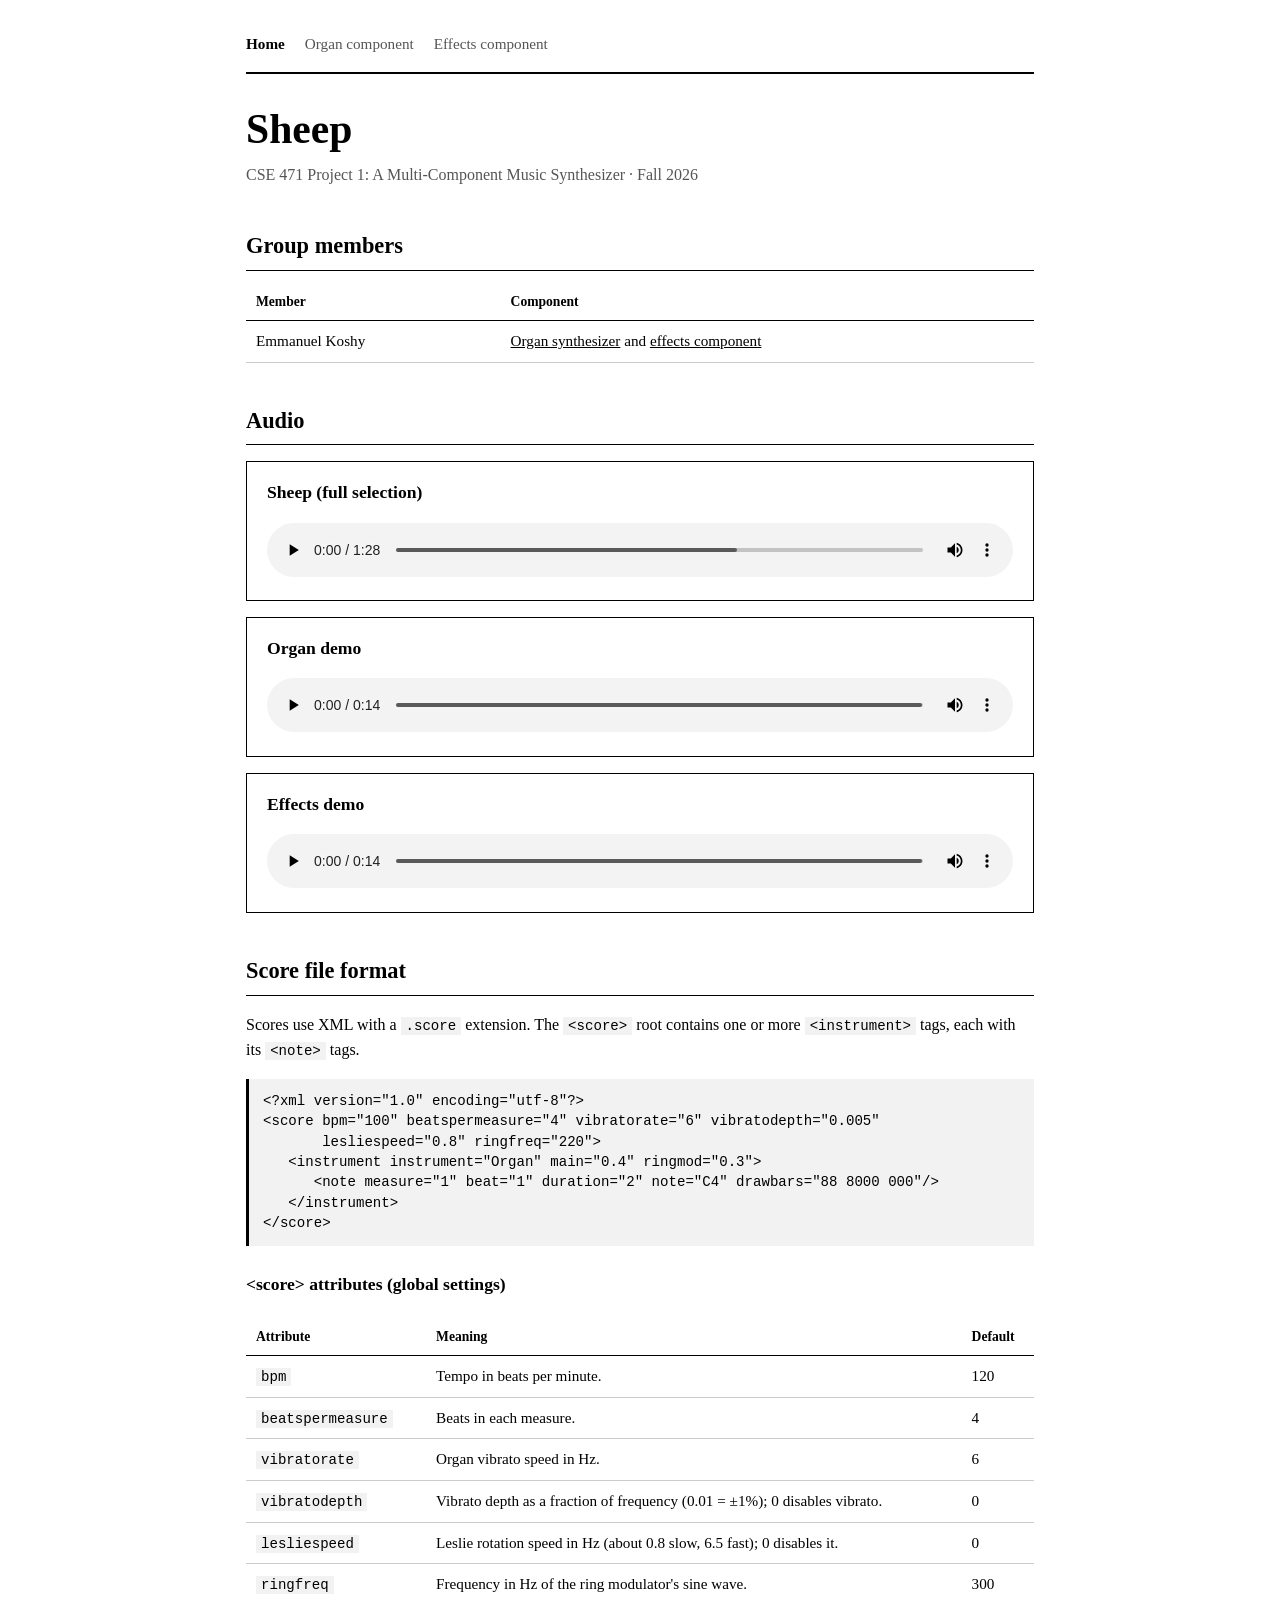
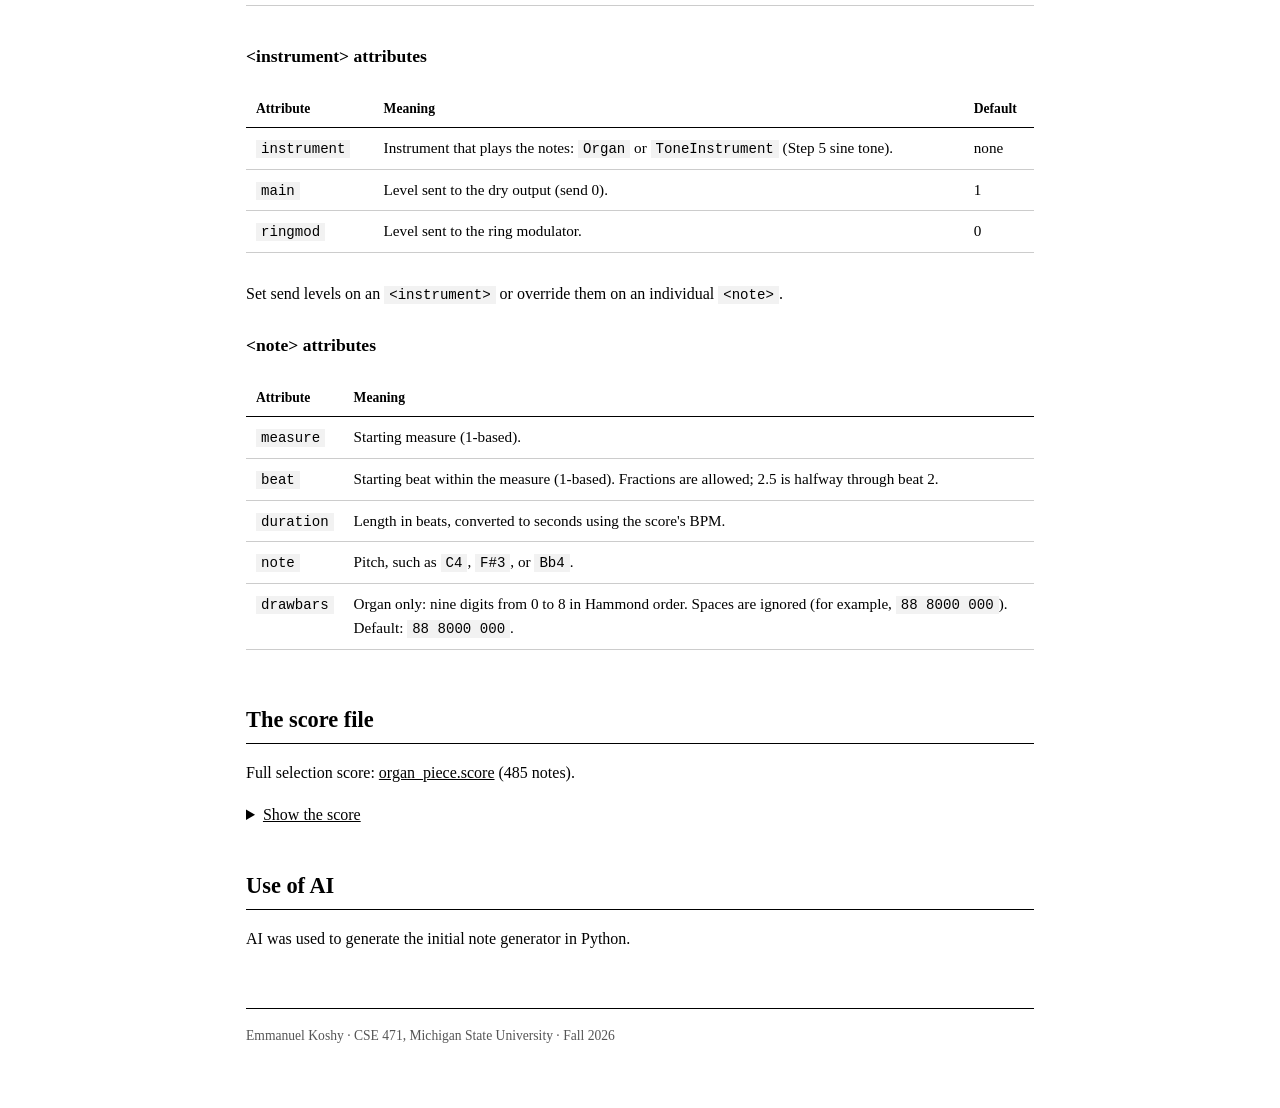
<file: index.html>
<!doctype html>
<html lang="en">
<head>
<meta charset="utf-8">
<meta name="viewport" content="width=device-width, initial-scale=1">
<title>Sheep</title>
<link rel="stylesheet" href="style.css">
</head>
<body>
<div class="wrap">

<nav>
  <a href="index.html" aria-current="page">Home</a>
  <a href="organ.html">Organ component</a>
  <a href="effects.html">Effects component</a>
</nav>

<h1>Sheep</h1>
<p class="sub">CSE 471 Project 1: A Multi-Component Music Synthesizer · Fall 2026</p>

<h2>Group members</h2>
<table>
  <tr><th>Member</th><th>Component</th></tr>
  <tr><td>Emmanuel Koshy</td><td><a href="organ.html">Organ synthesizer</a> and <a href="effects.html">effects component</a></td></tr>
</table>

<h2>Audio</h2>

<div class="card">
  <h3>Sheep (full selection)</h3>
  <audio controls preload="metadata" src="sheep.mp3"></audio>
</div>

<div class="card">
  <h3>Organ demo</h3>
  <audio controls preload="metadata" src="organ_demo.mp3"></audio>
</div>

<div class="card">
  <h3>Effects demo</h3>
  <audio controls preload="metadata" src="effects_demo.mp3"></audio>
</div>

<h2>Score file format</h2>
<p>Scores use XML with a <code>.score</code> extension. The <code>&lt;score&gt;</code> root contains one or more <code>&lt;instrument&gt;</code> tags, each with its <code>&lt;note&gt;</code> tags.</p>

<pre>&lt;?xml version="1.0" encoding="utf-8"?&gt;
&lt;score bpm="100" beatspermeasure="4" vibratorate="6" vibratodepth="0.005"
       lesliespeed="0.8" ringfreq="220"&gt;
   &lt;instrument instrument="Organ" main="0.4" ringmod="0.3"&gt;
      &lt;note measure="1" beat="1" duration="2" note="C4" drawbars="88 8000 000"/&gt;
   &lt;/instrument&gt;
&lt;/score&gt;</pre>

<h3>&lt;score&gt; attributes (global settings)</h3>
<div class="table-scroll">
<table>
  <tr><th>Attribute</th><th>Meaning</th><th>Default</th></tr>
  <tr><td><code>bpm</code></td><td>Tempo in beats per minute.</td><td>120</td></tr>
  <tr><td><code>beatspermeasure</code></td><td>Beats in each measure.</td><td>4</td></tr>
  <tr><td><code>vibratorate</code></td><td>Organ vibrato speed in Hz.</td><td>6</td></tr>
  <tr><td><code>vibratodepth</code></td><td>Vibrato depth as a fraction of frequency (0.01 = ±1%); 0 disables vibrato.</td><td>0</td></tr>
  <tr><td><code>lesliespeed</code></td><td>Leslie rotation speed in Hz (about 0.8 slow, 6.5 fast); 0 disables it.</td><td>0</td></tr>
  <tr><td><code>ringfreq</code></td><td>Frequency in Hz of the ring modulator's sine wave.</td><td>300</td></tr>
</table>
</div>

<h3>&lt;instrument&gt; attributes</h3>
<div class="table-scroll">
<table>
  <tr><th>Attribute</th><th>Meaning</th><th>Default</th></tr>
  <tr><td><code>instrument</code></td><td>Instrument that plays the notes: <code>Organ</code> or <code>ToneInstrument</code> (Step 5 sine tone).</td><td>none</td></tr>
  <tr><td><code>main</code></td><td>Level sent to the dry output (send 0).</td><td>1</td></tr>
  <tr><td><code>ringmod</code></td><td>Level sent to the ring modulator.</td><td>0</td></tr>
</table>
</div>
<p>Set send levels on an <code>&lt;instrument&gt;</code> or override them on an individual <code>&lt;note&gt;</code>.</p>

<h3>&lt;note&gt; attributes</h3>
<div class="table-scroll">
<table>
  <tr><th>Attribute</th><th>Meaning</th></tr>
  <tr><td><code>measure</code></td><td>Starting measure (1-based).</td></tr>
  <tr><td><code>beat</code></td><td>Starting beat within the measure (1-based). Fractions are allowed; 2.5 is halfway through beat 2.</td></tr>
  <tr><td><code>duration</code></td><td>Length in beats, converted to seconds using the score's BPM.</td></tr>
  <tr><td><code>note</code></td><td>Pitch, such as <code>C4</code>, <code>F#3</code>, or <code>Bb4</code>.</td></tr>
  <tr><td><code>drawbars</code></td><td>Organ only: nine digits from 0 to 8 in Hammond order. Spaces are ignored (for example, <code>88 8000 000</code>). Default: <code>88 8000 000</code>.</td></tr>
</table>
</div>

<h2>The score file</h2>
<p>Full selection score: <a href="organ_piece.score" download>organ_piece.score</a> (485 notes).</p>
<details>
  <summary>Show the score</summary>
<pre>&lt;?xml version=&quot;1.0&quot; encoding=&quot;utf-8&quot;?&gt;
&lt;score bpm=&quot;100&quot; beatspermeasure=&quot;4&quot; vibratorate=&quot;6&quot; vibratodepth=&quot;0.005&quot; lesliespeed=&quot;0.8&quot; ringfreq=&quot;220&quot;&gt;
   &lt;instrument instrument=&quot;Organ&quot; main=&quot;0.35&quot;&gt;
      &lt;note measure=&quot;1&quot; beat=&quot;1&quot; duration=&quot;3.9&quot; note=&quot;A3&quot; drawbars=&quot;00 8600 000&quot;/&gt;
      &lt;note measure=&quot;1&quot; beat=&quot;1&quot; duration=&quot;3.9&quot; note=&quot;C4&quot; drawbars=&quot;00 8600 000&quot;/&gt;
      &lt;note measure=&quot;1&quot; beat=&quot;1&quot; duration=&quot;3.9&quot; note=&quot;E4&quot; drawbars=&quot;00 8600 000&quot;/&gt;
      &lt;note measure=&quot;2&quot; beat=&quot;1&quot; duration=&quot;3.9&quot; note=&quot;A3&quot; drawbars=&quot;00 8600 000&quot;/&gt;
      &lt;note measure=&quot;2&quot; beat=&quot;1&quot; duration=&quot;3.9&quot; note=&quot;C4&quot; drawbars=&quot;00 8600 000&quot;/&gt;
      &lt;note measure=&quot;2&quot; beat=&quot;1&quot; duration=&quot;3.9&quot; note=&quot;F4&quot; drawbars=&quot;00 8600 000&quot;/&gt;
      &lt;note measure=&quot;3&quot; beat=&quot;1&quot; duration=&quot;3.9&quot; note=&quot;C4&quot; drawbars=&quot;00 8600 000&quot;/&gt;
      &lt;note measure=&quot;3&quot; beat=&quot;1&quot; duration=&quot;3.9&quot; note=&quot;E4&quot; drawbars=&quot;00 8600 000&quot;/&gt;
      &lt;note measure=&quot;3&quot; beat=&quot;1&quot; duration=&quot;3.9&quot; note=&quot;G3&quot; drawbars=&quot;00 8600 000&quot;/&gt;
      &lt;note measure=&quot;4&quot; beat=&quot;1&quot; duration=&quot;3.9&quot; note=&quot;B3&quot; drawbars=&quot;00 8600 000&quot;/&gt;
      &lt;note measure=&quot;4&quot; beat=&quot;1&quot; duration=&quot;3.9&quot; note=&quot;D4&quot; drawbars=&quot;00 8600 000&quot;/&gt;
      &lt;note measure=&quot;4&quot; beat=&quot;1&quot; duration=&quot;3.9&quot; note=&quot;G3&quot; drawbars=&quot;00 8600 000&quot;/&gt;
      &lt;note measure=&quot;5&quot; beat=&quot;1&quot; duration=&quot;1.9&quot; note=&quot;A3&quot; drawbars=&quot;88 8000 000&quot;/&gt;
      &lt;note measure=&quot;5&quot; beat=&quot;1&quot; duration=&quot;1.9&quot; note=&quot;C4&quot; drawbars=&quot;88 8000 000&quot;/&gt;
      &lt;note measure=&quot;5&quot; beat=&quot;1&quot; duration=&quot;1.9&quot; note=&quot;E4&quot; drawbars=&quot;88 8000 000&quot;/&gt;
      &lt;note measure=&quot;5&quot; beat=&quot;3&quot; duration=&quot;1.9&quot; note=&quot;A3&quot; drawbars=&quot;88 8000 000&quot;/&gt;
      &lt;note measure=&quot;5&quot; beat=&quot;3&quot; duration=&quot;1.9&quot; note=&quot;C4&quot; drawbars=&quot;88 8000 000&quot;/&gt;
      &lt;note measure=&quot;5&quot; beat=&quot;3&quot; duration=&quot;1.9&quot; note=&quot;E4&quot; drawbars=&quot;88 8000 000&quot;/&gt;
      &lt;note measure=&quot;6&quot; beat=&quot;1&quot; duration=&quot;1.9&quot; note=&quot;A3&quot; drawbars=&quot;88 8000 000&quot;/&gt;
      &lt;note measure=&quot;6&quot; beat=&quot;1&quot; duration=&quot;1.9&quot; note=&quot;C4&quot; drawbars=&quot;88 8000 000&quot;/&gt;
      &lt;note measure=&quot;6&quot; beat=&quot;1&quot; duration=&quot;1.9&quot; note=&quot;F4&quot; drawbars=&quot;88 8000 000&quot;/&gt;
      &lt;note measure=&quot;6&quot; beat=&quot;3&quot; duration=&quot;1.9&quot; note=&quot;A3&quot; drawbars=&quot;88 8000 000&quot;/&gt;
      &lt;note measure=&quot;6&quot; beat=&quot;3&quot; duration=&quot;1.9&quot; note=&quot;C4&quot; drawbars=&quot;88 8000 000&quot;/&gt;
      &lt;note measure=&quot;6&quot; beat=&quot;3&quot; duration=&quot;1.9&quot; note=&quot;F4&quot; drawbars=&quot;88 8000 000&quot;/&gt;
      &lt;note measure=&quot;7&quot; beat=&quot;1&quot; duration=&quot;1.9&quot; note=&quot;C4&quot; drawbars=&quot;88 8000 000&quot;/&gt;
      &lt;note measure=&quot;7&quot; beat=&quot;1&quot; duration=&quot;1.9&quot; note=&quot;E4&quot; drawbars=&quot;88 8000 000&quot;/&gt;
      &lt;note measure=&quot;7&quot; beat=&quot;1&quot; duration=&quot;1.9&quot; note=&quot;G3&quot; drawbars=&quot;88 8000 000&quot;/&gt;
      &lt;note measure=&quot;7&quot; beat=&quot;3&quot; duration=&quot;1.9&quot; note=&quot;C4&quot; drawbars=&quot;88 8000 000&quot;/&gt;
      &lt;note measure=&quot;7&quot; beat=&quot;3&quot; duration=&quot;1.9&quot; note=&quot;E4&quot; drawbars=&quot;88 8000 000&quot;/&gt;
      &lt;note measure=&quot;7&quot; beat=&quot;3&quot; duration=&quot;1.9&quot; note=&quot;G3&quot; drawbars=&quot;88 8000 000&quot;/&gt;
      &lt;note measure=&quot;8&quot; beat=&quot;1&quot; duration=&quot;1.9&quot; note=&quot;B3&quot; drawbars=&quot;88 8000 000&quot;/&gt;
      &lt;note measure=&quot;8&quot; beat=&quot;1&quot; duration=&quot;1.9&quot; note=&quot;D4&quot; drawbars=&quot;88 8000 000&quot;/&gt;
      &lt;note measure=&quot;8&quot; beat=&quot;1&quot; duration=&quot;1.9&quot; note=&quot;G3&quot; drawbars=&quot;88 8000 000&quot;/&gt;
      &lt;note measure=&quot;8&quot; beat=&quot;3&quot; duration=&quot;1.9&quot; note=&quot;B3&quot; drawbars=&quot;88 8000 000&quot;/&gt;
      &lt;note measure=&quot;8&quot; beat=&quot;3&quot; duration=&quot;1.9&quot; note=&quot;D4&quot; drawbars=&quot;88 8000 000&quot;/&gt;
      &lt;note measure=&quot;8&quot; beat=&quot;3&quot; duration=&quot;1.9&quot; note=&quot;G3&quot; drawbars=&quot;88 8000 000&quot;/&gt;
      &lt;note measure=&quot;9&quot; beat=&quot;1&quot; duration=&quot;1.9&quot; note=&quot;A3&quot; drawbars=&quot;88 8000 000&quot;/&gt;
      &lt;note measure=&quot;9&quot; beat=&quot;1&quot; duration=&quot;1.9&quot; note=&quot;C4&quot; drawbars=&quot;88 8000 000&quot;/&gt;
      &lt;note measure=&quot;9&quot; beat=&quot;1&quot; duration=&quot;1.9&quot; note=&quot;E4&quot; drawbars=&quot;88 8000 000&quot;/&gt;
      &lt;note measure=&quot;9&quot; beat=&quot;3&quot; duration=&quot;1.9&quot; note=&quot;A3&quot; drawbars=&quot;88 8000 000&quot;/&gt;
      &lt;note measure=&quot;9&quot; beat=&quot;3&quot; duration=&quot;1.9&quot; note=&quot;C4&quot; drawbars=&quot;88 8000 000&quot;/&gt;
      &lt;note measure=&quot;9&quot; beat=&quot;3&quot; duration=&quot;1.9&quot; note=&quot;E4&quot; drawbars=&quot;88 8000 000&quot;/&gt;
      &lt;note measure=&quot;10&quot; beat=&quot;1&quot; duration=&quot;1.9&quot; note=&quot;A3&quot; drawbars=&quot;88 8000 000&quot;/&gt;
      &lt;note measure=&quot;10&quot; beat=&quot;1&quot; duration=&quot;1.9&quot; note=&quot;C4&quot; drawbars=&quot;88 8000 000&quot;/&gt;
      &lt;note measure=&quot;10&quot; beat=&quot;1&quot; duration=&quot;1.9&quot; note=&quot;F4&quot; drawbars=&quot;88 8000 000&quot;/&gt;
      &lt;note measure=&quot;10&quot; beat=&quot;3&quot; duration=&quot;1.9&quot; note=&quot;A3&quot; drawbars=&quot;88 8000 000&quot;/&gt;
      &lt;note measure=&quot;10&quot; beat=&quot;3&quot; duration=&quot;1.9&quot; note=&quot;C4&quot; drawbars=&quot;88 8000 000&quot;/&gt;
      &lt;note measure=&quot;10&quot; beat=&quot;3&quot; duration=&quot;1.9&quot; note=&quot;F4&quot; drawbars=&quot;88 8000 000&quot;/&gt;
      &lt;note measure=&quot;11&quot; beat=&quot;1&quot; duration=&quot;1.9&quot; note=&quot;C4&quot; drawbars=&quot;88 8000 000&quot;/&gt;
      &lt;note measure=&quot;11&quot; beat=&quot;1&quot; duration=&quot;1.9&quot; note=&quot;E4&quot; drawbars=&quot;88 8000 000&quot;/&gt;
      &lt;note measure=&quot;11&quot; beat=&quot;1&quot; duration=&quot;1.9&quot; note=&quot;G3&quot; drawbars=&quot;88 8000 000&quot;/&gt;
      &lt;note measure=&quot;11&quot; beat=&quot;3&quot; duration=&quot;1.9&quot; note=&quot;C4&quot; drawbars=&quot;88 8000 000&quot;/&gt;
      &lt;note measure=&quot;11&quot; beat=&quot;3&quot; duration=&quot;1.9&quot; note=&quot;E4&quot; drawbars=&quot;88 8000 000&quot;/&gt;
      &lt;note measure=&quot;11&quot; beat=&quot;3&quot; duration=&quot;1.9&quot; note=&quot;G3&quot; drawbars=&quot;88 8000 000&quot;/&gt;
      &lt;note measure=&quot;12&quot; beat=&quot;1&quot; duration=&quot;1.9&quot; note=&quot;B3&quot; drawbars=&quot;88 8000 000&quot;/&gt;
      &lt;note measure=&quot;12&quot; beat=&quot;1&quot; duration=&quot;1.9&quot; note=&quot;D4&quot; drawbars=&quot;88 8000 000&quot;/&gt;
      &lt;note measure=&quot;12&quot; beat=&quot;1&quot; duration=&quot;1.9&quot; note=&quot;G3&quot; drawbars=&quot;88 8000 000&quot;/&gt;
      &lt;note measure=&quot;12&quot; beat=&quot;3&quot; duration=&quot;1.9&quot; note=&quot;B3&quot; drawbars=&quot;88 8000 000&quot;/&gt;
      &lt;note measure=&quot;12&quot; beat=&quot;3&quot; duration=&quot;1.9&quot; note=&quot;D4&quot; drawbars=&quot;88 8000 000&quot;/&gt;
      &lt;note measure=&quot;12&quot; beat=&quot;3&quot; duration=&quot;1.9&quot; note=&quot;G3&quot; drawbars=&quot;88 8000 000&quot;/&gt;
      &lt;note measure=&quot;13&quot; beat=&quot;1&quot; duration=&quot;0.9&quot; note=&quot;A3&quot; drawbars=&quot;68 8600 000&quot;/&gt;
      &lt;note measure=&quot;13&quot; beat=&quot;1&quot; duration=&quot;0.9&quot; note=&quot;C4&quot; drawbars=&quot;68 8600 000&quot;/&gt;
      &lt;note measure=&quot;13&quot; beat=&quot;1&quot; duration=&quot;0.9&quot; note=&quot;E4&quot; drawbars=&quot;68 8600 000&quot;/&gt;
      &lt;note measure=&quot;13&quot; beat=&quot;2.5&quot; duration=&quot;1.4&quot; note=&quot;A3&quot; drawbars=&quot;68 8600 000&quot;/&gt;
      &lt;note measure=&quot;13&quot; beat=&quot;2.5&quot; duration=&quot;1.4&quot; note=&quot;C4&quot; drawbars=&quot;68 8600 000&quot;/&gt;
      &lt;note measure=&quot;13&quot; beat=&quot;2.5&quot; duration=&quot;1.4&quot; note=&quot;E4&quot; drawbars=&quot;68 8600 000&quot;/&gt;
      &lt;note measure=&quot;13&quot; beat=&quot;4&quot; duration=&quot;0.9&quot; note=&quot;A3&quot; drawbars=&quot;68 8600 000&quot;/&gt;
      &lt;note measure=&quot;13&quot; beat=&quot;4&quot; duration=&quot;0.9&quot; note=&quot;C4&quot; drawbars=&quot;68 8600 000&quot;/&gt;
      &lt;note measure=&quot;13&quot; beat=&quot;4&quot; duration=&quot;0.9&quot; note=&quot;E4&quot; drawbars=&quot;68 8600 000&quot;/&gt;
      &lt;note measure=&quot;14&quot; beat=&quot;1&quot; duration=&quot;0.9&quot; note=&quot;A3&quot; drawbars=&quot;68 8600 000&quot;/&gt;
      &lt;note measure=&quot;14&quot; beat=&quot;1&quot; duration=&quot;0.9&quot; note=&quot;C4&quot; drawbars=&quot;68 8600 000&quot;/&gt;
      &lt;note measure=&quot;14&quot; beat=&quot;1&quot; duration=&quot;0.9&quot; note=&quot;F4&quot; drawbars=&quot;68 8600 000&quot;/&gt;
      &lt;note measure=&quot;14&quot; beat=&quot;2.5&quot; duration=&quot;1.4&quot; note=&quot;A3&quot; drawbars=&quot;68 8600 000&quot;/&gt;
      &lt;note measure=&quot;14&quot; beat=&quot;2.5&quot; duration=&quot;1.4&quot; note=&quot;C4&quot; drawbars=&quot;68 8600 000&quot;/&gt;
      &lt;note measure=&quot;14&quot; beat=&quot;2.5&quot; duration=&quot;1.4&quot; note=&quot;F4&quot; drawbars=&quot;68 8600 000&quot;/&gt;
      &lt;note measure=&quot;14&quot; beat=&quot;4&quot; duration=&quot;0.9&quot; note=&quot;A3&quot; drawbars=&quot;68 8600 000&quot;/&gt;
      &lt;note measure=&quot;14&quot; beat=&quot;4&quot; duration=&quot;0.9&quot; note=&quot;C4&quot; drawbars=&quot;68 8600 000&quot;/&gt;
      &lt;note measure=&quot;14&quot; beat=&quot;4&quot; duration=&quot;0.9&quot; note=&quot;F4&quot; drawbars=&quot;68 8600 000&quot;/&gt;
      &lt;note measure=&quot;15&quot; beat=&quot;1&quot; duration=&quot;0.9&quot; note=&quot;C4&quot; drawbars=&quot;68 8600 000&quot;/&gt;
      &lt;note measure=&quot;15&quot; beat=&quot;1&quot; duration=&quot;0.9&quot; note=&quot;E4&quot; drawbars=&quot;68 8600 000&quot;/&gt;
      &lt;note measure=&quot;15&quot; beat=&quot;1&quot; duration=&quot;0.9&quot; note=&quot;G3&quot; drawbars=&quot;68 8600 000&quot;/&gt;
      &lt;note measure=&quot;15&quot; beat=&quot;2.5&quot; duration=&quot;1.4&quot; note=&quot;C4&quot; drawbars=&quot;68 8600 000&quot;/&gt;
      &lt;note measure=&quot;15&quot; beat=&quot;2.5&quot; duration=&quot;1.4&quot; note=&quot;E4&quot; drawbars=&quot;68 8600 000&quot;/&gt;
      &lt;note measure=&quot;15&quot; beat=&quot;2.5&quot; duration=&quot;1.4&quot; note=&quot;G3&quot; drawbars=&quot;68 8600 000&quot;/&gt;
      &lt;note measure=&quot;15&quot; beat=&quot;4&quot; duration=&quot;0.9&quot; note=&quot;C4&quot; drawbars=&quot;68 8600 000&quot;/&gt;
      &lt;note measure=&quot;15&quot; beat=&quot;4&quot; duration=&quot;0.9&quot; note=&quot;E4&quot; drawbars=&quot;68 8600 000&quot;/&gt;
      &lt;note measure=&quot;15&quot; beat=&quot;4&quot; duration=&quot;0.9&quot; note=&quot;G3&quot; drawbars=&quot;68 8600 000&quot;/&gt;
      &lt;note measure=&quot;16&quot; beat=&quot;1&quot; duration=&quot;0.9&quot; note=&quot;B3&quot; drawbars=&quot;68 8600 000&quot;/&gt;
      &lt;note measure=&quot;16&quot; beat=&quot;1&quot; duration=&quot;0.9&quot; note=&quot;D4&quot; drawbars=&quot;68 8600 000&quot;/&gt;
      &lt;note measure=&quot;16&quot; beat=&quot;1&quot; duration=&quot;0.9&quot; note=&quot;G3&quot; drawbars=&quot;68 8600 000&quot;/&gt;
      &lt;note measure=&quot;16&quot; beat=&quot;2.5&quot; duration=&quot;1.4&quot; note=&quot;B3&quot; drawbars=&quot;68 8600 000&quot;/&gt;
      &lt;note measure=&quot;16&quot; beat=&quot;2.5&quot; duration=&quot;1.4&quot; note=&quot;D4&quot; drawbars=&quot;68 8600 000&quot;/&gt;
      &lt;note measure=&quot;16&quot; beat=&quot;2.5&quot; duration=&quot;1.4&quot; note=&quot;G3&quot; drawbars=&quot;68 8600 000&quot;/&gt;
      &lt;note measure=&quot;16&quot; beat=&quot;4&quot; duration=&quot;0.9&quot; note=&quot;B3&quot; drawbars=&quot;68 8600 000&quot;/&gt;
      &lt;note measure=&quot;16&quot; beat=&quot;4&quot; duration=&quot;0.9&quot; note=&quot;D4&quot; drawbars=&quot;68 8600 000&quot;/&gt;
      &lt;note measure=&quot;16&quot; beat=&quot;4&quot; duration=&quot;0.9&quot; note=&quot;G3&quot; drawbars=&quot;68 8600 000&quot;/&gt;
      &lt;note measure=&quot;17&quot; beat=&quot;1&quot; duration=&quot;0.9&quot; note=&quot;A3&quot; drawbars=&quot;68 8600 000&quot;/&gt;
      &lt;note measure=&quot;17&quot; beat=&quot;1&quot; duration=&quot;0.9&quot; note=&quot;C4&quot; drawbars=&quot;68 8600 000&quot;/&gt;
      &lt;note measure=&quot;17&quot; beat=&quot;1&quot; duration=&quot;0.9&quot; note=&quot;E4&quot; drawbars=&quot;68 8600 000&quot;/&gt;
      &lt;note measure=&quot;17&quot; beat=&quot;2.5&quot; duration=&quot;1.4&quot; note=&quot;A3&quot; drawbars=&quot;68 8600 000&quot;/&gt;
      &lt;note measure=&quot;17&quot; beat=&quot;2.5&quot; duration=&quot;1.4&quot; note=&quot;C4&quot; drawbars=&quot;68 8600 000&quot;/&gt;
      &lt;note measure=&quot;17&quot; beat=&quot;2.5&quot; duration=&quot;1.4&quot; note=&quot;E4&quot; drawbars=&quot;68 8600 000&quot;/&gt;
      &lt;note measure=&quot;17&quot; beat=&quot;4&quot; duration=&quot;0.9&quot; note=&quot;A3&quot; drawbars=&quot;68 8600 000&quot;/&gt;
      &lt;note measure=&quot;17&quot; beat=&quot;4&quot; duration=&quot;0.9&quot; note=&quot;C4&quot; drawbars=&quot;68 8600 000&quot;/&gt;
      &lt;note measure=&quot;17&quot; beat=&quot;4&quot; duration=&quot;0.9&quot; note=&quot;E4&quot; drawbars=&quot;68 8600 000&quot;/&gt;
      &lt;note measure=&quot;18&quot; beat=&quot;1&quot; duration=&quot;0.9&quot; note=&quot;A3&quot; drawbars=&quot;68 8600 000&quot;/&gt;
      &lt;note measure=&quot;18&quot; beat=&quot;1&quot; duration=&quot;0.9&quot; note=&quot;C4&quot; drawbars=&quot;68 8600 000&quot;/&gt;
      &lt;note measure=&quot;18&quot; beat=&quot;1&quot; duration=&quot;0.9&quot; note=&quot;F4&quot; drawbars=&quot;68 8600 000&quot;/&gt;
      &lt;note measure=&quot;18&quot; beat=&quot;2.5&quot; duration=&quot;1.4&quot; note=&quot;A3&quot; drawbars=&quot;68 8600 000&quot;/&gt;
      &lt;note measure=&quot;18&quot; beat=&quot;2.5&quot; duration=&quot;1.4&quot; note=&quot;C4&quot; drawbars=&quot;68 8600 000&quot;/&gt;
      &lt;note measure=&quot;18&quot; beat=&quot;2.5&quot; duration=&quot;1.4&quot; note=&quot;F4&quot; drawbars=&quot;68 8600 000&quot;/&gt;
      &lt;note measure=&quot;18&quot; beat=&quot;4&quot; duration=&quot;0.9&quot; note=&quot;A3&quot; drawbars=&quot;68 8600 000&quot;/&gt;
      &lt;note measure=&quot;18&quot; beat=&quot;4&quot; duration=&quot;0.9&quot; note=&quot;C4&quot; drawbars=&quot;68 8600 000&quot;/&gt;
      &lt;note measure=&quot;18&quot; beat=&quot;4&quot; duration=&quot;0.9&quot; note=&quot;F4&quot; drawbars=&quot;68 8600 000&quot;/&gt;
      &lt;note measure=&quot;19&quot; beat=&quot;1&quot; duration=&quot;0.9&quot; note=&quot;C4&quot; drawbars=&quot;68 8600 000&quot;/&gt;
      &lt;note measure=&quot;19&quot; beat=&quot;1&quot; duration=&quot;0.9&quot; note=&quot;E4&quot; drawbars=&quot;68 8600 000&quot;/&gt;
      &lt;note measure=&quot;19&quot; beat=&quot;1&quot; duration=&quot;0.9&quot; note=&quot;G3&quot; drawbars=&quot;68 8600 000&quot;/&gt;
      &lt;note measure=&quot;19&quot; beat=&quot;2.5&quot; duration=&quot;1.4&quot; note=&quot;C4&quot; drawbars=&quot;68 8600 000&quot;/&gt;
      &lt;note measure=&quot;19&quot; beat=&quot;2.5&quot; duration=&quot;1.4&quot; note=&quot;E4&quot; drawbars=&quot;68 8600 000&quot;/&gt;
      &lt;note measure=&quot;19&quot; beat=&quot;2.5&quot; duration=&quot;1.4&quot; note=&quot;G3&quot; drawbars=&quot;68 8600 000&quot;/&gt;
      &lt;note measure=&quot;19&quot; beat=&quot;4&quot; duration=&quot;0.9&quot; note=&quot;C4&quot; drawbars=&quot;68 8600 000&quot;/&gt;
      &lt;note measure=&quot;19&quot; beat=&quot;4&quot; duration=&quot;0.9&quot; note=&quot;E4&quot; drawbars=&quot;68 8600 000&quot;/&gt;
      &lt;note measure=&quot;19&quot; beat=&quot;4&quot; duration=&quot;0.9&quot; note=&quot;G3&quot; drawbars=&quot;68 8600 000&quot;/&gt;
      &lt;note measure=&quot;20&quot; beat=&quot;1&quot; duration=&quot;0.9&quot; note=&quot;B3&quot; drawbars=&quot;68 8600 000&quot;/&gt;
      &lt;note measure=&quot;20&quot; beat=&quot;1&quot; duration=&quot;0.9&quot; note=&quot;D4&quot; drawbars=&quot;68 8600 000&quot;/&gt;
      &lt;note measure=&quot;20&quot; beat=&quot;1&quot; duration=&quot;0.9&quot; note=&quot;G3&quot; drawbars=&quot;68 8600 000&quot;/&gt;
      &lt;note measure=&quot;20&quot; beat=&quot;2.5&quot; duration=&quot;1.4&quot; note=&quot;B3&quot; drawbars=&quot;68 8600 000&quot;/&gt;
      &lt;note measure=&quot;20&quot; beat=&quot;2.5&quot; duration=&quot;1.4&quot; note=&quot;D4&quot; drawbars=&quot;68 8600 000&quot;/&gt;
      &lt;note measure=&quot;20&quot; beat=&quot;2.5&quot; duration=&quot;1.4&quot; note=&quot;G3&quot; drawbars=&quot;68 8600 000&quot;/&gt;
      &lt;note measure=&quot;20&quot; beat=&quot;4&quot; duration=&quot;0.9&quot; note=&quot;B3&quot; drawbars=&quot;68 8600 000&quot;/&gt;
      &lt;note measure=&quot;20&quot; beat=&quot;4&quot; duration=&quot;0.9&quot; note=&quot;D4&quot; drawbars=&quot;68 8600 000&quot;/&gt;
      &lt;note measure=&quot;20&quot; beat=&quot;4&quot; duration=&quot;0.9&quot; note=&quot;G3&quot; drawbars=&quot;68 8600 000&quot;/&gt;
      &lt;note measure=&quot;21&quot; beat=&quot;1&quot; duration=&quot;1.9&quot; note=&quot;A3&quot; drawbars=&quot;88 8888 888&quot;/&gt;
      &lt;note measure=&quot;21&quot; beat=&quot;1&quot; duration=&quot;1.9&quot; note=&quot;C4&quot; drawbars=&quot;88 8888 888&quot;/&gt;
      &lt;note measure=&quot;21&quot; beat=&quot;1&quot; duration=&quot;1.9&quot; note=&quot;E4&quot; drawbars=&quot;88 8888 888&quot;/&gt;
      &lt;note measure=&quot;21&quot; beat=&quot;3&quot; duration=&quot;1.9&quot; note=&quot;A3&quot; drawbars=&quot;88 8888 888&quot;/&gt;
      &lt;note measure=&quot;21&quot; beat=&quot;3&quot; duration=&quot;1.9&quot; note=&quot;C4&quot; drawbars=&quot;88 8888 888&quot;/&gt;
      &lt;note measure=&quot;21&quot; beat=&quot;3&quot; duration=&quot;1.9&quot; note=&quot;E4&quot; drawbars=&quot;88 8888 888&quot;/&gt;
      &lt;note measure=&quot;22&quot; beat=&quot;1&quot; duration=&quot;1.9&quot; note=&quot;A3&quot; drawbars=&quot;88 8888 888&quot;/&gt;
      &lt;note measure=&quot;22&quot; beat=&quot;1&quot; duration=&quot;1.9&quot; note=&quot;C4&quot; drawbars=&quot;88 8888 888&quot;/&gt;
      &lt;note measure=&quot;22&quot; beat=&quot;1&quot; duration=&quot;1.9&quot; note=&quot;F4&quot; drawbars=&quot;88 8888 888&quot;/&gt;
      &lt;note measure=&quot;22&quot; beat=&quot;3&quot; duration=&quot;1.9&quot; note=&quot;A3&quot; drawbars=&quot;88 8888 888&quot;/&gt;
      &lt;note measure=&quot;22&quot; beat=&quot;3&quot; duration=&quot;1.9&quot; note=&quot;C4&quot; drawbars=&quot;88 8888 888&quot;/&gt;
      &lt;note measure=&quot;22&quot; beat=&quot;3&quot; duration=&quot;1.9&quot; note=&quot;F4&quot; drawbars=&quot;88 8888 888&quot;/&gt;
      &lt;note measure=&quot;23&quot; beat=&quot;1&quot; duration=&quot;1.9&quot; note=&quot;C4&quot; drawbars=&quot;88 8888 888&quot;/&gt;
      &lt;note measure=&quot;23&quot; beat=&quot;1&quot; duration=&quot;1.9&quot; note=&quot;E4&quot; drawbars=&quot;88 8888 888&quot;/&gt;
      &lt;note measure=&quot;23&quot; beat=&quot;1&quot; duration=&quot;1.9&quot; note=&quot;G3&quot; drawbars=&quot;88 8888 888&quot;/&gt;
      &lt;note measure=&quot;23&quot; beat=&quot;3&quot; duration=&quot;1.9&quot; note=&quot;C4&quot; drawbars=&quot;88 8888 888&quot;/&gt;
      &lt;note measure=&quot;23&quot; beat=&quot;3&quot; duration=&quot;1.9&quot; note=&quot;E4&quot; drawbars=&quot;88 8888 888&quot;/&gt;
      &lt;note measure=&quot;23&quot; beat=&quot;3&quot; duration=&quot;1.9&quot; note=&quot;G3&quot; drawbars=&quot;88 8888 888&quot;/&gt;
      &lt;note measure=&quot;24&quot; beat=&quot;1&quot; duration=&quot;1.9&quot; note=&quot;B3&quot; drawbars=&quot;88 8888 888&quot;/&gt;
      &lt;note measure=&quot;24&quot; beat=&quot;1&quot; duration=&quot;1.9&quot; note=&quot;D4&quot; drawbars=&quot;88 8888 888&quot;/&gt;
      &lt;note measure=&quot;24&quot; beat=&quot;1&quot; duration=&quot;1.9&quot; note=&quot;G3&quot; drawbars=&quot;88 8888 888&quot;/&gt;
      &lt;note measure=&quot;24&quot; beat=&quot;3&quot; duration=&quot;1.9&quot; note=&quot;B3&quot; drawbars=&quot;88 8888 888&quot;/&gt;
      &lt;note measure=&quot;24&quot; beat=&quot;3&quot; duration=&quot;1.9&quot; note=&quot;D4&quot; drawbars=&quot;88 8888 888&quot;/&gt;
      &lt;note measure=&quot;24&quot; beat=&quot;3&quot; duration=&quot;1.9&quot; note=&quot;G3&quot; drawbars=&quot;88 8888 888&quot;/&gt;
      &lt;note measure=&quot;25&quot; beat=&quot;1&quot; duration=&quot;1.9&quot; note=&quot;A3&quot; drawbars=&quot;88 8888 888&quot;/&gt;
      &lt;note measure=&quot;25&quot; beat=&quot;1&quot; duration=&quot;1.9&quot; note=&quot;C4&quot; drawbars=&quot;88 8888 888&quot;/&gt;
      &lt;note measure=&quot;25&quot; beat=&quot;1&quot; duration=&quot;1.9&quot; note=&quot;E4&quot; drawbars=&quot;88 8888 888&quot;/&gt;
      &lt;note measure=&quot;25&quot; beat=&quot;3&quot; duration=&quot;1.9&quot; note=&quot;A3&quot; drawbars=&quot;88 8888 888&quot;/&gt;
      &lt;note measure=&quot;25&quot; beat=&quot;3&quot; duration=&quot;1.9&quot; note=&quot;C4&quot; drawbars=&quot;88 8888 888&quot;/&gt;
      &lt;note measure=&quot;25&quot; beat=&quot;3&quot; duration=&quot;1.9&quot; note=&quot;E4&quot; drawbars=&quot;88 8888 888&quot;/&gt;
      &lt;note measure=&quot;26&quot; beat=&quot;1&quot; duration=&quot;1.9&quot; note=&quot;A3&quot; drawbars=&quot;88 8888 888&quot;/&gt;
      &lt;note measure=&quot;26&quot; beat=&quot;1&quot; duration=&quot;1.9&quot; note=&quot;C4&quot; drawbars=&quot;88 8888 888&quot;/&gt;
      &lt;note measure=&quot;26&quot; beat=&quot;1&quot; duration=&quot;1.9&quot; note=&quot;F4&quot; drawbars=&quot;88 8888 888&quot;/&gt;
      &lt;note measure=&quot;26&quot; beat=&quot;3&quot; duration=&quot;1.9&quot; note=&quot;A3&quot; drawbars=&quot;88 8888 888&quot;/&gt;
      &lt;note measure=&quot;26&quot; beat=&quot;3&quot; duration=&quot;1.9&quot; note=&quot;C4&quot; drawbars=&quot;88 8888 888&quot;/&gt;
      &lt;note measure=&quot;26&quot; beat=&quot;3&quot; duration=&quot;1.9&quot; note=&quot;F4&quot; drawbars=&quot;88 8888 888&quot;/&gt;
      &lt;note measure=&quot;27&quot; beat=&quot;1&quot; duration=&quot;1.9&quot; note=&quot;C4&quot; drawbars=&quot;88 8888 888&quot;/&gt;
      &lt;note measure=&quot;27&quot; beat=&quot;1&quot; duration=&quot;1.9&quot; note=&quot;E4&quot; drawbars=&quot;88 8888 888&quot;/&gt;
      &lt;note measure=&quot;27&quot; beat=&quot;1&quot; duration=&quot;1.9&quot; note=&quot;G3&quot; drawbars=&quot;88 8888 888&quot;/&gt;
      &lt;note measure=&quot;27&quot; beat=&quot;3&quot; duration=&quot;1.9&quot; note=&quot;C4&quot; drawbars=&quot;88 8888 888&quot;/&gt;
      &lt;note measure=&quot;27&quot; beat=&quot;3&quot; duration=&quot;1.9&quot; note=&quot;E4&quot; drawbars=&quot;88 8888 888&quot;/&gt;
      &lt;note measure=&quot;27&quot; beat=&quot;3&quot; duration=&quot;1.9&quot; note=&quot;G3&quot; drawbars=&quot;88 8888 888&quot;/&gt;
      &lt;note measure=&quot;28&quot; beat=&quot;1&quot; duration=&quot;1.9&quot; note=&quot;B3&quot; drawbars=&quot;88 8888 888&quot;/&gt;
      &lt;note measure=&quot;28&quot; beat=&quot;1&quot; duration=&quot;1.9&quot; note=&quot;D4&quot; drawbars=&quot;88 8888 888&quot;/&gt;
      &lt;note measure=&quot;28&quot; beat=&quot;1&quot; duration=&quot;1.9&quot; note=&quot;G3&quot; drawbars=&quot;88 8888 888&quot;/&gt;
      &lt;note measure=&quot;28&quot; beat=&quot;3&quot; duration=&quot;1.9&quot; note=&quot;B3&quot; drawbars=&quot;88 8888 888&quot;/&gt;
      &lt;note measure=&quot;28&quot; beat=&quot;3&quot; duration=&quot;1.9&quot; note=&quot;D4&quot; drawbars=&quot;88 8888 888&quot;/&gt;
      &lt;note measure=&quot;28&quot; beat=&quot;3&quot; duration=&quot;1.9&quot; note=&quot;G3&quot; drawbars=&quot;88 8888 888&quot;/&gt;
      &lt;note measure=&quot;29&quot; beat=&quot;1&quot; duration=&quot;3.9&quot; note=&quot;A3&quot; drawbars=&quot;00 8600 000&quot;/&gt;
      &lt;note measure=&quot;29&quot; beat=&quot;1&quot; duration=&quot;3.9&quot; note=&quot;C4&quot; drawbars=&quot;00 8600 000&quot;/&gt;
      &lt;note measure=&quot;29&quot; beat=&quot;1&quot; duration=&quot;3.9&quot; note=&quot;E4&quot; drawbars=&quot;00 8600 000&quot;/&gt;
      &lt;note measure=&quot;30&quot; beat=&quot;1&quot; duration=&quot;3.9&quot; note=&quot;A3&quot; drawbars=&quot;00 8600 000&quot;/&gt;
      &lt;note measure=&quot;30&quot; beat=&quot;1&quot; duration=&quot;3.9&quot; note=&quot;C4&quot; drawbars=&quot;00 8600 000&quot;/&gt;
      &lt;note measure=&quot;30&quot; beat=&quot;1&quot; duration=&quot;3.9&quot; note=&quot;F4&quot; drawbars=&quot;00 8600 000&quot;/&gt;
      &lt;note measure=&quot;31&quot; beat=&quot;1&quot; duration=&quot;3.9&quot; note=&quot;C4&quot; drawbars=&quot;00 8600 000&quot;/&gt;
      &lt;note measure=&quot;31&quot; beat=&quot;1&quot; duration=&quot;3.9&quot; note=&quot;E4&quot; drawbars=&quot;00 8600 000&quot;/&gt;
      &lt;note measure=&quot;31&quot; beat=&quot;1&quot; duration=&quot;3.9&quot; note=&quot;G3&quot; drawbars=&quot;00 8600 000&quot;/&gt;
      &lt;note measure=&quot;32&quot; beat=&quot;1&quot; duration=&quot;3.9&quot; note=&quot;B3&quot; drawbars=&quot;00 8600 000&quot;/&gt;
      &lt;note measure=&quot;32&quot; beat=&quot;1&quot; duration=&quot;3.9&quot; note=&quot;D4&quot; drawbars=&quot;00 8600 000&quot;/&gt;
      &lt;note measure=&quot;32&quot; beat=&quot;1&quot; duration=&quot;3.9&quot; note=&quot;G3&quot; drawbars=&quot;00 8600 000&quot;/&gt;
      &lt;note measure=&quot;33&quot; beat=&quot;1&quot; duration=&quot;4&quot; note=&quot;A3&quot; drawbars=&quot;00 8600 000&quot;/&gt;
      &lt;note measure=&quot;33&quot; beat=&quot;1&quot; duration=&quot;4&quot; note=&quot;C4&quot; drawbars=&quot;00 8600 000&quot;/&gt;
      &lt;note measure=&quot;33&quot; beat=&quot;1&quot; duration=&quot;4&quot; note=&quot;E4&quot; drawbars=&quot;00 8600 000&quot;/&gt;
   &lt;/instrument&gt;
   &lt;instrument instrument=&quot;Organ&quot; main=&quot;0.55&quot;&gt;
      &lt;note measure=&quot;5&quot; beat=&quot;1&quot; duration=&quot;0.9&quot; note=&quot;A2&quot; drawbars=&quot;80 8000 000&quot;/&gt;
      &lt;note measure=&quot;5&quot; beat=&quot;2&quot; duration=&quot;0.9&quot; note=&quot;A2&quot; drawbars=&quot;80 8000 000&quot;/&gt;
      &lt;note measure=&quot;5&quot; beat=&quot;3&quot; duration=&quot;0.9&quot; note=&quot;E3&quot; drawbars=&quot;80 8000 000&quot;/&gt;
      &lt;note measure=&quot;5&quot; beat=&quot;4&quot; duration=&quot;0.9&quot; note=&quot;A2&quot; drawbars=&quot;80 8000 000&quot;/&gt;
      &lt;note measure=&quot;6&quot; beat=&quot;1&quot; duration=&quot;0.9&quot; note=&quot;F2&quot; drawbars=&quot;80 8000 000&quot;/&gt;
      &lt;note measure=&quot;6&quot; beat=&quot;2&quot; duration=&quot;0.9&quot; note=&quot;F2&quot; drawbars=&quot;80 8000 000&quot;/&gt;
      &lt;note measure=&quot;6&quot; beat=&quot;3&quot; duration=&quot;0.9&quot; note=&quot;C3&quot; drawbars=&quot;80 8000 000&quot;/&gt;
      &lt;note measure=&quot;6&quot; beat=&quot;4&quot; duration=&quot;0.9&quot; note=&quot;F2&quot; drawbars=&quot;80 8000 000&quot;/&gt;
      &lt;note measure=&quot;7&quot; beat=&quot;1&quot; duration=&quot;0.9&quot; note=&quot;C3&quot; drawbars=&quot;80 8000 000&quot;/&gt;
      &lt;note measure=&quot;7&quot; beat=&quot;2&quot; duration=&quot;0.9&quot; note=&quot;C3&quot; drawbars=&quot;80 8000 000&quot;/&gt;
      &lt;note measure=&quot;7&quot; beat=&quot;3&quot; duration=&quot;0.9&quot; note=&quot;G3&quot; drawbars=&quot;80 8000 000&quot;/&gt;
      &lt;note measure=&quot;7&quot; beat=&quot;4&quot; duration=&quot;0.9&quot; note=&quot;C3&quot; drawbars=&quot;80 8000 000&quot;/&gt;
      &lt;note measure=&quot;8&quot; beat=&quot;1&quot; duration=&quot;0.9&quot; note=&quot;G2&quot; drawbars=&quot;80 8000 000&quot;/&gt;
      &lt;note measure=&quot;8&quot; beat=&quot;2&quot; duration=&quot;0.9&quot; note=&quot;G2&quot; drawbars=&quot;80 8000 000&quot;/&gt;
      &lt;note measure=&quot;8&quot; beat=&quot;3&quot; duration=&quot;0.9&quot; note=&quot;D3&quot; drawbars=&quot;80 8000 000&quot;/&gt;
      &lt;note measure=&quot;8&quot; beat=&quot;4&quot; duration=&quot;0.9&quot; note=&quot;G2&quot; drawbars=&quot;80 8000 000&quot;/&gt;
      &lt;note measure=&quot;9&quot; beat=&quot;1&quot; duration=&quot;0.9&quot; note=&quot;A2&quot; drawbars=&quot;80 8000 000&quot;/&gt;
      &lt;note measure=&quot;9&quot; beat=&quot;2&quot; duration=&quot;0.9&quot; note=&quot;A2&quot; drawbars=&quot;80 8000 000&quot;/&gt;
      &lt;note measure=&quot;9&quot; beat=&quot;3&quot; duration=&quot;0.9&quot; note=&quot;E3&quot; drawbars=&quot;80 8000 000&quot;/&gt;
      &lt;note measure=&quot;9&quot; beat=&quot;4&quot; duration=&quot;0.9&quot; note=&quot;A2&quot; drawbars=&quot;80 8000 000&quot;/&gt;
      &lt;note measure=&quot;10&quot; beat=&quot;1&quot; duration=&quot;0.9&quot; note=&quot;F2&quot; drawbars=&quot;80 8000 000&quot;/&gt;
      &lt;note measure=&quot;10&quot; beat=&quot;2&quot; duration=&quot;0.9&quot; note=&quot;F2&quot; drawbars=&quot;80 8000 000&quot;/&gt;
      &lt;note measure=&quot;10&quot; beat=&quot;3&quot; duration=&quot;0.9&quot; note=&quot;C3&quot; drawbars=&quot;80 8000 000&quot;/&gt;
      &lt;note measure=&quot;10&quot; beat=&quot;4&quot; duration=&quot;0.9&quot; note=&quot;F2&quot; drawbars=&quot;80 8000 000&quot;/&gt;
      &lt;note measure=&quot;11&quot; beat=&quot;1&quot; duration=&quot;0.9&quot; note=&quot;C3&quot; drawbars=&quot;80 8000 000&quot;/&gt;
      &lt;note measure=&quot;11&quot; beat=&quot;2&quot; duration=&quot;0.9&quot; note=&quot;C3&quot; drawbars=&quot;80 8000 000&quot;/&gt;
      &lt;note measure=&quot;11&quot; beat=&quot;3&quot; duration=&quot;0.9&quot; note=&quot;G3&quot; drawbars=&quot;80 8000 000&quot;/&gt;
      &lt;note measure=&quot;11&quot; beat=&quot;4&quot; duration=&quot;0.9&quot; note=&quot;C3&quot; drawbars=&quot;80 8000 000&quot;/&gt;
      &lt;note measure=&quot;12&quot; beat=&quot;1&quot; duration=&quot;0.9&quot; note=&quot;G2&quot; drawbars=&quot;80 8000 000&quot;/&gt;
      &lt;note measure=&quot;12&quot; beat=&quot;2&quot; duration=&quot;0.9&quot; note=&quot;G2&quot; drawbars=&quot;80 8000 000&quot;/&gt;
      &lt;note measure=&quot;12&quot; beat=&quot;3&quot; duration=&quot;0.9&quot; note=&quot;D3&quot; drawbars=&quot;80 8000 000&quot;/&gt;
      &lt;note measure=&quot;12&quot; beat=&quot;4&quot; duration=&quot;0.9&quot; note=&quot;G2&quot; drawbars=&quot;80 8000 000&quot;/&gt;
      &lt;note measure=&quot;13&quot; beat=&quot;1&quot; duration=&quot;0.45&quot; note=&quot;A2&quot; drawbars=&quot;80 8000 000&quot;/&gt;
      &lt;note measure=&quot;13&quot; beat=&quot;1.5&quot; duration=&quot;0.45&quot; note=&quot;A3&quot; drawbars=&quot;80 8000 000&quot;/&gt;
      &lt;note measure=&quot;13&quot; beat=&quot;2&quot; duration=&quot;0.45&quot; note=&quot;A2&quot; drawbars=&quot;80 8000 000&quot;/&gt;
      &lt;note measure=&quot;13&quot; beat=&quot;2.5&quot; duration=&quot;0.45&quot; note=&quot;A3&quot; drawbars=&quot;80 8000 000&quot;/&gt;
      &lt;note measure=&quot;13&quot; beat=&quot;3&quot; duration=&quot;0.45&quot; note=&quot;A2&quot; drawbars=&quot;80 8000 000&quot;/&gt;
      &lt;note measure=&quot;13&quot; beat=&quot;3.5&quot; duration=&quot;0.45&quot; note=&quot;A3&quot; drawbars=&quot;80 8000 000&quot;/&gt;
      &lt;note measure=&quot;13&quot; beat=&quot;4&quot; duration=&quot;0.45&quot; note=&quot;A2&quot; drawbars=&quot;80 8000 000&quot;/&gt;
      &lt;note measure=&quot;13&quot; beat=&quot;4.5&quot; duration=&quot;0.45&quot; note=&quot;A3&quot; drawbars=&quot;80 8000 000&quot;/&gt;
      &lt;note measure=&quot;14&quot; beat=&quot;1&quot; duration=&quot;0.45&quot; note=&quot;F2&quot; drawbars=&quot;80 8000 000&quot;/&gt;
      &lt;note measure=&quot;14&quot; beat=&quot;1.5&quot; duration=&quot;0.45&quot; note=&quot;F3&quot; drawbars=&quot;80 8000 000&quot;/&gt;
      &lt;note measure=&quot;14&quot; beat=&quot;2&quot; duration=&quot;0.45&quot; note=&quot;F2&quot; drawbars=&quot;80 8000 000&quot;/&gt;
      &lt;note measure=&quot;14&quot; beat=&quot;2.5&quot; duration=&quot;0.45&quot; note=&quot;F3&quot; drawbars=&quot;80 8000 000&quot;/&gt;
      &lt;note measure=&quot;14&quot; beat=&quot;3&quot; duration=&quot;0.45&quot; note=&quot;F2&quot; drawbars=&quot;80 8000 000&quot;/&gt;
      &lt;note measure=&quot;14&quot; beat=&quot;3.5&quot; duration=&quot;0.45&quot; note=&quot;F3&quot; drawbars=&quot;80 8000 000&quot;/&gt;
      &lt;note measure=&quot;14&quot; beat=&quot;4&quot; duration=&quot;0.45&quot; note=&quot;F2&quot; drawbars=&quot;80 8000 000&quot;/&gt;
      &lt;note measure=&quot;14&quot; beat=&quot;4.5&quot; duration=&quot;0.45&quot; note=&quot;F3&quot; drawbars=&quot;80 8000 000&quot;/&gt;
      &lt;note measure=&quot;15&quot; beat=&quot;1&quot; duration=&quot;0.45&quot; note=&quot;C3&quot; drawbars=&quot;80 8000 000&quot;/&gt;
      &lt;note measure=&quot;15&quot; beat=&quot;1.5&quot; duration=&quot;0.45&quot; note=&quot;C4&quot; drawbars=&quot;80 8000 000&quot;/&gt;
      &lt;note measure=&quot;15&quot; beat=&quot;2&quot; duration=&quot;0.45&quot; note=&quot;C3&quot; drawbars=&quot;80 8000 000&quot;/&gt;
      &lt;note measure=&quot;15&quot; beat=&quot;2.5&quot; duration=&quot;0.45&quot; note=&quot;C4&quot; drawbars=&quot;80 8000 000&quot;/&gt;
      &lt;note measure=&quot;15&quot; beat=&quot;3&quot; duration=&quot;0.45&quot; note=&quot;C3&quot; drawbars=&quot;80 8000 000&quot;/&gt;
      &lt;note measure=&quot;15&quot; beat=&quot;3.5&quot; duration=&quot;0.45&quot; note=&quot;C4&quot; drawbars=&quot;80 8000 000&quot;/&gt;
      &lt;note measure=&quot;15&quot; beat=&quot;4&quot; duration=&quot;0.45&quot; note=&quot;C3&quot; drawbars=&quot;80 8000 000&quot;/&gt;
      &lt;note measure=&quot;15&quot; beat=&quot;4.5&quot; duration=&quot;0.45&quot; note=&quot;C4&quot; drawbars=&quot;80 8000 000&quot;/&gt;
      &lt;note measure=&quot;16&quot; beat=&quot;1&quot; duration=&quot;0.45&quot; note=&quot;G2&quot; drawbars=&quot;80 8000 000&quot;/&gt;
      &lt;note measure=&quot;16&quot; beat=&quot;1.5&quot; duration=&quot;0.45&quot; note=&quot;G3&quot; drawbars=&quot;80 8000 000&quot;/&gt;
      &lt;note measure=&quot;16&quot; beat=&quot;2&quot; duration=&quot;0.45&quot; note=&quot;G2&quot; drawbars=&quot;80 8000 000&quot;/&gt;
      &lt;note measure=&quot;16&quot; beat=&quot;2.5&quot; duration=&quot;0.45&quot; note=&quot;G3&quot; drawbars=&quot;80 8000 000&quot;/&gt;
      &lt;note measure=&quot;16&quot; beat=&quot;3&quot; duration=&quot;0.45&quot; note=&quot;G2&quot; drawbars=&quot;80 8000 000&quot;/&gt;
      &lt;note measure=&quot;16&quot; beat=&quot;3.5&quot; duration=&quot;0.45&quot; note=&quot;G3&quot; drawbars=&quot;80 8000 000&quot;/&gt;
      &lt;note measure=&quot;16&quot; beat=&quot;4&quot; duration=&quot;0.45&quot; note=&quot;G2&quot; drawbars=&quot;80 8000 000&quot;/&gt;
      &lt;note measure=&quot;16&quot; beat=&quot;4.5&quot; duration=&quot;0.45&quot; note=&quot;G3&quot; drawbars=&quot;80 8000 000&quot;/&gt;
      &lt;note measure=&quot;17&quot; beat=&quot;1&quot; duration=&quot;0.45&quot; note=&quot;A2&quot; drawbars=&quot;80 8000 000&quot;/&gt;
      &lt;note measure=&quot;17&quot; beat=&quot;1.5&quot; duration=&quot;0.45&quot; note=&quot;A3&quot; drawbars=&quot;80 8000 000&quot;/&gt;
      &lt;note measure=&quot;17&quot; beat=&quot;2&quot; duration=&quot;0.45&quot; note=&quot;A2&quot; drawbars=&quot;80 8000 000&quot;/&gt;
      &lt;note measure=&quot;17&quot; beat=&quot;2.5&quot; duration=&quot;0.45&quot; note=&quot;A3&quot; drawbars=&quot;80 8000 000&quot;/&gt;
      &lt;note measure=&quot;17&quot; beat=&quot;3&quot; duration=&quot;0.45&quot; note=&quot;A2&quot; drawbars=&quot;80 8000 000&quot;/&gt;
      &lt;note measure=&quot;17&quot; beat=&quot;3.5&quot; duration=&quot;0.45&quot; note=&quot;A3&quot; drawbars=&quot;80 8000 000&quot;/&gt;
      &lt;note measure=&quot;17&quot; beat=&quot;4&quot; duration=&quot;0.45&quot; note=&quot;A2&quot; drawbars=&quot;80 8000 000&quot;/&gt;
      &lt;note measure=&quot;17&quot; beat=&quot;4.5&quot; duration=&quot;0.45&quot; note=&quot;A3&quot; drawbars=&quot;80 8000 000&quot;/&gt;
      &lt;note measure=&quot;18&quot; beat=&quot;1&quot; duration=&quot;0.45&quot; note=&quot;F2&quot; drawbars=&quot;80 8000 000&quot;/&gt;
      &lt;note measure=&quot;18&quot; beat=&quot;1.5&quot; duration=&quot;0.45&quot; note=&quot;F3&quot; drawbars=&quot;80 8000 000&quot;/&gt;
      &lt;note measure=&quot;18&quot; beat=&quot;2&quot; duration=&quot;0.45&quot; note=&quot;F2&quot; drawbars=&quot;80 8000 000&quot;/&gt;
      &lt;note measure=&quot;18&quot; beat=&quot;2.5&quot; duration=&quot;0.45&quot; note=&quot;F3&quot; drawbars=&quot;80 8000 000&quot;/&gt;
      &lt;note measure=&quot;18&quot; beat=&quot;3&quot; duration=&quot;0.45&quot; note=&quot;F2&quot; drawbars=&quot;80 8000 000&quot;/&gt;
      &lt;note measure=&quot;18&quot; beat=&quot;3.5&quot; duration=&quot;0.45&quot; note=&quot;F3&quot; drawbars=&quot;80 8000 000&quot;/&gt;
      &lt;note measure=&quot;18&quot; beat=&quot;4&quot; duration=&quot;0.45&quot; note=&quot;F2&quot; drawbars=&quot;80 8000 000&quot;/&gt;
      &lt;note measure=&quot;18&quot; beat=&quot;4.5&quot; duration=&quot;0.45&quot; note=&quot;F3&quot; drawbars=&quot;80 8000 000&quot;/&gt;
      &lt;note measure=&quot;19&quot; beat=&quot;1&quot; duration=&quot;0.45&quot; note=&quot;C3&quot; drawbars=&quot;80 8000 000&quot;/&gt;
      &lt;note measure=&quot;19&quot; beat=&quot;1.5&quot; duration=&quot;0.45&quot; note=&quot;C4&quot; drawbars=&quot;80 8000 000&quot;/&gt;
      &lt;note measure=&quot;19&quot; beat=&quot;2&quot; duration=&quot;0.45&quot; note=&quot;C3&quot; drawbars=&quot;80 8000 000&quot;/&gt;
      &lt;note measure=&quot;19&quot; beat=&quot;2.5&quot; duration=&quot;0.45&quot; note=&quot;C4&quot; drawbars=&quot;80 8000 000&quot;/&gt;
      &lt;note measure=&quot;19&quot; beat=&quot;3&quot; duration=&quot;0.45&quot; note=&quot;C3&quot; drawbars=&quot;80 8000 000&quot;/&gt;
      &lt;note measure=&quot;19&quot; beat=&quot;3.5&quot; duration=&quot;0.45&quot; note=&quot;C4&quot; drawbars=&quot;80 8000 000&quot;/&gt;
      &lt;note measure=&quot;19&quot; beat=&quot;4&quot; duration=&quot;0.45&quot; note=&quot;C3&quot; drawbars=&quot;80 8000 000&quot;/&gt;
      &lt;note measure=&quot;19&quot; beat=&quot;4.5&quot; duration=&quot;0.45&quot; note=&quot;C4&quot; drawbars=&quot;80 8000 000&quot;/&gt;
      &lt;note measure=&quot;20&quot; beat=&quot;1&quot; duration=&quot;0.45&quot; note=&quot;G2&quot; drawbars=&quot;80 8000 000&quot;/&gt;
      &lt;note measure=&quot;20&quot; beat=&quot;1.5&quot; duration=&quot;0.45&quot; note=&quot;G3&quot; drawbars=&quot;80 8000 000&quot;/&gt;
      &lt;note measure=&quot;20&quot; beat=&quot;2&quot; duration=&quot;0.45&quot; note=&quot;G2&quot; drawbars=&quot;80 8000 000&quot;/&gt;
      &lt;note measure=&quot;20&quot; beat=&quot;2.5&quot; duration=&quot;0.45&quot; note=&quot;G3&quot; drawbars=&quot;80 8000 000&quot;/&gt;
      &lt;note measure=&quot;20&quot; beat=&quot;3&quot; duration=&quot;0.45&quot; note=&quot;G2&quot; drawbars=&quot;80 8000 000&quot;/&gt;
      &lt;note measure=&quot;20&quot; beat=&quot;3.5&quot; duration=&quot;0.45&quot; note=&quot;G3&quot; drawbars=&quot;80 8000 000&quot;/&gt;
      &lt;note measure=&quot;20&quot; beat=&quot;4&quot; duration=&quot;0.45&quot; note=&quot;G2&quot; drawbars=&quot;80 8000 000&quot;/&gt;
      &lt;note measure=&quot;20&quot; beat=&quot;4.5&quot; duration=&quot;0.45&quot; note=&quot;G3&quot; drawbars=&quot;80 8000 000&quot;/&gt;
      &lt;note measure=&quot;21&quot; beat=&quot;1&quot; duration=&quot;0.9&quot; note=&quot;A2&quot; drawbars=&quot;80 8000 000&quot;/&gt;
      &lt;note measure=&quot;21&quot; beat=&quot;2&quot; duration=&quot;0.9&quot; note=&quot;A2&quot; drawbars=&quot;80 8000 000&quot;/&gt;
      &lt;note measure=&quot;21&quot; beat=&quot;3&quot; duration=&quot;0.9&quot; note=&quot;E3&quot; drawbars=&quot;80 8000 000&quot;/&gt;
      &lt;note measure=&quot;21&quot; beat=&quot;4&quot; duration=&quot;0.9&quot; note=&quot;A2&quot; drawbars=&quot;80 8000 000&quot;/&gt;
      &lt;note measure=&quot;22&quot; beat=&quot;1&quot; duration=&quot;0.9&quot; note=&quot;F2&quot; drawbars=&quot;80 8000 000&quot;/&gt;
      &lt;note measure=&quot;22&quot; beat=&quot;2&quot; duration=&quot;0.9&quot; note=&quot;F2&quot; drawbars=&quot;80 8000 000&quot;/&gt;
      &lt;note measure=&quot;22&quot; beat=&quot;3&quot; duration=&quot;0.9&quot; note=&quot;C3&quot; drawbars=&quot;80 8000 000&quot;/&gt;
      &lt;note measure=&quot;22&quot; beat=&quot;4&quot; duration=&quot;0.9&quot; note=&quot;F2&quot; drawbars=&quot;80 8000 000&quot;/&gt;
      &lt;note measure=&quot;23&quot; beat=&quot;1&quot; duration=&quot;0.9&quot; note=&quot;C3&quot; drawbars=&quot;80 8000 000&quot;/&gt;
      &lt;note measure=&quot;23&quot; beat=&quot;2&quot; duration=&quot;0.9&quot; note=&quot;C3&quot; drawbars=&quot;80 8000 000&quot;/&gt;
      &lt;note measure=&quot;23&quot; beat=&quot;3&quot; duration=&quot;0.9&quot; note=&quot;G3&quot; drawbars=&quot;80 8000 000&quot;/&gt;
      &lt;note measure=&quot;23&quot; beat=&quot;4&quot; duration=&quot;0.9&quot; note=&quot;C3&quot; drawbars=&quot;80 8000 000&quot;/&gt;
      &lt;note measure=&quot;24&quot; beat=&quot;1&quot; duration=&quot;0.9&quot; note=&quot;G2&quot; drawbars=&quot;80 8000 000&quot;/&gt;
      &lt;note measure=&quot;24&quot; beat=&quot;2&quot; duration=&quot;0.9&quot; note=&quot;G2&quot; drawbars=&quot;80 8000 000&quot;/&gt;
      &lt;note measure=&quot;24&quot; beat=&quot;3&quot; duration=&quot;0.9&quot; note=&quot;D3&quot; drawbars=&quot;80 8000 000&quot;/&gt;
      &lt;note measure=&quot;24&quot; beat=&quot;4&quot; duration=&quot;0.9&quot; note=&quot;G2&quot; drawbars=&quot;80 8000 000&quot;/&gt;
      &lt;note measure=&quot;25&quot; beat=&quot;1&quot; duration=&quot;0.9&quot; note=&quot;A2&quot; drawbars=&quot;80 8000 000&quot;/&gt;
      &lt;note measure=&quot;25&quot; beat=&quot;2&quot; duration=&quot;0.9&quot; note=&quot;A2&quot; drawbars=&quot;80 8000 000&quot;/&gt;
      &lt;note measure=&quot;25&quot; beat=&quot;3&quot; duration=&quot;0.9&quot; note=&quot;E3&quot; drawbars=&quot;80 8000 000&quot;/&gt;
      &lt;note measure=&quot;25&quot; beat=&quot;4&quot; duration=&quot;0.9&quot; note=&quot;A2&quot; drawbars=&quot;80 8000 000&quot;/&gt;
      &lt;note measure=&quot;26&quot; beat=&quot;1&quot; duration=&quot;0.9&quot; note=&quot;F2&quot; drawbars=&quot;80 8000 000&quot;/&gt;
      &lt;note measure=&quot;26&quot; beat=&quot;2&quot; duration=&quot;0.9&quot; note=&quot;F2&quot; drawbars=&quot;80 8000 000&quot;/&gt;
      &lt;note measure=&quot;26&quot; beat=&quot;3&quot; duration=&quot;0.9&quot; note=&quot;C3&quot; drawbars=&quot;80 8000 000&quot;/&gt;
      &lt;note measure=&quot;26&quot; beat=&quot;4&quot; duration=&quot;0.9&quot; note=&quot;F2&quot; drawbars=&quot;80 8000 000&quot;/&gt;
      &lt;note measure=&quot;27&quot; beat=&quot;1&quot; duration=&quot;0.9&quot; note=&quot;C3&quot; drawbars=&quot;80 8000 000&quot;/&gt;
      &lt;note measure=&quot;27&quot; beat=&quot;2&quot; duration=&quot;0.9&quot; note=&quot;C3&quot; drawbars=&quot;80 8000 000&quot;/&gt;
      &lt;note measure=&quot;27&quot; beat=&quot;3&quot; duration=&quot;0.9&quot; note=&quot;G3&quot; drawbars=&quot;80 8000 000&quot;/&gt;
      &lt;note measure=&quot;27&quot; beat=&quot;4&quot; duration=&quot;0.9&quot; note=&quot;C3&quot; drawbars=&quot;80 8000 000&quot;/&gt;
      &lt;note measure=&quot;28&quot; beat=&quot;1&quot; duration=&quot;0.9&quot; note=&quot;G2&quot; drawbars=&quot;80 8000 000&quot;/&gt;
      &lt;note measure=&quot;28&quot; beat=&quot;2&quot; duration=&quot;0.9&quot; note=&quot;G2&quot; drawbars=&quot;80 8000 000&quot;/&gt;
      &lt;note measure=&quot;28&quot; beat=&quot;3&quot; duration=&quot;0.9&quot; note=&quot;D3&quot; drawbars=&quot;80 8000 000&quot;/&gt;
      &lt;note measure=&quot;28&quot; beat=&quot;4&quot; duration=&quot;0.9&quot; note=&quot;G2&quot; drawbars=&quot;80 8000 000&quot;/&gt;
      &lt;note measure=&quot;33&quot; beat=&quot;1&quot; duration=&quot;4&quot; note=&quot;A2&quot; drawbars=&quot;80 8000 000&quot;/&gt;
   &lt;/instrument&gt;
   &lt;instrument instrument=&quot;Organ&quot; main=&quot;0.5&quot;&gt;
      &lt;note measure=&quot;5&quot; beat=&quot;1&quot; duration=&quot;0.9&quot; note=&quot;C5&quot; drawbars=&quot;88 8000 008&quot;/&gt;
      &lt;note measure=&quot;5&quot; beat=&quot;2&quot; duration=&quot;0.45&quot; note=&quot;G4&quot; drawbars=&quot;88 8000 008&quot;/&gt;
      &lt;note measure=&quot;5&quot; beat=&quot;2.5&quot; duration=&quot;0.45&quot; note=&quot;A4&quot; drawbars=&quot;88 8000 008&quot;/&gt;
      &lt;note measure=&quot;5&quot; beat=&quot;3&quot; duration=&quot;1.35&quot; note=&quot;A4&quot; drawbars=&quot;88 8000 008&quot;/&gt;
      &lt;note measure=&quot;5&quot; beat=&quot;4.5&quot; duration=&quot;0.45&quot; note=&quot;A4&quot; drawbars=&quot;88 8000 008&quot;/&gt;
      &lt;note measure=&quot;6&quot; beat=&quot;1&quot; duration=&quot;0.45&quot; note=&quot;A4&quot; drawbars=&quot;88 8000 008&quot;/&gt;
      &lt;note measure=&quot;6&quot; beat=&quot;1.5&quot; duration=&quot;0.45&quot; note=&quot;E4&quot; drawbars=&quot;88 8000 008&quot;/&gt;
      &lt;note measure=&quot;6&quot; beat=&quot;2&quot; duration=&quot;0.9&quot; note=&quot;E4&quot; drawbars=&quot;88 8000 008&quot;/&gt;
      &lt;note measure=&quot;6&quot; beat=&quot;3&quot; duration=&quot;0.45&quot; note=&quot;A4&quot; drawbars=&quot;88 8000 008&quot;/&gt;
      &lt;note measure=&quot;6&quot; beat=&quot;3.5&quot; duration=&quot;0.45&quot; note=&quot;C5&quot; drawbars=&quot;88 8000 008&quot;/&gt;
      &lt;note measure=&quot;6&quot; beat=&quot;4&quot; duration=&quot;0.9&quot; note=&quot;C5&quot; drawbars=&quot;88 8000 008&quot;/&gt;
      &lt;note measure=&quot;7&quot; beat=&quot;1&quot; duration=&quot;0.9&quot; note=&quot;C5&quot; drawbars=&quot;88 8000 008&quot;/&gt;
      &lt;note measure=&quot;7&quot; beat=&quot;2&quot; duration=&quot;0.45&quot; note=&quot;G4&quot; drawbars=&quot;88 8000 008&quot;/&gt;
      &lt;note measure=&quot;7&quot; beat=&quot;2.5&quot; duration=&quot;0.45&quot; note=&quot;A4&quot; drawbars=&quot;88 8000 008&quot;/&gt;
      &lt;note measure=&quot;7&quot; beat=&quot;3&quot; duration=&quot;1.35&quot; note=&quot;C5&quot; drawbars=&quot;88 8000 008&quot;/&gt;
      &lt;note measure=&quot;7&quot; beat=&quot;4.5&quot; duration=&quot;0.45&quot; note=&quot;C5&quot; drawbars=&quot;88 8000 008&quot;/&gt;
      &lt;note measure=&quot;8&quot; beat=&quot;1&quot; duration=&quot;1.35&quot; note=&quot;D5&quot; drawbars=&quot;88 8000 008&quot;/&gt;
      &lt;note measure=&quot;8&quot; beat=&quot;2.5&quot; duration=&quot;0.45&quot; note=&quot;E5&quot; drawbars=&quot;88 8000 008&quot;/&gt;
      &lt;note measure=&quot;8&quot; beat=&quot;3&quot; duration=&quot;1.8&quot; note=&quot;G5&quot; drawbars=&quot;88 8000 008&quot;/&gt;
      &lt;note measure=&quot;9&quot; beat=&quot;1&quot; duration=&quot;0.9&quot; note=&quot;C5&quot; drawbars=&quot;88 8000 008&quot;/&gt;
      &lt;note measure=&quot;9&quot; beat=&quot;2&quot; duration=&quot;0.45&quot; note=&quot;G4&quot; drawbars=&quot;88 8000 008&quot;/&gt;
      &lt;note measure=&quot;9&quot; beat=&quot;2.5&quot; duration=&quot;0.45&quot; note=&quot;A4&quot; drawbars=&quot;88 8000 008&quot;/&gt;
      &lt;note measure=&quot;9&quot; beat=&quot;3&quot; duration=&quot;1.35&quot; note=&quot;A4&quot; drawbars=&quot;88 8000 008&quot;/&gt;
      &lt;note measure=&quot;9&quot; beat=&quot;4.5&quot; duration=&quot;0.45&quot; note=&quot;A4&quot; drawbars=&quot;88 8000 008&quot;/&gt;
      &lt;note measure=&quot;10&quot; beat=&quot;1&quot; duration=&quot;0.45&quot; note=&quot;A4&quot; drawbars=&quot;88 8000 008&quot;/&gt;
      &lt;note measure=&quot;10&quot; beat=&quot;1.5&quot; duration=&quot;0.45&quot; note=&quot;E4&quot; drawbars=&quot;88 8000 008&quot;/&gt;
      &lt;note measure=&quot;10&quot; beat=&quot;2&quot; duration=&quot;0.9&quot; note=&quot;E4&quot; drawbars=&quot;88 8000 008&quot;/&gt;
      &lt;note measure=&quot;10&quot; beat=&quot;3&quot; duration=&quot;0.45&quot; note=&quot;A4&quot; drawbars=&quot;88 8000 008&quot;/&gt;
      &lt;note measure=&quot;10&quot; beat=&quot;3.5&quot; duration=&quot;0.45&quot; note=&quot;C5&quot; drawbars=&quot;88 8000 008&quot;/&gt;
      &lt;note measure=&quot;10&quot; beat=&quot;4&quot; duration=&quot;0.9&quot; note=&quot;C5&quot; drawbars=&quot;88 8000 008&quot;/&gt;
      &lt;note measure=&quot;11&quot; beat=&quot;1&quot; duration=&quot;0.9&quot; note=&quot;C5&quot; drawbars=&quot;88 8000 008&quot;/&gt;
      &lt;note measure=&quot;11&quot; beat=&quot;2&quot; duration=&quot;0.45&quot; note=&quot;G4&quot; drawbars=&quot;88 8000 008&quot;/&gt;
      &lt;note measure=&quot;11&quot; beat=&quot;2.5&quot; duration=&quot;0.45&quot; note=&quot;A4&quot; drawbars=&quot;88 8000 008&quot;/&gt;
      &lt;note measure=&quot;11&quot; beat=&quot;3&quot; duration=&quot;1.35&quot; note=&quot;C5&quot; drawbars=&quot;88 8000 008&quot;/&gt;
      &lt;note measure=&quot;11&quot; beat=&quot;4.5&quot; duration=&quot;0.45&quot; note=&quot;C5&quot; drawbars=&quot;88 8000 008&quot;/&gt;
      &lt;note measure=&quot;12&quot; beat=&quot;1&quot; duration=&quot;1.35&quot; note=&quot;D5&quot; drawbars=&quot;88 8000 008&quot;/&gt;
      &lt;note measure=&quot;12&quot; beat=&quot;2.5&quot; duration=&quot;0.45&quot; note=&quot;E5&quot; drawbars=&quot;88 8000 008&quot;/&gt;
      &lt;note measure=&quot;12&quot; beat=&quot;3&quot; duration=&quot;1.8&quot; note=&quot;G5&quot; drawbars=&quot;88 8000 008&quot;/&gt;
      &lt;note measure=&quot;21&quot; beat=&quot;1&quot; duration=&quot;0.9&quot; note=&quot;C5&quot; drawbars=&quot;88 8800 888&quot;/&gt;
      &lt;note measure=&quot;21&quot; beat=&quot;2&quot; duration=&quot;0.45&quot; note=&quot;G4&quot; drawbars=&quot;88 8800 888&quot;/&gt;
      &lt;note measure=&quot;21&quot; beat=&quot;2.5&quot; duration=&quot;0.45&quot; note=&quot;A4&quot; drawbars=&quot;88 8800 888&quot;/&gt;
      &lt;note measure=&quot;21&quot; beat=&quot;3&quot; duration=&quot;1.35&quot; note=&quot;A4&quot; drawbars=&quot;88 8800 888&quot;/&gt;
      &lt;note measure=&quot;21&quot; beat=&quot;4.5&quot; duration=&quot;0.45&quot; note=&quot;A4&quot; drawbars=&quot;88 8800 888&quot;/&gt;
      &lt;note measure=&quot;22&quot; beat=&quot;1&quot; duration=&quot;0.45&quot; note=&quot;A4&quot; drawbars=&quot;88 8800 888&quot;/&gt;
      &lt;note measure=&quot;22&quot; beat=&quot;1.5&quot; duration=&quot;0.45&quot; note=&quot;E4&quot; drawbars=&quot;88 8800 888&quot;/&gt;
      &lt;note measure=&quot;22&quot; beat=&quot;2&quot; duration=&quot;0.9&quot; note=&quot;E4&quot; drawbars=&quot;88 8800 888&quot;/&gt;
      &lt;note measure=&quot;22&quot; beat=&quot;3&quot; duration=&quot;0.45&quot; note=&quot;A4&quot; drawbars=&quot;88 8800 888&quot;/&gt;
      &lt;note measure=&quot;22&quot; beat=&quot;3.5&quot; duration=&quot;0.45&quot; note=&quot;C5&quot; drawbars=&quot;88 8800 888&quot;/&gt;
      &lt;note measure=&quot;22&quot; beat=&quot;4&quot; duration=&quot;0.9&quot; note=&quot;C5&quot; drawbars=&quot;88 8800 888&quot;/&gt;
      &lt;note measure=&quot;23&quot; beat=&quot;1&quot; duration=&quot;0.9&quot; note=&quot;C5&quot; drawbars=&quot;88 8800 888&quot;/&gt;
      &lt;note measure=&quot;23&quot; beat=&quot;2&quot; duration=&quot;0.45&quot; note=&quot;G4&quot; drawbars=&quot;88 8800 888&quot;/&gt;
      &lt;note measure=&quot;23&quot; beat=&quot;2.5&quot; duration=&quot;0.45&quot; note=&quot;A4&quot; drawbars=&quot;88 8800 888&quot;/&gt;
      &lt;note measure=&quot;23&quot; beat=&quot;3&quot; duration=&quot;1.35&quot; note=&quot;C5&quot; drawbars=&quot;88 8800 888&quot;/&gt;
      &lt;note measure=&quot;23&quot; beat=&quot;4.5&quot; duration=&quot;0.45&quot; note=&quot;C5&quot; drawbars=&quot;88 8800 888&quot;/&gt;
      &lt;note measure=&quot;24&quot; beat=&quot;1&quot; duration=&quot;1.35&quot; note=&quot;D5&quot; drawbars=&quot;88 8800 888&quot;/&gt;
      &lt;note measure=&quot;24&quot; beat=&quot;2.5&quot; duration=&quot;0.45&quot; note=&quot;E5&quot; drawbars=&quot;88 8800 888&quot;/&gt;
      &lt;note measure=&quot;24&quot; beat=&quot;3&quot; duration=&quot;1.8&quot; note=&quot;G5&quot; drawbars=&quot;88 8800 888&quot;/&gt;
      &lt;note measure=&quot;25&quot; beat=&quot;1&quot; duration=&quot;0.9&quot; note=&quot;C6&quot; drawbars=&quot;88 8800 888&quot;/&gt;
      &lt;note measure=&quot;25&quot; beat=&quot;2&quot; duration=&quot;0.45&quot; note=&quot;G5&quot; drawbars=&quot;88 8800 888&quot;/&gt;
      &lt;note measure=&quot;25&quot; beat=&quot;2.5&quot; duration=&quot;0.45&quot; note=&quot;A5&quot; drawbars=&quot;88 8800 888&quot;/&gt;
      &lt;note measure=&quot;25&quot; beat=&quot;3&quot; duration=&quot;1.35&quot; note=&quot;A5&quot; drawbars=&quot;88 8800 888&quot;/&gt;
      &lt;note measure=&quot;25&quot; beat=&quot;4.5&quot; duration=&quot;0.45&quot; note=&quot;A5&quot; drawbars=&quot;88 8800 888&quot;/&gt;
      &lt;note measure=&quot;26&quot; beat=&quot;1&quot; duration=&quot;0.45&quot; note=&quot;A5&quot; drawbars=&quot;88 8800 888&quot;/&gt;
      &lt;note measure=&quot;26&quot; beat=&quot;1.5&quot; duration=&quot;0.45&quot; note=&quot;E5&quot; drawbars=&quot;88 8800 888&quot;/&gt;
      &lt;note measure=&quot;26&quot; beat=&quot;2&quot; duration=&quot;0.9&quot; note=&quot;E5&quot; drawbars=&quot;88 8800 888&quot;/&gt;
      &lt;note measure=&quot;26&quot; beat=&quot;3&quot; duration=&quot;0.45&quot; note=&quot;A5&quot; drawbars=&quot;88 8800 888&quot;/&gt;
      &lt;note measure=&quot;26&quot; beat=&quot;3.5&quot; duration=&quot;0.45&quot; note=&quot;C6&quot; drawbars=&quot;88 8800 888&quot;/&gt;
      &lt;note measure=&quot;26&quot; beat=&quot;4&quot; duration=&quot;0.9&quot; note=&quot;C6&quot; drawbars=&quot;88 8800 888&quot;/&gt;
      &lt;note measure=&quot;27&quot; beat=&quot;1&quot; duration=&quot;0.9&quot; note=&quot;C6&quot; drawbars=&quot;88 8800 888&quot;/&gt;
      &lt;note measure=&quot;27&quot; beat=&quot;2&quot; duration=&quot;0.45&quot; note=&quot;G5&quot; drawbars=&quot;88 8800 888&quot;/&gt;
      &lt;note measure=&quot;27&quot; beat=&quot;2.5&quot; duration=&quot;0.45&quot; note=&quot;A5&quot; drawbars=&quot;88 8800 888&quot;/&gt;
      &lt;note measure=&quot;27&quot; beat=&quot;3&quot; duration=&quot;1.35&quot; note=&quot;C6&quot; drawbars=&quot;88 8800 888&quot;/&gt;
      &lt;note measure=&quot;27&quot; beat=&quot;4.5&quot; duration=&quot;0.45&quot; note=&quot;C6&quot; drawbars=&quot;88 8800 888&quot;/&gt;
      &lt;note measure=&quot;28&quot; beat=&quot;1&quot; duration=&quot;1.35&quot; note=&quot;D6&quot; drawbars=&quot;88 8800 888&quot;/&gt;
      &lt;note measure=&quot;28&quot; beat=&quot;2.5&quot; duration=&quot;0.45&quot; note=&quot;E6&quot; drawbars=&quot;88 8800 888&quot;/&gt;
      &lt;note measure=&quot;28&quot; beat=&quot;3&quot; duration=&quot;1.8&quot; note=&quot;G6&quot; drawbars=&quot;88 8800 888&quot;/&gt;
      &lt;note measure=&quot;29&quot; beat=&quot;1&quot; duration=&quot;3.6&quot; note=&quot;E5&quot; drawbars=&quot;88 8000 008&quot;/&gt;
      &lt;note measure=&quot;30&quot; beat=&quot;1&quot; duration=&quot;3.6&quot; note=&quot;C5&quot; drawbars=&quot;88 8000 008&quot;/&gt;
      &lt;note measure=&quot;31&quot; beat=&quot;1&quot; duration=&quot;3.6&quot; note=&quot;C5&quot; drawbars=&quot;88 8000 008&quot;/&gt;
      &lt;note measure=&quot;32&quot; beat=&quot;1&quot; duration=&quot;3.6&quot; note=&quot;D5&quot; drawbars=&quot;88 8000 008&quot;/&gt;
      &lt;note measure=&quot;33&quot; beat=&quot;1&quot; duration=&quot;4&quot; note=&quot;A4&quot; drawbars=&quot;88 8000 008&quot;/&gt;
   &lt;/instrument&gt;
   &lt;instrument instrument=&quot;Organ&quot; main=&quot;0.4&quot; ringmod=&quot;0.3&quot;&gt;
      &lt;note measure=&quot;13&quot; beat=&quot;1&quot; duration=&quot;0.45&quot; note=&quot;C5&quot; drawbars=&quot;88 8000 008&quot;/&gt;
      &lt;note measure=&quot;13&quot; beat=&quot;1.5&quot; duration=&quot;0.45&quot; note=&quot;E5&quot; drawbars=&quot;88 8000 008&quot;/&gt;
      &lt;note measure=&quot;13&quot; beat=&quot;2&quot; duration=&quot;0.45&quot; note=&quot;D5&quot; drawbars=&quot;88 8000 008&quot;/&gt;
      &lt;note measure=&quot;13&quot; beat=&quot;2.5&quot; duration=&quot;0.45&quot; note=&quot;E5&quot; drawbars=&quot;88 8000 008&quot;/&gt;
      &lt;note measure=&quot;13&quot; beat=&quot;3&quot; duration=&quot;0.9&quot; note=&quot;E5&quot; drawbars=&quot;88 8000 008&quot;/&gt;
      &lt;note measure=&quot;13&quot; beat=&quot;4&quot; duration=&quot;0.9&quot; note=&quot;E5&quot; drawbars=&quot;88 8000 008&quot;/&gt;
      &lt;note measure=&quot;14&quot; beat=&quot;1&quot; duration=&quot;0.45&quot; note=&quot;C5&quot; drawbars=&quot;88 8000 008&quot;/&gt;
      &lt;note measure=&quot;14&quot; beat=&quot;1.5&quot; duration=&quot;0.45&quot; note=&quot;A4&quot; drawbars=&quot;88 8000 008&quot;/&gt;
      &lt;note measure=&quot;14&quot; beat=&quot;2&quot; duration=&quot;0.9&quot; note=&quot;E4&quot; drawbars=&quot;88 8000 008&quot;/&gt;
      &lt;note measure=&quot;14&quot; beat=&quot;3&quot; duration=&quot;0.45&quot; note=&quot;A4&quot; drawbars=&quot;88 8000 008&quot;/&gt;
      &lt;note measure=&quot;14&quot; beat=&quot;3.5&quot; duration=&quot;0.45&quot; note=&quot;D5&quot; drawbars=&quot;88 8000 008&quot;/&gt;
      &lt;note measure=&quot;14&quot; beat=&quot;4&quot; duration=&quot;0.9&quot; note=&quot;C5&quot; drawbars=&quot;88 8000 008&quot;/&gt;
      &lt;note measure=&quot;15&quot; beat=&quot;1&quot; duration=&quot;0.45&quot; note=&quot;C5&quot; drawbars=&quot;88 8000 008&quot;/&gt;
      &lt;note measure=&quot;15&quot; beat=&quot;1.5&quot; duration=&quot;0.45&quot; note=&quot;G4&quot; drawbars=&quot;88 8000 008&quot;/&gt;
      &lt;note measure=&quot;15&quot; beat=&quot;2&quot; duration=&quot;0.45&quot; note=&quot;E4&quot; drawbars=&quot;88 8000 008&quot;/&gt;
      &lt;note measure=&quot;15&quot; beat=&quot;2.5&quot; duration=&quot;0.45&quot; note=&quot;G4&quot; drawbars=&quot;88 8000 008&quot;/&gt;
      &lt;note measure=&quot;15&quot; beat=&quot;3&quot; duration=&quot;0.9&quot; note=&quot;G4&quot; drawbars=&quot;88 8000 008&quot;/&gt;
      &lt;note measure=&quot;15&quot; beat=&quot;4&quot; duration=&quot;0.9&quot; note=&quot;G4&quot; drawbars=&quot;88 8000 008&quot;/&gt;
      &lt;note measure=&quot;16&quot; beat=&quot;1&quot; duration=&quot;1.35&quot; note=&quot;G4&quot; drawbars=&quot;88 8000 008&quot;/&gt;
      &lt;note measure=&quot;16&quot; beat=&quot;2.5&quot; duration=&quot;0.45&quot; note=&quot;C5&quot; drawbars=&quot;88 8000 008&quot;/&gt;
      &lt;note measure=&quot;16&quot; beat=&quot;3&quot; duration=&quot;1.8&quot; note=&quot;D5&quot; drawbars=&quot;88 8000 008&quot;/&gt;
      &lt;note measure=&quot;17&quot; beat=&quot;1&quot; duration=&quot;0.45&quot; note=&quot;C5&quot; drawbars=&quot;88 8000 008&quot;/&gt;
      &lt;note measure=&quot;17&quot; beat=&quot;1.5&quot; duration=&quot;0.45&quot; note=&quot;E5&quot; drawbars=&quot;88 8000 008&quot;/&gt;
      &lt;note measure=&quot;17&quot; beat=&quot;2&quot; duration=&quot;0.45&quot; note=&quot;D5&quot; drawbars=&quot;88 8000 008&quot;/&gt;
      &lt;note measure=&quot;17&quot; beat=&quot;2.5&quot; duration=&quot;0.45&quot; note=&quot;E5&quot; drawbars=&quot;88 8000 008&quot;/&gt;
      &lt;note measure=&quot;17&quot; beat=&quot;3&quot; duration=&quot;0.9&quot; note=&quot;E5&quot; drawbars=&quot;88 8000 008&quot;/&gt;
      &lt;note measure=&quot;17&quot; beat=&quot;4&quot; duration=&quot;0.9&quot; note=&quot;E5&quot; drawbars=&quot;88 8000 008&quot;/&gt;
      &lt;note measure=&quot;18&quot; beat=&quot;1&quot; duration=&quot;0.45&quot; note=&quot;C5&quot; drawbars=&quot;88 8000 008&quot;/&gt;
      &lt;note measure=&quot;18&quot; beat=&quot;1.5&quot; duration=&quot;0.45&quot; note=&quot;A4&quot; drawbars=&quot;88 8000 008&quot;/&gt;
      &lt;note measure=&quot;18&quot; beat=&quot;2&quot; duration=&quot;0.9&quot; note=&quot;E4&quot; drawbars=&quot;88 8000 008&quot;/&gt;
      &lt;note measure=&quot;18&quot; beat=&quot;3&quot; duration=&quot;0.45&quot; note=&quot;A4&quot; drawbars=&quot;88 8000 008&quot;/&gt;
      &lt;note measure=&quot;18&quot; beat=&quot;3.5&quot; duration=&quot;0.45&quot; note=&quot;D5&quot; drawbars=&quot;88 8000 008&quot;/&gt;
      &lt;note measure=&quot;18&quot; beat=&quot;4&quot; duration=&quot;0.9&quot; note=&quot;C5&quot; drawbars=&quot;88 8000 008&quot;/&gt;
      &lt;note measure=&quot;19&quot; beat=&quot;1&quot; duration=&quot;0.45&quot; note=&quot;C5&quot; drawbars=&quot;88 8000 008&quot;/&gt;
      &lt;note measure=&quot;19&quot; beat=&quot;1.5&quot; duration=&quot;0.45&quot; note=&quot;G4&quot; drawbars=&quot;88 8000 008&quot;/&gt;
      &lt;note measure=&quot;19&quot; beat=&quot;2&quot; duration=&quot;0.45&quot; note=&quot;E4&quot; drawbars=&quot;88 8000 008&quot;/&gt;
      &lt;note measure=&quot;19&quot; beat=&quot;2.5&quot; duration=&quot;0.45&quot; note=&quot;G4&quot; drawbars=&quot;88 8000 008&quot;/&gt;
      &lt;note measure=&quot;19&quot; beat=&quot;3&quot; duration=&quot;0.9&quot; note=&quot;G4&quot; drawbars=&quot;88 8000 008&quot;/&gt;
      &lt;note measure=&quot;19&quot; beat=&quot;4&quot; duration=&quot;0.9&quot; note=&quot;G4&quot; drawbars=&quot;88 8000 008&quot;/&gt;
      &lt;note measure=&quot;20&quot; beat=&quot;1&quot; duration=&quot;1.35&quot; note=&quot;G4&quot; drawbars=&quot;88 8000 008&quot;/&gt;
      &lt;note measure=&quot;20&quot; beat=&quot;2.5&quot; duration=&quot;0.45&quot; note=&quot;C5&quot; drawbars=&quot;88 8000 008&quot;/&gt;
      &lt;note measure=&quot;20&quot; beat=&quot;3&quot; duration=&quot;1.8&quot; note=&quot;D5&quot; drawbars=&quot;88 8000 008&quot;/&gt;
   &lt;/instrument&gt;
   &lt;instrument instrument=&quot;Organ&quot; main=&quot;0.5&quot;&gt;
      &lt;note measure=&quot;34&quot; beat=&quot;1&quot; duration=&quot;0.45&quot; note=&quot;A4&quot; drawbars=&quot;88 8800 888&quot;/&gt;
      &lt;note measure=&quot;34&quot; beat=&quot;1.5&quot; duration=&quot;0.45&quot; note=&quot;C5&quot; drawbars=&quot;88 8800 888&quot;/&gt;
      &lt;note measure=&quot;34&quot; beat=&quot;2&quot; duration=&quot;0.45&quot; note=&quot;E5&quot; drawbars=&quot;88 8800 888&quot;/&gt;
      &lt;note measure=&quot;34&quot; beat=&quot;2.5&quot; duration=&quot;0.45&quot; note=&quot;A5&quot; drawbars=&quot;88 8800 888&quot;/&gt;
      &lt;note measure=&quot;34&quot; beat=&quot;3&quot; duration=&quot;0.45&quot; note=&quot;G5&quot; drawbars=&quot;88 8800 888&quot;/&gt;
      &lt;note measure=&quot;34&quot; beat=&quot;3.5&quot; duration=&quot;0.45&quot; note=&quot;E5&quot; drawbars=&quot;88 8800 888&quot;/&gt;
      &lt;note measure=&quot;34&quot; beat=&quot;4&quot; duration=&quot;0.45&quot; note=&quot;D5&quot; drawbars=&quot;88 8800 888&quot;/&gt;
      &lt;note measure=&quot;34&quot; beat=&quot;4.5&quot; duration=&quot;0.45&quot; note=&quot;C5&quot; drawbars=&quot;88 8800 888&quot;/&gt;
      &lt;note measure=&quot;35&quot; beat=&quot;1&quot; duration=&quot;0.45&quot; note=&quot;A4&quot; drawbars=&quot;88 8800 888&quot;/&gt;
      &lt;note measure=&quot;35&quot; beat=&quot;1.5&quot; duration=&quot;0.45&quot; note=&quot;C5&quot; drawbars=&quot;88 8800 888&quot;/&gt;
      &lt;note measure=&quot;35&quot; beat=&quot;2&quot; duration=&quot;0.45&quot; note=&quot;F5&quot; drawbars=&quot;88 8800 888&quot;/&gt;
      &lt;note measure=&quot;35&quot; beat=&quot;2.5&quot; duration=&quot;0.45&quot; note=&quot;A5&quot; drawbars=&quot;88 8800 888&quot;/&gt;
      &lt;note measure=&quot;35&quot; beat=&quot;3&quot; duration=&quot;0.45&quot; note=&quot;G5&quot; drawbars=&quot;88 8800 888&quot;/&gt;
      &lt;note measure=&quot;35&quot; beat=&quot;3.5&quot; duration=&quot;0.45&quot; note=&quot;F5&quot; drawbars=&quot;88 8800 888&quot;/&gt;
      &lt;note measure=&quot;35&quot; beat=&quot;4&quot; duration=&quot;0.45&quot; note=&quot;E5&quot; drawbars=&quot;88 8800 888&quot;/&gt;
      &lt;note measure=&quot;35&quot; beat=&quot;4.5&quot; duration=&quot;0.45&quot; note=&quot;D5&quot; drawbars=&quot;88 8800 888&quot;/&gt;
      &lt;note measure=&quot;36&quot; beat=&quot;1&quot; duration=&quot;0.45&quot; note=&quot;C5&quot; drawbars=&quot;88 8800 888&quot;/&gt;
      &lt;note measure=&quot;36&quot; beat=&quot;1.5&quot; duration=&quot;0.45&quot; note=&quot;E5&quot; drawbars=&quot;88 8800 888&quot;/&gt;
      &lt;note measure=&quot;36&quot; beat=&quot;2&quot; duration=&quot;0.45&quot; note=&quot;G5&quot; drawbars=&quot;88 8800 888&quot;/&gt;
      &lt;note measure=&quot;36&quot; beat=&quot;2.5&quot; duration=&quot;0.45&quot; note=&quot;C6&quot; drawbars=&quot;88 8800 888&quot;/&gt;
      &lt;note measure=&quot;36&quot; beat=&quot;3&quot; duration=&quot;0.45&quot; note=&quot;B5&quot; drawbars=&quot;88 8800 888&quot;/&gt;
      &lt;note measure=&quot;36&quot; beat=&quot;3.5&quot; duration=&quot;0.45&quot; note=&quot;G5&quot; drawbars=&quot;88 8800 888&quot;/&gt;
      &lt;note measure=&quot;36&quot; beat=&quot;4&quot; duration=&quot;0.45&quot; note=&quot;D5&quot; drawbars=&quot;88 8800 888&quot;/&gt;
      &lt;note measure=&quot;36&quot; beat=&quot;4.5&quot; duration=&quot;0.45&quot; note=&quot;B4&quot; drawbars=&quot;88 8800 888&quot;/&gt;
      &lt;note measure=&quot;37&quot; beat=&quot;1&quot; duration=&quot;4&quot; note=&quot;A4&quot; drawbars=&quot;88 8800 888&quot;/&gt;
   &lt;/instrument&gt;
   &lt;instrument instrument=&quot;Organ&quot; main=&quot;0.3&quot;&gt;
      &lt;note measure=&quot;34&quot; beat=&quot;1&quot; duration=&quot;3.9&quot; note=&quot;A3&quot; drawbars=&quot;00 8600 000&quot;/&gt;
      &lt;note measure=&quot;34&quot; beat=&quot;1&quot; duration=&quot;3.9&quot; note=&quot;C4&quot; drawbars=&quot;00 8600 000&quot;/&gt;
      &lt;note measure=&quot;34&quot; beat=&quot;1&quot; duration=&quot;3.9&quot; note=&quot;E4&quot; drawbars=&quot;00 8600 000&quot;/&gt;
      &lt;note measure=&quot;35&quot; beat=&quot;1&quot; duration=&quot;3.9&quot; note=&quot;A3&quot; drawbars=&quot;00 8600 000&quot;/&gt;
      &lt;note measure=&quot;35&quot; beat=&quot;1&quot; duration=&quot;3.9&quot; note=&quot;C4&quot; drawbars=&quot;00 8600 000&quot;/&gt;
      &lt;note measure=&quot;35&quot; beat=&quot;1&quot; duration=&quot;3.9&quot; note=&quot;F4&quot; drawbars=&quot;00 8600 000&quot;/&gt;
      &lt;note measure=&quot;36&quot; beat=&quot;1&quot; duration=&quot;3.9&quot; note=&quot;G3&quot; drawbars=&quot;00 8600 000&quot;/&gt;
      &lt;note measure=&quot;36&quot; beat=&quot;1&quot; duration=&quot;3.9&quot; note=&quot;C4&quot; drawbars=&quot;00 8600 000&quot;/&gt;
      &lt;note measure=&quot;36&quot; beat=&quot;1&quot; duration=&quot;3.9&quot; note=&quot;E4&quot; drawbars=&quot;00 8600 000&quot;/&gt;
      &lt;note measure=&quot;37&quot; beat=&quot;1&quot; duration=&quot;4&quot; note=&quot;A3&quot; drawbars=&quot;00 8600 000&quot;/&gt;
      &lt;note measure=&quot;37&quot; beat=&quot;1&quot; duration=&quot;4&quot; note=&quot;C4&quot; drawbars=&quot;00 8600 000&quot;/&gt;
      &lt;note measure=&quot;37&quot; beat=&quot;1&quot; duration=&quot;4&quot; note=&quot;E4&quot; drawbars=&quot;00 8600 000&quot;/&gt;
      &lt;note measure=&quot;37&quot; beat=&quot;1&quot; duration=&quot;4&quot; note=&quot;A2&quot; drawbars=&quot;00 8600 000&quot;/&gt;
   &lt;/instrument&gt;
&lt;/score&gt;</pre>
</details>

<h2>Use of AI</h2>
<p>AI was used to generate the initial note generator in Python.</p>

<footer>Emmanuel Koshy · CSE 471, Michigan State University · Fall 2026</footer>

</div>
</body>
</html>
</file>
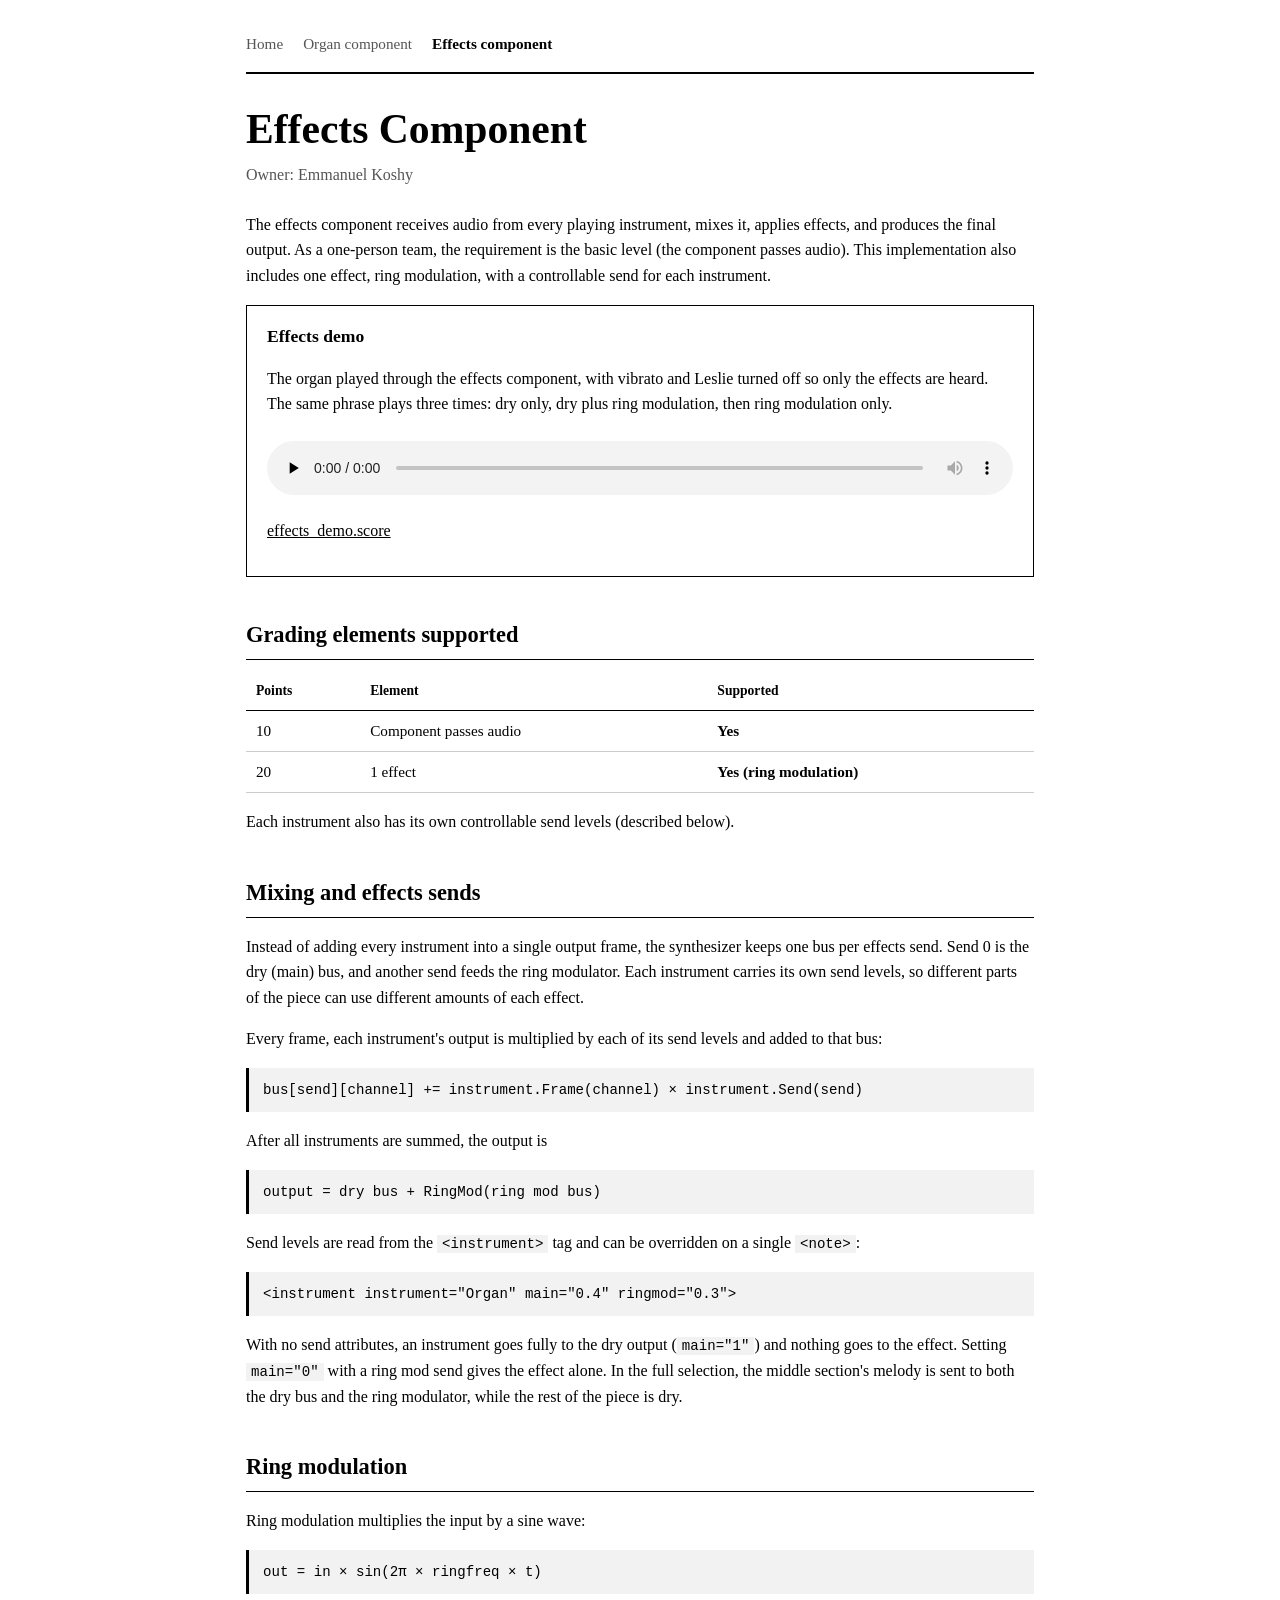
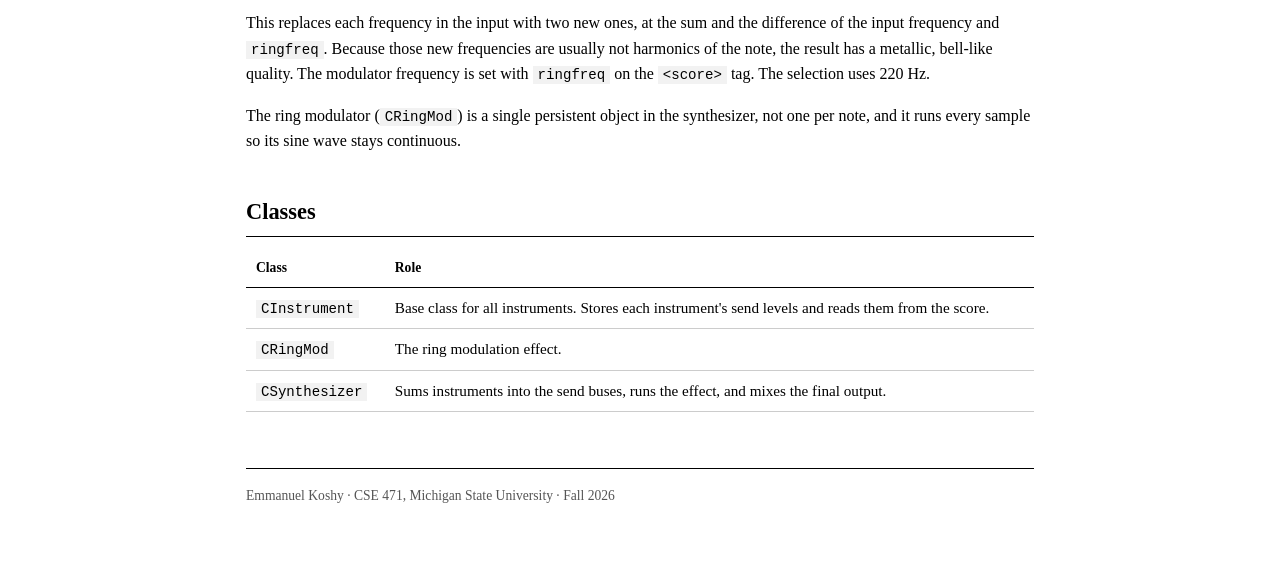
<file: effects (2).html>
<!doctype html>
<html lang="en">
<head>
<meta charset="utf-8">
<meta name="viewport" content="width=device-width, initial-scale=1">
<title>Effects Component</title>
<link rel="stylesheet" href="style.css">
</head>
<body>
<div class="wrap">

<nav>
  <a href="index.html">Home</a>
  <a href="organ.html">Organ component</a>
  <a href="effects.html" aria-current="page">Effects component</a>
</nav>

<h1>Effects Component</h1>
<p class="sub">Owner: Emmanuel Koshy</p>

<p>The effects component receives audio from every playing instrument, mixes it, applies effects, and produces the final output. As a one-person team, the requirement is the basic level (the component passes audio). This implementation also includes one effect, ring modulation, with a controllable send for each instrument.</p>

<div class="card">
  <h3>Effects demo</h3>
  <p>The organ played through the effects component, with vibrato and Leslie turned off so only the effects are heard. The same phrase plays three times: dry only, dry plus ring modulation, then ring modulation only.</p>
  <audio controls preload="none" src="effects_demo.mp3"></audio>
  <p><a href="effects_demo.score" download>effects_demo.score</a></p>
</div>

<h2>Grading elements supported</h2>
<table>
  <tr><th>Points</th><th>Element</th><th>Supported</th></tr>
  <tr><td>10</td><td>Component passes audio</td><td class="yes">Yes</td></tr>
  <tr><td>20</td><td>1 effect</td><td class="yes">Yes (ring modulation)</td></tr>
</table>
<p>Each instrument also has its own controllable send levels (described below).</p>

<h2>Mixing and effects sends</h2>
<p>Instead of adding every instrument into a single output frame, the synthesizer keeps one bus per effects send. Send 0 is the dry (main) bus, and another send feeds the ring modulator. Each instrument carries its own send levels, so different parts of the piece can use different amounts of each effect.</p>
<p>Every frame, each instrument's output is multiplied by each of its send levels and added to that bus:</p>
<pre>bus[send][channel] += instrument.Frame(channel) × instrument.Send(send)</pre>
<p>After all instruments are summed, the output is</p>
<pre>output = dry bus + RingMod(ring mod bus)</pre>
<p>Send levels are read from the <code>&lt;instrument&gt;</code> tag and can be overridden on a single <code>&lt;note&gt;</code>:</p>
<pre>&lt;instrument instrument="Organ" main="0.4" ringmod="0.3"&gt;</pre>
<p>With no send attributes, an instrument goes fully to the dry output (<code>main="1"</code>) and nothing goes to the effect. Setting <code>main="0"</code> with a ring mod send gives the effect alone. In the full selection, the middle section's melody is sent to both the dry bus and the ring modulator, while the rest of the piece is dry.</p>

<h2>Ring modulation</h2>
<p>Ring modulation multiplies the input by a sine wave:</p>
<pre>out = in × sin(2π × ringfreq × t)</pre>
<p>This replaces each frequency in the input with two new ones, at the sum and the difference of the input frequency and <code>ringfreq</code>. Because those new frequencies are usually not harmonics of the note, the result has a metallic, bell-like quality. The modulator frequency is set with <code>ringfreq</code> on the <code>&lt;score&gt;</code> tag. The selection uses 220 Hz.</p>
<p>The ring modulator (<code>CRingMod</code>) is a single persistent object in the synthesizer, not one per note, and it runs every sample so its sine wave stays continuous.</p>

<h2>Classes</h2>
<table>
  <tr><th>Class</th><th>Role</th></tr>
  <tr><td><code>CInstrument</code></td><td>Base class for all instruments. Stores each instrument's send levels and reads them from the score.</td></tr>
  <tr><td><code>CRingMod</code></td><td>The ring modulation effect.</td></tr>
  <tr><td><code>CSynthesizer</code></td><td>Sums instruments into the send buses, runs the effect, and mixes the final output.</td></tr>
</table>

<footer>Emmanuel Koshy · CSE 471, Michigan State University · Fall 2026</footer>

</div>
</body>
</html>
</file>
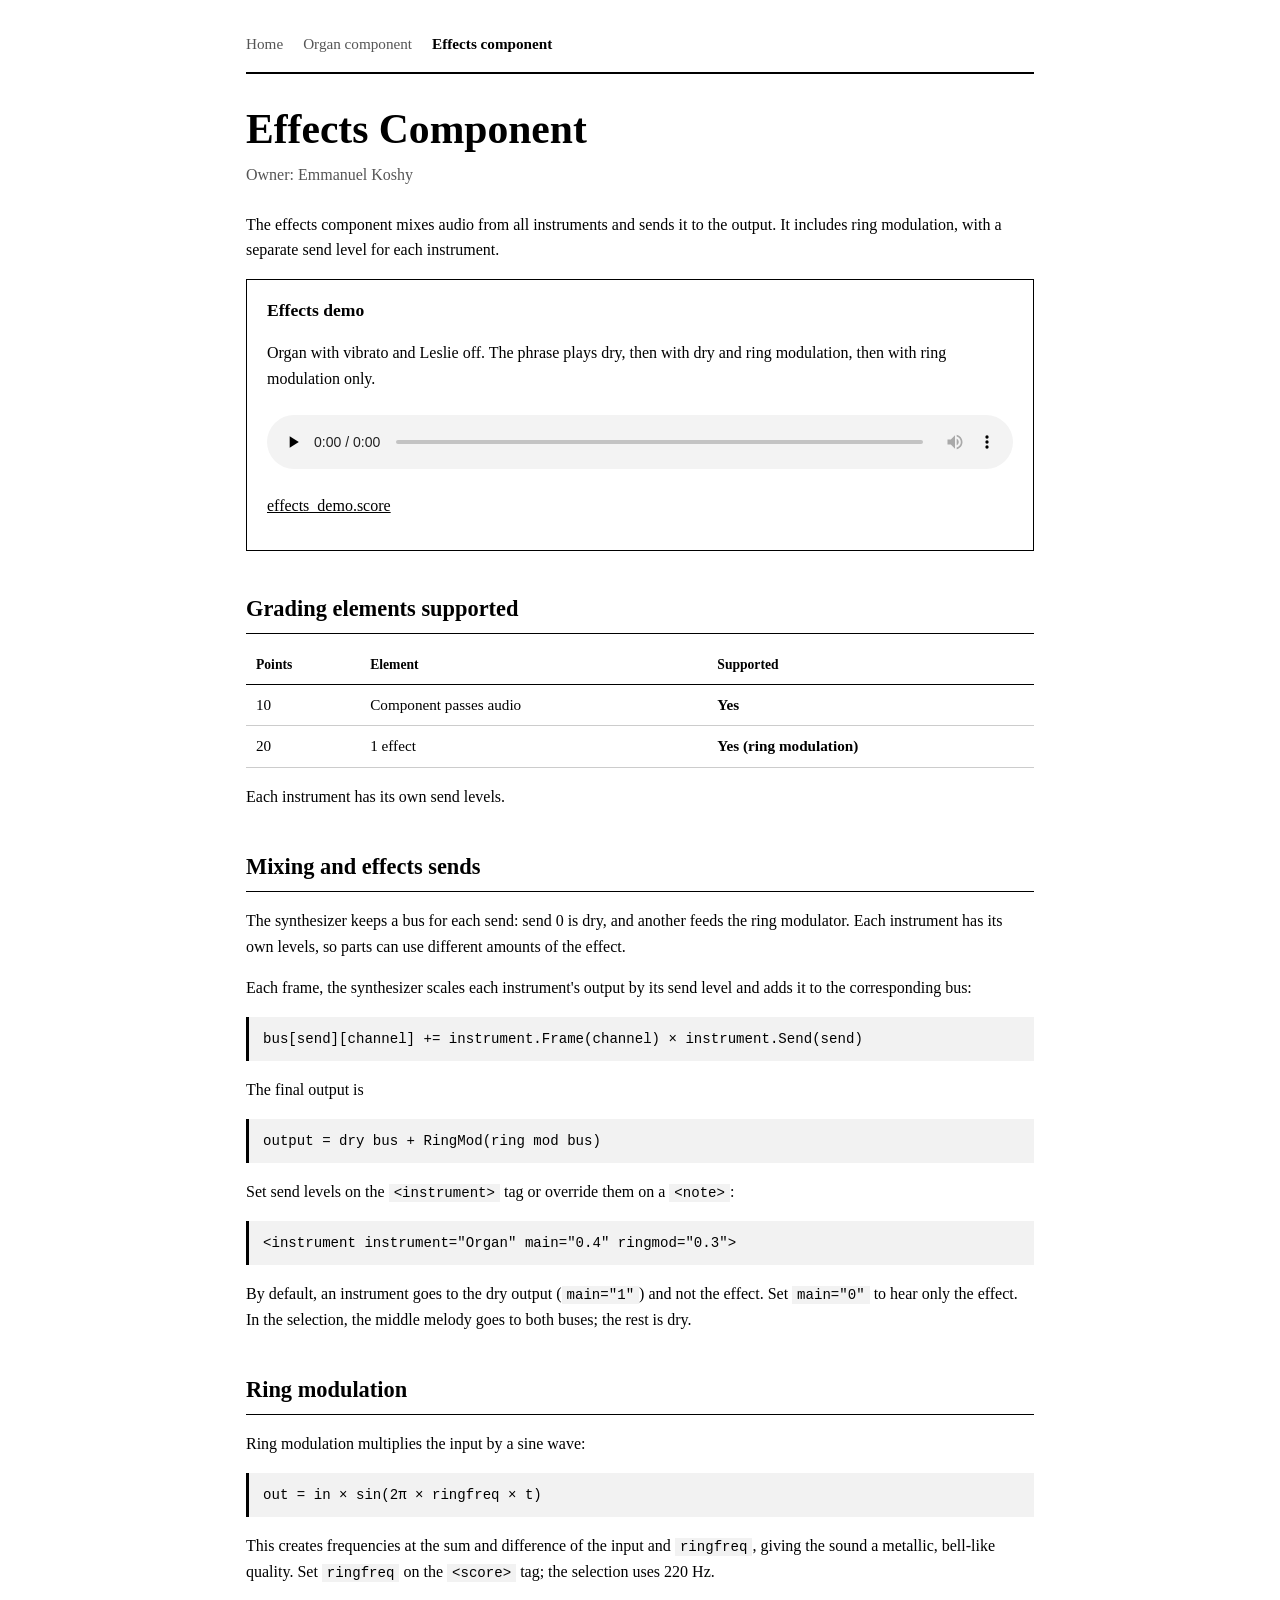
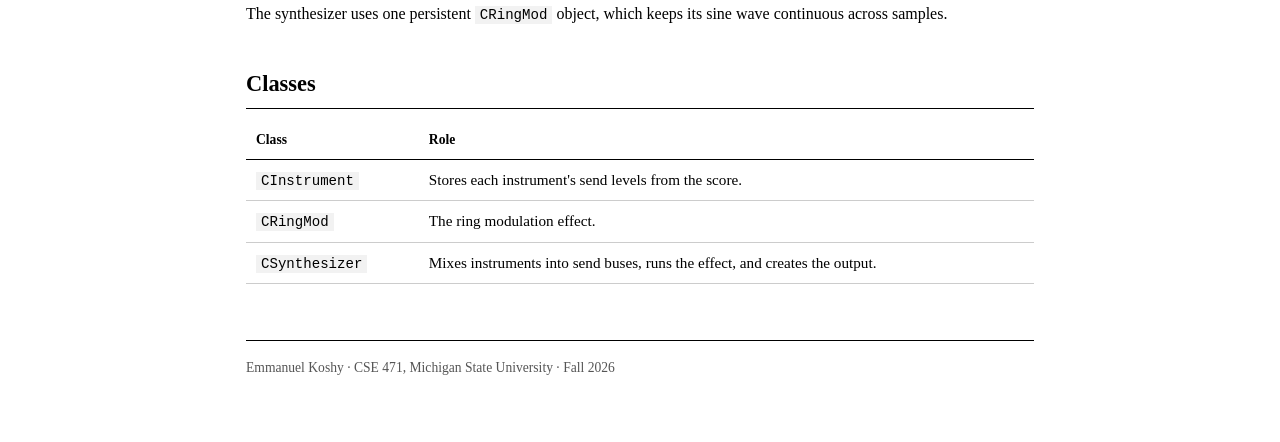
<file: effects.html>
<!doctype html>
<html lang="en">
<head>
<meta charset="utf-8">
<meta name="viewport" content="width=device-width, initial-scale=1">
<title>Effects Component</title>
<link rel="stylesheet" href="style.css">
</head>
<body>
<div class="wrap">

<nav>
  <a href="index.html">Home</a>
  <a href="organ.html">Organ component</a>
  <a href="effects.html" aria-current="page">Effects component</a>
</nav>

<h1>Effects Component</h1>
<p class="sub">Owner: Emmanuel Koshy</p>

<p>The effects component mixes audio from all instruments and sends it to the output. It includes ring modulation, with a separate send level for each instrument.</p>

<div class="card">
  <h3>Effects demo</h3>
  <p>Organ with vibrato and Leslie off. The phrase plays dry, then with dry and ring modulation, then with ring modulation only.</p>
  <audio controls preload="none" src="effects_demo.mp3"></audio>
  <p><a href="effects_demo.score" download>effects_demo.score</a></p>
</div>

<h2>Grading elements supported</h2>
<table>
  <tr><th>Points</th><th>Element</th><th>Supported</th></tr>
  <tr><td>10</td><td>Component passes audio</td><td class="yes">Yes</td></tr>
  <tr><td>20</td><td>1 effect</td><td class="yes">Yes (ring modulation)</td></tr>
</table>
<p>Each instrument has its own send levels.</p>

<h2>Mixing and effects sends</h2>
<p>The synthesizer keeps a bus for each send: send 0 is dry, and another feeds the ring modulator. Each instrument has its own levels, so parts can use different amounts of the effect.</p>
<p>Each frame, the synthesizer scales each instrument's output by its send level and adds it to the corresponding bus:</p>
<pre>bus[send][channel] += instrument.Frame(channel) × instrument.Send(send)</pre>
<p>The final output is</p>
<pre>output = dry bus + RingMod(ring mod bus)</pre>
<p>Set send levels on the <code>&lt;instrument&gt;</code> tag or override them on a <code>&lt;note&gt;</code>:</p>
<pre>&lt;instrument instrument="Organ" main="0.4" ringmod="0.3"&gt;</pre>
<p>By default, an instrument goes to the dry output (<code>main="1"</code>) and not the effect. Set <code>main="0"</code> to hear only the effect. In the selection, the middle melody goes to both buses; the rest is dry.</p>

<h2>Ring modulation</h2>
<p>Ring modulation multiplies the input by a sine wave:</p>
<pre>out = in × sin(2π × ringfreq × t)</pre>
<p>This creates frequencies at the sum and difference of the input and <code>ringfreq</code>, giving the sound a metallic, bell-like quality. Set <code>ringfreq</code> on the <code>&lt;score&gt;</code> tag; the selection uses 220 Hz.</p>
<p>The synthesizer uses one persistent <code>CRingMod</code> object, which keeps its sine wave continuous across samples.</p>

<h2>Classes</h2>
<table>
  <tr><th>Class</th><th>Role</th></tr>
  <tr><td><code>CInstrument</code></td><td>Stores each instrument's send levels from the score.</td></tr>
  <tr><td><code>CRingMod</code></td><td>The ring modulation effect.</td></tr>
  <tr><td><code>CSynthesizer</code></td><td>Mixes instruments into send buses, runs the effect, and creates the output.</td></tr>
</table>

<footer>Emmanuel Koshy · CSE 471, Michigan State University · Fall 2026</footer>

</div>
</body>
</html>
</file>
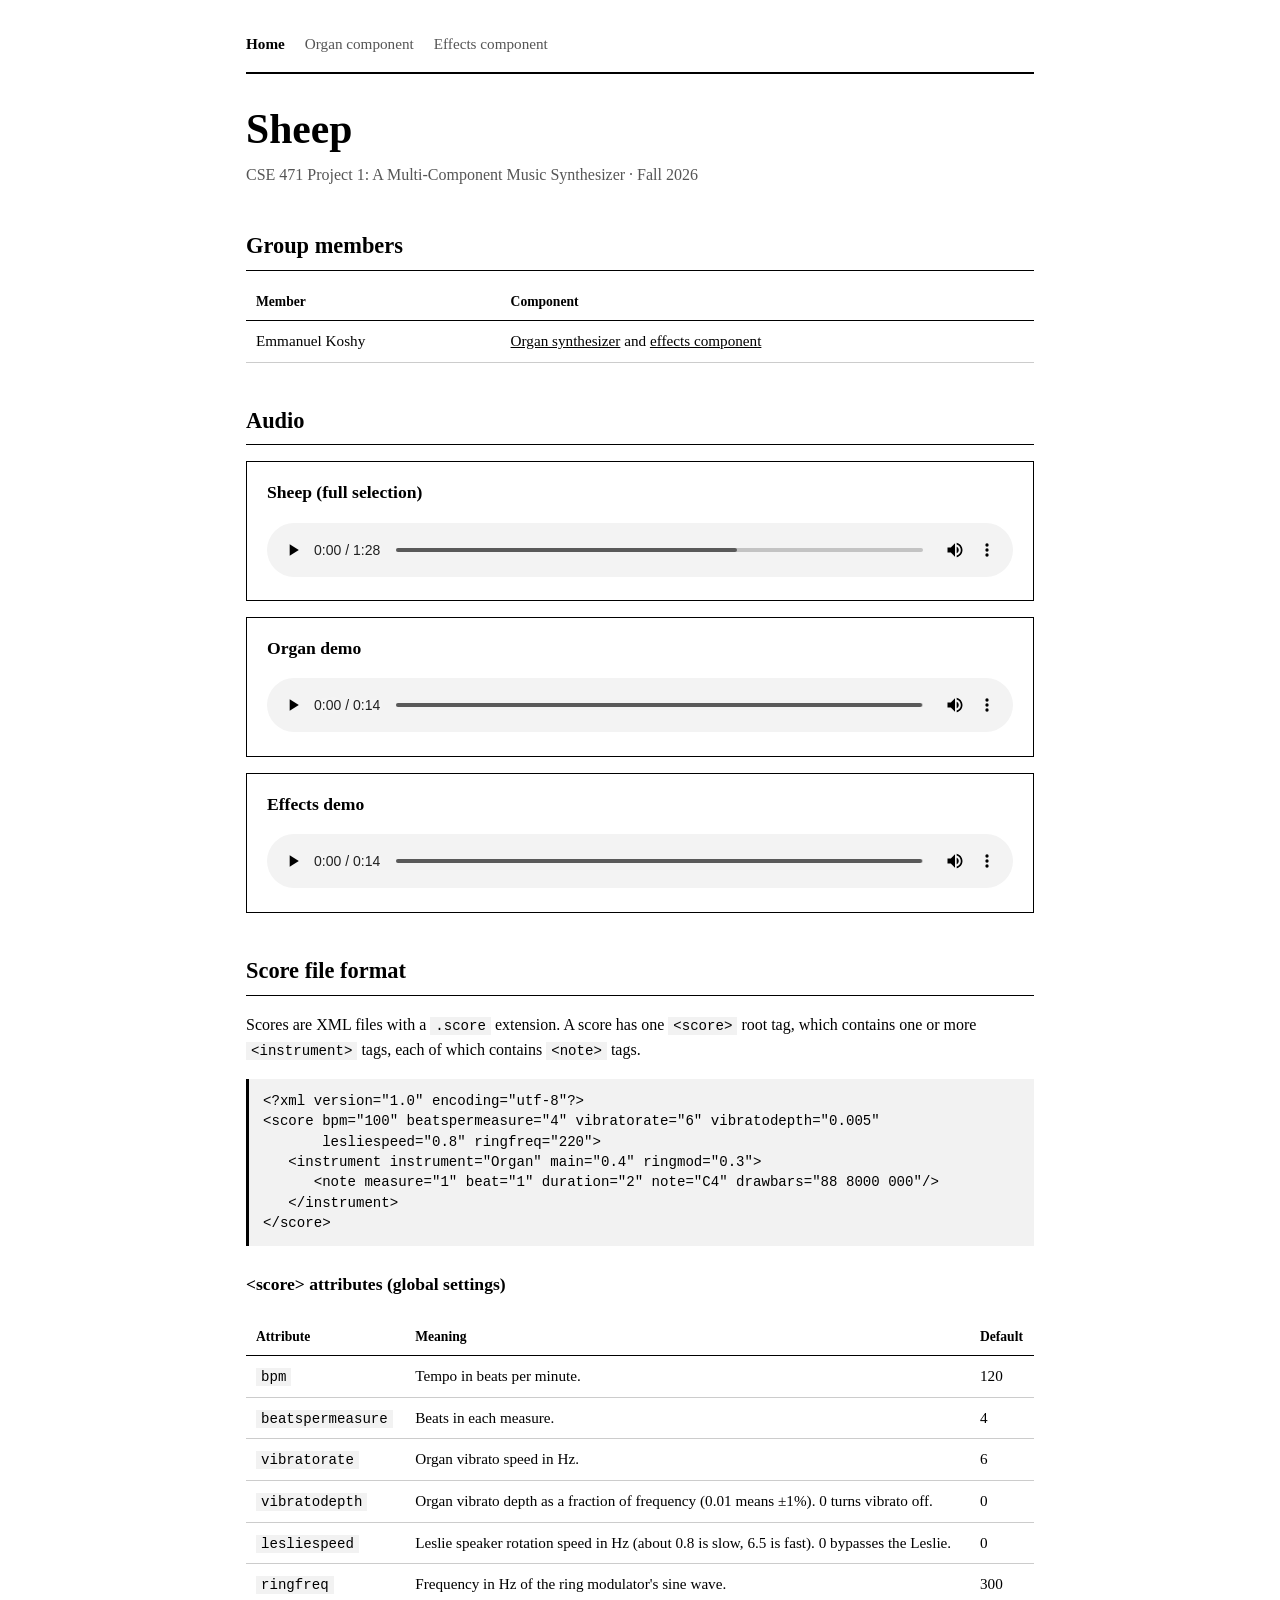
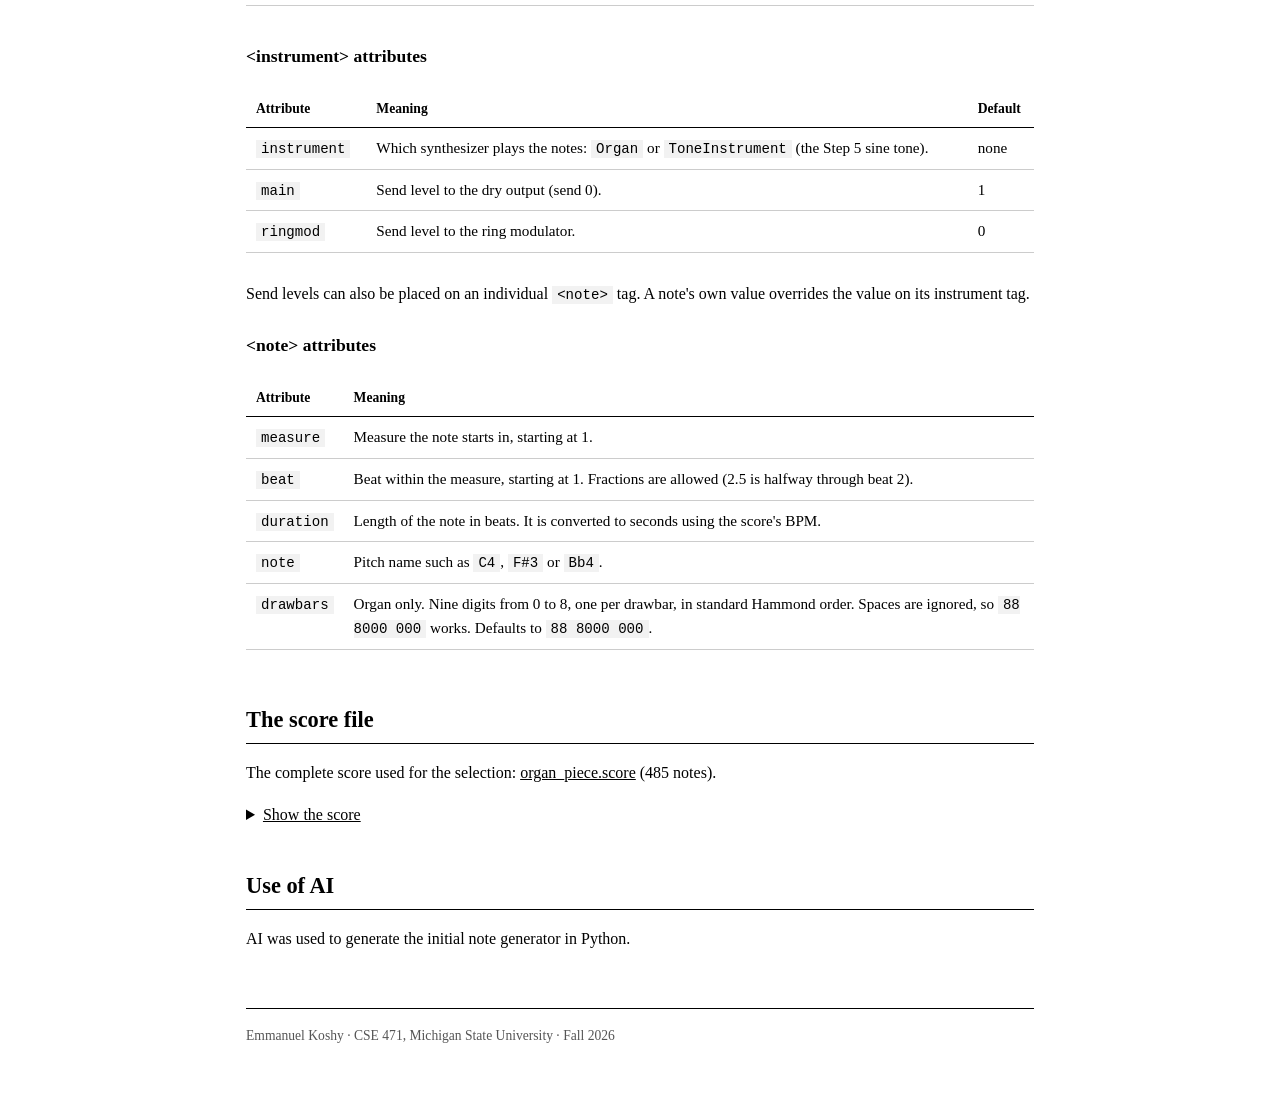
<file: index (2).html>
<!doctype html>
<html lang="en">
<head>
<meta charset="utf-8">
<meta name="viewport" content="width=device-width, initial-scale=1">
<title>Sheep</title>
<link rel="stylesheet" href="style.css">
</head>
<body>
<div class="wrap">

<nav>
  <a href="index.html" aria-current="page">Home</a>
  <a href="organ.html">Organ component</a>
  <a href="effects.html">Effects component</a>
</nav>

<h1>Sheep</h1>
<p class="sub">CSE 471 Project 1: A Multi-Component Music Synthesizer · Fall 2026</p>

<h2>Group members</h2>
<table>
  <tr><th>Member</th><th>Component</th></tr>
  <tr><td>Emmanuel Koshy</td><td><a href="organ.html">Organ synthesizer</a> and <a href="effects.html">effects component</a></td></tr>
</table>

<h2>Audio</h2>

<div class="card">
  <h3>Sheep (full selection)</h3>
  <audio controls preload="metadata" src="sheep.mp3"></audio>
</div>

<div class="card">
  <h3>Organ demo</h3>
  <audio controls preload="metadata" src="organ_demo.mp3"></audio>
</div>

<div class="card">
  <h3>Effects demo</h3>
  <audio controls preload="metadata" src="effects_demo.mp3"></audio>
</div>

<h2>Score file format</h2>
<p>Scores are XML files with a <code>.score</code> extension. A score has one <code>&lt;score&gt;</code> root tag, which contains one or more <code>&lt;instrument&gt;</code> tags, each of which contains <code>&lt;note&gt;</code> tags.</p>

<pre>&lt;?xml version="1.0" encoding="utf-8"?&gt;
&lt;score bpm="100" beatspermeasure="4" vibratorate="6" vibratodepth="0.005"
       lesliespeed="0.8" ringfreq="220"&gt;
   &lt;instrument instrument="Organ" main="0.4" ringmod="0.3"&gt;
      &lt;note measure="1" beat="1" duration="2" note="C4" drawbars="88 8000 000"/&gt;
   &lt;/instrument&gt;
&lt;/score&gt;</pre>

<h3>&lt;score&gt; attributes (global settings)</h3>
<div class="table-scroll">
<table>
  <tr><th>Attribute</th><th>Meaning</th><th>Default</th></tr>
  <tr><td><code>bpm</code></td><td>Tempo in beats per minute.</td><td>120</td></tr>
  <tr><td><code>beatspermeasure</code></td><td>Beats in each measure.</td><td>4</td></tr>
  <tr><td><code>vibratorate</code></td><td>Organ vibrato speed in Hz.</td><td>6</td></tr>
  <tr><td><code>vibratodepth</code></td><td>Organ vibrato depth as a fraction of frequency (0.01 means ±1%). 0 turns vibrato off.</td><td>0</td></tr>
  <tr><td><code>lesliespeed</code></td><td>Leslie speaker rotation speed in Hz (about 0.8 is slow, 6.5 is fast). 0 bypasses the Leslie.</td><td>0</td></tr>
  <tr><td><code>ringfreq</code></td><td>Frequency in Hz of the ring modulator's sine wave.</td><td>300</td></tr>
</table>
</div>

<h3>&lt;instrument&gt; attributes</h3>
<div class="table-scroll">
<table>
  <tr><th>Attribute</th><th>Meaning</th><th>Default</th></tr>
  <tr><td><code>instrument</code></td><td>Which synthesizer plays the notes: <code>Organ</code> or <code>ToneInstrument</code> (the Step 5 sine tone).</td><td>none</td></tr>
  <tr><td><code>main</code></td><td>Send level to the dry output (send 0).</td><td>1</td></tr>
  <tr><td><code>ringmod</code></td><td>Send level to the ring modulator.</td><td>0</td></tr>
</table>
</div>
<p>Send levels can also be placed on an individual <code>&lt;note&gt;</code> tag. A note's own value overrides the value on its instrument tag.</p>

<h3>&lt;note&gt; attributes</h3>
<div class="table-scroll">
<table>
  <tr><th>Attribute</th><th>Meaning</th></tr>
  <tr><td><code>measure</code></td><td>Measure the note starts in, starting at 1.</td></tr>
  <tr><td><code>beat</code></td><td>Beat within the measure, starting at 1. Fractions are allowed (2.5 is halfway through beat 2).</td></tr>
  <tr><td><code>duration</code></td><td>Length of the note in beats. It is converted to seconds using the score's BPM.</td></tr>
  <tr><td><code>note</code></td><td>Pitch name such as <code>C4</code>, <code>F#3</code> or <code>Bb4</code>.</td></tr>
  <tr><td><code>drawbars</code></td><td>Organ only. Nine digits from 0 to 8, one per drawbar, in standard Hammond order. Spaces are ignored, so <code>88 8000 000</code> works. Defaults to <code>88 8000 000</code>.</td></tr>
</table>
</div>

<h2>The score file</h2>
<p>The complete score used for the selection: <a href="organ_piece.score" download>organ_piece.score</a> (485 notes).</p>
<details>
  <summary>Show the score</summary>
<pre>&lt;?xml version=&quot;1.0&quot; encoding=&quot;utf-8&quot;?&gt;
&lt;score bpm=&quot;100&quot; beatspermeasure=&quot;4&quot; vibratorate=&quot;6&quot; vibratodepth=&quot;0.005&quot; lesliespeed=&quot;0.8&quot; ringfreq=&quot;220&quot;&gt;
   &lt;instrument instrument=&quot;Organ&quot; main=&quot;0.35&quot;&gt;
      &lt;note measure=&quot;1&quot; beat=&quot;1&quot; duration=&quot;3.9&quot; note=&quot;A3&quot; drawbars=&quot;00 8600 000&quot;/&gt;
      &lt;note measure=&quot;1&quot; beat=&quot;1&quot; duration=&quot;3.9&quot; note=&quot;C4&quot; drawbars=&quot;00 8600 000&quot;/&gt;
      &lt;note measure=&quot;1&quot; beat=&quot;1&quot; duration=&quot;3.9&quot; note=&quot;E4&quot; drawbars=&quot;00 8600 000&quot;/&gt;
      &lt;note measure=&quot;2&quot; beat=&quot;1&quot; duration=&quot;3.9&quot; note=&quot;A3&quot; drawbars=&quot;00 8600 000&quot;/&gt;
      &lt;note measure=&quot;2&quot; beat=&quot;1&quot; duration=&quot;3.9&quot; note=&quot;C4&quot; drawbars=&quot;00 8600 000&quot;/&gt;
      &lt;note measure=&quot;2&quot; beat=&quot;1&quot; duration=&quot;3.9&quot; note=&quot;F4&quot; drawbars=&quot;00 8600 000&quot;/&gt;
      &lt;note measure=&quot;3&quot; beat=&quot;1&quot; duration=&quot;3.9&quot; note=&quot;C4&quot; drawbars=&quot;00 8600 000&quot;/&gt;
      &lt;note measure=&quot;3&quot; beat=&quot;1&quot; duration=&quot;3.9&quot; note=&quot;E4&quot; drawbars=&quot;00 8600 000&quot;/&gt;
      &lt;note measure=&quot;3&quot; beat=&quot;1&quot; duration=&quot;3.9&quot; note=&quot;G3&quot; drawbars=&quot;00 8600 000&quot;/&gt;
      &lt;note measure=&quot;4&quot; beat=&quot;1&quot; duration=&quot;3.9&quot; note=&quot;B3&quot; drawbars=&quot;00 8600 000&quot;/&gt;
      &lt;note measure=&quot;4&quot; beat=&quot;1&quot; duration=&quot;3.9&quot; note=&quot;D4&quot; drawbars=&quot;00 8600 000&quot;/&gt;
      &lt;note measure=&quot;4&quot; beat=&quot;1&quot; duration=&quot;3.9&quot; note=&quot;G3&quot; drawbars=&quot;00 8600 000&quot;/&gt;
      &lt;note measure=&quot;5&quot; beat=&quot;1&quot; duration=&quot;1.9&quot; note=&quot;A3&quot; drawbars=&quot;88 8000 000&quot;/&gt;
      &lt;note measure=&quot;5&quot; beat=&quot;1&quot; duration=&quot;1.9&quot; note=&quot;C4&quot; drawbars=&quot;88 8000 000&quot;/&gt;
      &lt;note measure=&quot;5&quot; beat=&quot;1&quot; duration=&quot;1.9&quot; note=&quot;E4&quot; drawbars=&quot;88 8000 000&quot;/&gt;
      &lt;note measure=&quot;5&quot; beat=&quot;3&quot; duration=&quot;1.9&quot; note=&quot;A3&quot; drawbars=&quot;88 8000 000&quot;/&gt;
      &lt;note measure=&quot;5&quot; beat=&quot;3&quot; duration=&quot;1.9&quot; note=&quot;C4&quot; drawbars=&quot;88 8000 000&quot;/&gt;
      &lt;note measure=&quot;5&quot; beat=&quot;3&quot; duration=&quot;1.9&quot; note=&quot;E4&quot; drawbars=&quot;88 8000 000&quot;/&gt;
      &lt;note measure=&quot;6&quot; beat=&quot;1&quot; duration=&quot;1.9&quot; note=&quot;A3&quot; drawbars=&quot;88 8000 000&quot;/&gt;
      &lt;note measure=&quot;6&quot; beat=&quot;1&quot; duration=&quot;1.9&quot; note=&quot;C4&quot; drawbars=&quot;88 8000 000&quot;/&gt;
      &lt;note measure=&quot;6&quot; beat=&quot;1&quot; duration=&quot;1.9&quot; note=&quot;F4&quot; drawbars=&quot;88 8000 000&quot;/&gt;
      &lt;note measure=&quot;6&quot; beat=&quot;3&quot; duration=&quot;1.9&quot; note=&quot;A3&quot; drawbars=&quot;88 8000 000&quot;/&gt;
      &lt;note measure=&quot;6&quot; beat=&quot;3&quot; duration=&quot;1.9&quot; note=&quot;C4&quot; drawbars=&quot;88 8000 000&quot;/&gt;
      &lt;note measure=&quot;6&quot; beat=&quot;3&quot; duration=&quot;1.9&quot; note=&quot;F4&quot; drawbars=&quot;88 8000 000&quot;/&gt;
      &lt;note measure=&quot;7&quot; beat=&quot;1&quot; duration=&quot;1.9&quot; note=&quot;C4&quot; drawbars=&quot;88 8000 000&quot;/&gt;
      &lt;note measure=&quot;7&quot; beat=&quot;1&quot; duration=&quot;1.9&quot; note=&quot;E4&quot; drawbars=&quot;88 8000 000&quot;/&gt;
      &lt;note measure=&quot;7&quot; beat=&quot;1&quot; duration=&quot;1.9&quot; note=&quot;G3&quot; drawbars=&quot;88 8000 000&quot;/&gt;
      &lt;note measure=&quot;7&quot; beat=&quot;3&quot; duration=&quot;1.9&quot; note=&quot;C4&quot; drawbars=&quot;88 8000 000&quot;/&gt;
      &lt;note measure=&quot;7&quot; beat=&quot;3&quot; duration=&quot;1.9&quot; note=&quot;E4&quot; drawbars=&quot;88 8000 000&quot;/&gt;
      &lt;note measure=&quot;7&quot; beat=&quot;3&quot; duration=&quot;1.9&quot; note=&quot;G3&quot; drawbars=&quot;88 8000 000&quot;/&gt;
      &lt;note measure=&quot;8&quot; beat=&quot;1&quot; duration=&quot;1.9&quot; note=&quot;B3&quot; drawbars=&quot;88 8000 000&quot;/&gt;
      &lt;note measure=&quot;8&quot; beat=&quot;1&quot; duration=&quot;1.9&quot; note=&quot;D4&quot; drawbars=&quot;88 8000 000&quot;/&gt;
      &lt;note measure=&quot;8&quot; beat=&quot;1&quot; duration=&quot;1.9&quot; note=&quot;G3&quot; drawbars=&quot;88 8000 000&quot;/&gt;
      &lt;note measure=&quot;8&quot; beat=&quot;3&quot; duration=&quot;1.9&quot; note=&quot;B3&quot; drawbars=&quot;88 8000 000&quot;/&gt;
      &lt;note measure=&quot;8&quot; beat=&quot;3&quot; duration=&quot;1.9&quot; note=&quot;D4&quot; drawbars=&quot;88 8000 000&quot;/&gt;
      &lt;note measure=&quot;8&quot; beat=&quot;3&quot; duration=&quot;1.9&quot; note=&quot;G3&quot; drawbars=&quot;88 8000 000&quot;/&gt;
      &lt;note measure=&quot;9&quot; beat=&quot;1&quot; duration=&quot;1.9&quot; note=&quot;A3&quot; drawbars=&quot;88 8000 000&quot;/&gt;
      &lt;note measure=&quot;9&quot; beat=&quot;1&quot; duration=&quot;1.9&quot; note=&quot;C4&quot; drawbars=&quot;88 8000 000&quot;/&gt;
      &lt;note measure=&quot;9&quot; beat=&quot;1&quot; duration=&quot;1.9&quot; note=&quot;E4&quot; drawbars=&quot;88 8000 000&quot;/&gt;
      &lt;note measure=&quot;9&quot; beat=&quot;3&quot; duration=&quot;1.9&quot; note=&quot;A3&quot; drawbars=&quot;88 8000 000&quot;/&gt;
      &lt;note measure=&quot;9&quot; beat=&quot;3&quot; duration=&quot;1.9&quot; note=&quot;C4&quot; drawbars=&quot;88 8000 000&quot;/&gt;
      &lt;note measure=&quot;9&quot; beat=&quot;3&quot; duration=&quot;1.9&quot; note=&quot;E4&quot; drawbars=&quot;88 8000 000&quot;/&gt;
      &lt;note measure=&quot;10&quot; beat=&quot;1&quot; duration=&quot;1.9&quot; note=&quot;A3&quot; drawbars=&quot;88 8000 000&quot;/&gt;
      &lt;note measure=&quot;10&quot; beat=&quot;1&quot; duration=&quot;1.9&quot; note=&quot;C4&quot; drawbars=&quot;88 8000 000&quot;/&gt;
      &lt;note measure=&quot;10&quot; beat=&quot;1&quot; duration=&quot;1.9&quot; note=&quot;F4&quot; drawbars=&quot;88 8000 000&quot;/&gt;
      &lt;note measure=&quot;10&quot; beat=&quot;3&quot; duration=&quot;1.9&quot; note=&quot;A3&quot; drawbars=&quot;88 8000 000&quot;/&gt;
      &lt;note measure=&quot;10&quot; beat=&quot;3&quot; duration=&quot;1.9&quot; note=&quot;C4&quot; drawbars=&quot;88 8000 000&quot;/&gt;
      &lt;note measure=&quot;10&quot; beat=&quot;3&quot; duration=&quot;1.9&quot; note=&quot;F4&quot; drawbars=&quot;88 8000 000&quot;/&gt;
      &lt;note measure=&quot;11&quot; beat=&quot;1&quot; duration=&quot;1.9&quot; note=&quot;C4&quot; drawbars=&quot;88 8000 000&quot;/&gt;
      &lt;note measure=&quot;11&quot; beat=&quot;1&quot; duration=&quot;1.9&quot; note=&quot;E4&quot; drawbars=&quot;88 8000 000&quot;/&gt;
      &lt;note measure=&quot;11&quot; beat=&quot;1&quot; duration=&quot;1.9&quot; note=&quot;G3&quot; drawbars=&quot;88 8000 000&quot;/&gt;
      &lt;note measure=&quot;11&quot; beat=&quot;3&quot; duration=&quot;1.9&quot; note=&quot;C4&quot; drawbars=&quot;88 8000 000&quot;/&gt;
      &lt;note measure=&quot;11&quot; beat=&quot;3&quot; duration=&quot;1.9&quot; note=&quot;E4&quot; drawbars=&quot;88 8000 000&quot;/&gt;
      &lt;note measure=&quot;11&quot; beat=&quot;3&quot; duration=&quot;1.9&quot; note=&quot;G3&quot; drawbars=&quot;88 8000 000&quot;/&gt;
      &lt;note measure=&quot;12&quot; beat=&quot;1&quot; duration=&quot;1.9&quot; note=&quot;B3&quot; drawbars=&quot;88 8000 000&quot;/&gt;
      &lt;note measure=&quot;12&quot; beat=&quot;1&quot; duration=&quot;1.9&quot; note=&quot;D4&quot; drawbars=&quot;88 8000 000&quot;/&gt;
      &lt;note measure=&quot;12&quot; beat=&quot;1&quot; duration=&quot;1.9&quot; note=&quot;G3&quot; drawbars=&quot;88 8000 000&quot;/&gt;
      &lt;note measure=&quot;12&quot; beat=&quot;3&quot; duration=&quot;1.9&quot; note=&quot;B3&quot; drawbars=&quot;88 8000 000&quot;/&gt;
      &lt;note measure=&quot;12&quot; beat=&quot;3&quot; duration=&quot;1.9&quot; note=&quot;D4&quot; drawbars=&quot;88 8000 000&quot;/&gt;
      &lt;note measure=&quot;12&quot; beat=&quot;3&quot; duration=&quot;1.9&quot; note=&quot;G3&quot; drawbars=&quot;88 8000 000&quot;/&gt;
      &lt;note measure=&quot;13&quot; beat=&quot;1&quot; duration=&quot;0.9&quot; note=&quot;A3&quot; drawbars=&quot;68 8600 000&quot;/&gt;
      &lt;note measure=&quot;13&quot; beat=&quot;1&quot; duration=&quot;0.9&quot; note=&quot;C4&quot; drawbars=&quot;68 8600 000&quot;/&gt;
      &lt;note measure=&quot;13&quot; beat=&quot;1&quot; duration=&quot;0.9&quot; note=&quot;E4&quot; drawbars=&quot;68 8600 000&quot;/&gt;
      &lt;note measure=&quot;13&quot; beat=&quot;2.5&quot; duration=&quot;1.4&quot; note=&quot;A3&quot; drawbars=&quot;68 8600 000&quot;/&gt;
      &lt;note measure=&quot;13&quot; beat=&quot;2.5&quot; duration=&quot;1.4&quot; note=&quot;C4&quot; drawbars=&quot;68 8600 000&quot;/&gt;
      &lt;note measure=&quot;13&quot; beat=&quot;2.5&quot; duration=&quot;1.4&quot; note=&quot;E4&quot; drawbars=&quot;68 8600 000&quot;/&gt;
      &lt;note measure=&quot;13&quot; beat=&quot;4&quot; duration=&quot;0.9&quot; note=&quot;A3&quot; drawbars=&quot;68 8600 000&quot;/&gt;
      &lt;note measure=&quot;13&quot; beat=&quot;4&quot; duration=&quot;0.9&quot; note=&quot;C4&quot; drawbars=&quot;68 8600 000&quot;/&gt;
      &lt;note measure=&quot;13&quot; beat=&quot;4&quot; duration=&quot;0.9&quot; note=&quot;E4&quot; drawbars=&quot;68 8600 000&quot;/&gt;
      &lt;note measure=&quot;14&quot; beat=&quot;1&quot; duration=&quot;0.9&quot; note=&quot;A3&quot; drawbars=&quot;68 8600 000&quot;/&gt;
      &lt;note measure=&quot;14&quot; beat=&quot;1&quot; duration=&quot;0.9&quot; note=&quot;C4&quot; drawbars=&quot;68 8600 000&quot;/&gt;
      &lt;note measure=&quot;14&quot; beat=&quot;1&quot; duration=&quot;0.9&quot; note=&quot;F4&quot; drawbars=&quot;68 8600 000&quot;/&gt;
      &lt;note measure=&quot;14&quot; beat=&quot;2.5&quot; duration=&quot;1.4&quot; note=&quot;A3&quot; drawbars=&quot;68 8600 000&quot;/&gt;
      &lt;note measure=&quot;14&quot; beat=&quot;2.5&quot; duration=&quot;1.4&quot; note=&quot;C4&quot; drawbars=&quot;68 8600 000&quot;/&gt;
      &lt;note measure=&quot;14&quot; beat=&quot;2.5&quot; duration=&quot;1.4&quot; note=&quot;F4&quot; drawbars=&quot;68 8600 000&quot;/&gt;
      &lt;note measure=&quot;14&quot; beat=&quot;4&quot; duration=&quot;0.9&quot; note=&quot;A3&quot; drawbars=&quot;68 8600 000&quot;/&gt;
      &lt;note measure=&quot;14&quot; beat=&quot;4&quot; duration=&quot;0.9&quot; note=&quot;C4&quot; drawbars=&quot;68 8600 000&quot;/&gt;
      &lt;note measure=&quot;14&quot; beat=&quot;4&quot; duration=&quot;0.9&quot; note=&quot;F4&quot; drawbars=&quot;68 8600 000&quot;/&gt;
      &lt;note measure=&quot;15&quot; beat=&quot;1&quot; duration=&quot;0.9&quot; note=&quot;C4&quot; drawbars=&quot;68 8600 000&quot;/&gt;
      &lt;note measure=&quot;15&quot; beat=&quot;1&quot; duration=&quot;0.9&quot; note=&quot;E4&quot; drawbars=&quot;68 8600 000&quot;/&gt;
      &lt;note measure=&quot;15&quot; beat=&quot;1&quot; duration=&quot;0.9&quot; note=&quot;G3&quot; drawbars=&quot;68 8600 000&quot;/&gt;
      &lt;note measure=&quot;15&quot; beat=&quot;2.5&quot; duration=&quot;1.4&quot; note=&quot;C4&quot; drawbars=&quot;68 8600 000&quot;/&gt;
      &lt;note measure=&quot;15&quot; beat=&quot;2.5&quot; duration=&quot;1.4&quot; note=&quot;E4&quot; drawbars=&quot;68 8600 000&quot;/&gt;
      &lt;note measure=&quot;15&quot; beat=&quot;2.5&quot; duration=&quot;1.4&quot; note=&quot;G3&quot; drawbars=&quot;68 8600 000&quot;/&gt;
      &lt;note measure=&quot;15&quot; beat=&quot;4&quot; duration=&quot;0.9&quot; note=&quot;C4&quot; drawbars=&quot;68 8600 000&quot;/&gt;
      &lt;note measure=&quot;15&quot; beat=&quot;4&quot; duration=&quot;0.9&quot; note=&quot;E4&quot; drawbars=&quot;68 8600 000&quot;/&gt;
      &lt;note measure=&quot;15&quot; beat=&quot;4&quot; duration=&quot;0.9&quot; note=&quot;G3&quot; drawbars=&quot;68 8600 000&quot;/&gt;
      &lt;note measure=&quot;16&quot; beat=&quot;1&quot; duration=&quot;0.9&quot; note=&quot;B3&quot; drawbars=&quot;68 8600 000&quot;/&gt;
      &lt;note measure=&quot;16&quot; beat=&quot;1&quot; duration=&quot;0.9&quot; note=&quot;D4&quot; drawbars=&quot;68 8600 000&quot;/&gt;
      &lt;note measure=&quot;16&quot; beat=&quot;1&quot; duration=&quot;0.9&quot; note=&quot;G3&quot; drawbars=&quot;68 8600 000&quot;/&gt;
      &lt;note measure=&quot;16&quot; beat=&quot;2.5&quot; duration=&quot;1.4&quot; note=&quot;B3&quot; drawbars=&quot;68 8600 000&quot;/&gt;
      &lt;note measure=&quot;16&quot; beat=&quot;2.5&quot; duration=&quot;1.4&quot; note=&quot;D4&quot; drawbars=&quot;68 8600 000&quot;/&gt;
      &lt;note measure=&quot;16&quot; beat=&quot;2.5&quot; duration=&quot;1.4&quot; note=&quot;G3&quot; drawbars=&quot;68 8600 000&quot;/&gt;
      &lt;note measure=&quot;16&quot; beat=&quot;4&quot; duration=&quot;0.9&quot; note=&quot;B3&quot; drawbars=&quot;68 8600 000&quot;/&gt;
      &lt;note measure=&quot;16&quot; beat=&quot;4&quot; duration=&quot;0.9&quot; note=&quot;D4&quot; drawbars=&quot;68 8600 000&quot;/&gt;
      &lt;note measure=&quot;16&quot; beat=&quot;4&quot; duration=&quot;0.9&quot; note=&quot;G3&quot; drawbars=&quot;68 8600 000&quot;/&gt;
      &lt;note measure=&quot;17&quot; beat=&quot;1&quot; duration=&quot;0.9&quot; note=&quot;A3&quot; drawbars=&quot;68 8600 000&quot;/&gt;
      &lt;note measure=&quot;17&quot; beat=&quot;1&quot; duration=&quot;0.9&quot; note=&quot;C4&quot; drawbars=&quot;68 8600 000&quot;/&gt;
      &lt;note measure=&quot;17&quot; beat=&quot;1&quot; duration=&quot;0.9&quot; note=&quot;E4&quot; drawbars=&quot;68 8600 000&quot;/&gt;
      &lt;note measure=&quot;17&quot; beat=&quot;2.5&quot; duration=&quot;1.4&quot; note=&quot;A3&quot; drawbars=&quot;68 8600 000&quot;/&gt;
      &lt;note measure=&quot;17&quot; beat=&quot;2.5&quot; duration=&quot;1.4&quot; note=&quot;C4&quot; drawbars=&quot;68 8600 000&quot;/&gt;
      &lt;note measure=&quot;17&quot; beat=&quot;2.5&quot; duration=&quot;1.4&quot; note=&quot;E4&quot; drawbars=&quot;68 8600 000&quot;/&gt;
      &lt;note measure=&quot;17&quot; beat=&quot;4&quot; duration=&quot;0.9&quot; note=&quot;A3&quot; drawbars=&quot;68 8600 000&quot;/&gt;
      &lt;note measure=&quot;17&quot; beat=&quot;4&quot; duration=&quot;0.9&quot; note=&quot;C4&quot; drawbars=&quot;68 8600 000&quot;/&gt;
      &lt;note measure=&quot;17&quot; beat=&quot;4&quot; duration=&quot;0.9&quot; note=&quot;E4&quot; drawbars=&quot;68 8600 000&quot;/&gt;
      &lt;note measure=&quot;18&quot; beat=&quot;1&quot; duration=&quot;0.9&quot; note=&quot;A3&quot; drawbars=&quot;68 8600 000&quot;/&gt;
      &lt;note measure=&quot;18&quot; beat=&quot;1&quot; duration=&quot;0.9&quot; note=&quot;C4&quot; drawbars=&quot;68 8600 000&quot;/&gt;
      &lt;note measure=&quot;18&quot; beat=&quot;1&quot; duration=&quot;0.9&quot; note=&quot;F4&quot; drawbars=&quot;68 8600 000&quot;/&gt;
      &lt;note measure=&quot;18&quot; beat=&quot;2.5&quot; duration=&quot;1.4&quot; note=&quot;A3&quot; drawbars=&quot;68 8600 000&quot;/&gt;
      &lt;note measure=&quot;18&quot; beat=&quot;2.5&quot; duration=&quot;1.4&quot; note=&quot;C4&quot; drawbars=&quot;68 8600 000&quot;/&gt;
      &lt;note measure=&quot;18&quot; beat=&quot;2.5&quot; duration=&quot;1.4&quot; note=&quot;F4&quot; drawbars=&quot;68 8600 000&quot;/&gt;
      &lt;note measure=&quot;18&quot; beat=&quot;4&quot; duration=&quot;0.9&quot; note=&quot;A3&quot; drawbars=&quot;68 8600 000&quot;/&gt;
      &lt;note measure=&quot;18&quot; beat=&quot;4&quot; duration=&quot;0.9&quot; note=&quot;C4&quot; drawbars=&quot;68 8600 000&quot;/&gt;
      &lt;note measure=&quot;18&quot; beat=&quot;4&quot; duration=&quot;0.9&quot; note=&quot;F4&quot; drawbars=&quot;68 8600 000&quot;/&gt;
      &lt;note measure=&quot;19&quot; beat=&quot;1&quot; duration=&quot;0.9&quot; note=&quot;C4&quot; drawbars=&quot;68 8600 000&quot;/&gt;
      &lt;note measure=&quot;19&quot; beat=&quot;1&quot; duration=&quot;0.9&quot; note=&quot;E4&quot; drawbars=&quot;68 8600 000&quot;/&gt;
      &lt;note measure=&quot;19&quot; beat=&quot;1&quot; duration=&quot;0.9&quot; note=&quot;G3&quot; drawbars=&quot;68 8600 000&quot;/&gt;
      &lt;note measure=&quot;19&quot; beat=&quot;2.5&quot; duration=&quot;1.4&quot; note=&quot;C4&quot; drawbars=&quot;68 8600 000&quot;/&gt;
      &lt;note measure=&quot;19&quot; beat=&quot;2.5&quot; duration=&quot;1.4&quot; note=&quot;E4&quot; drawbars=&quot;68 8600 000&quot;/&gt;
      &lt;note measure=&quot;19&quot; beat=&quot;2.5&quot; duration=&quot;1.4&quot; note=&quot;G3&quot; drawbars=&quot;68 8600 000&quot;/&gt;
      &lt;note measure=&quot;19&quot; beat=&quot;4&quot; duration=&quot;0.9&quot; note=&quot;C4&quot; drawbars=&quot;68 8600 000&quot;/&gt;
      &lt;note measure=&quot;19&quot; beat=&quot;4&quot; duration=&quot;0.9&quot; note=&quot;E4&quot; drawbars=&quot;68 8600 000&quot;/&gt;
      &lt;note measure=&quot;19&quot; beat=&quot;4&quot; duration=&quot;0.9&quot; note=&quot;G3&quot; drawbars=&quot;68 8600 000&quot;/&gt;
      &lt;note measure=&quot;20&quot; beat=&quot;1&quot; duration=&quot;0.9&quot; note=&quot;B3&quot; drawbars=&quot;68 8600 000&quot;/&gt;
      &lt;note measure=&quot;20&quot; beat=&quot;1&quot; duration=&quot;0.9&quot; note=&quot;D4&quot; drawbars=&quot;68 8600 000&quot;/&gt;
      &lt;note measure=&quot;20&quot; beat=&quot;1&quot; duration=&quot;0.9&quot; note=&quot;G3&quot; drawbars=&quot;68 8600 000&quot;/&gt;
      &lt;note measure=&quot;20&quot; beat=&quot;2.5&quot; duration=&quot;1.4&quot; note=&quot;B3&quot; drawbars=&quot;68 8600 000&quot;/&gt;
      &lt;note measure=&quot;20&quot; beat=&quot;2.5&quot; duration=&quot;1.4&quot; note=&quot;D4&quot; drawbars=&quot;68 8600 000&quot;/&gt;
      &lt;note measure=&quot;20&quot; beat=&quot;2.5&quot; duration=&quot;1.4&quot; note=&quot;G3&quot; drawbars=&quot;68 8600 000&quot;/&gt;
      &lt;note measure=&quot;20&quot; beat=&quot;4&quot; duration=&quot;0.9&quot; note=&quot;B3&quot; drawbars=&quot;68 8600 000&quot;/&gt;
      &lt;note measure=&quot;20&quot; beat=&quot;4&quot; duration=&quot;0.9&quot; note=&quot;D4&quot; drawbars=&quot;68 8600 000&quot;/&gt;
      &lt;note measure=&quot;20&quot; beat=&quot;4&quot; duration=&quot;0.9&quot; note=&quot;G3&quot; drawbars=&quot;68 8600 000&quot;/&gt;
      &lt;note measure=&quot;21&quot; beat=&quot;1&quot; duration=&quot;1.9&quot; note=&quot;A3&quot; drawbars=&quot;88 8888 888&quot;/&gt;
      &lt;note measure=&quot;21&quot; beat=&quot;1&quot; duration=&quot;1.9&quot; note=&quot;C4&quot; drawbars=&quot;88 8888 888&quot;/&gt;
      &lt;note measure=&quot;21&quot; beat=&quot;1&quot; duration=&quot;1.9&quot; note=&quot;E4&quot; drawbars=&quot;88 8888 888&quot;/&gt;
      &lt;note measure=&quot;21&quot; beat=&quot;3&quot; duration=&quot;1.9&quot; note=&quot;A3&quot; drawbars=&quot;88 8888 888&quot;/&gt;
      &lt;note measure=&quot;21&quot; beat=&quot;3&quot; duration=&quot;1.9&quot; note=&quot;C4&quot; drawbars=&quot;88 8888 888&quot;/&gt;
      &lt;note measure=&quot;21&quot; beat=&quot;3&quot; duration=&quot;1.9&quot; note=&quot;E4&quot; drawbars=&quot;88 8888 888&quot;/&gt;
      &lt;note measure=&quot;22&quot; beat=&quot;1&quot; duration=&quot;1.9&quot; note=&quot;A3&quot; drawbars=&quot;88 8888 888&quot;/&gt;
      &lt;note measure=&quot;22&quot; beat=&quot;1&quot; duration=&quot;1.9&quot; note=&quot;C4&quot; drawbars=&quot;88 8888 888&quot;/&gt;
      &lt;note measure=&quot;22&quot; beat=&quot;1&quot; duration=&quot;1.9&quot; note=&quot;F4&quot; drawbars=&quot;88 8888 888&quot;/&gt;
      &lt;note measure=&quot;22&quot; beat=&quot;3&quot; duration=&quot;1.9&quot; note=&quot;A3&quot; drawbars=&quot;88 8888 888&quot;/&gt;
      &lt;note measure=&quot;22&quot; beat=&quot;3&quot; duration=&quot;1.9&quot; note=&quot;C4&quot; drawbars=&quot;88 8888 888&quot;/&gt;
      &lt;note measure=&quot;22&quot; beat=&quot;3&quot; duration=&quot;1.9&quot; note=&quot;F4&quot; drawbars=&quot;88 8888 888&quot;/&gt;
      &lt;note measure=&quot;23&quot; beat=&quot;1&quot; duration=&quot;1.9&quot; note=&quot;C4&quot; drawbars=&quot;88 8888 888&quot;/&gt;
      &lt;note measure=&quot;23&quot; beat=&quot;1&quot; duration=&quot;1.9&quot; note=&quot;E4&quot; drawbars=&quot;88 8888 888&quot;/&gt;
      &lt;note measure=&quot;23&quot; beat=&quot;1&quot; duration=&quot;1.9&quot; note=&quot;G3&quot; drawbars=&quot;88 8888 888&quot;/&gt;
      &lt;note measure=&quot;23&quot; beat=&quot;3&quot; duration=&quot;1.9&quot; note=&quot;C4&quot; drawbars=&quot;88 8888 888&quot;/&gt;
      &lt;note measure=&quot;23&quot; beat=&quot;3&quot; duration=&quot;1.9&quot; note=&quot;E4&quot; drawbars=&quot;88 8888 888&quot;/&gt;
      &lt;note measure=&quot;23&quot; beat=&quot;3&quot; duration=&quot;1.9&quot; note=&quot;G3&quot; drawbars=&quot;88 8888 888&quot;/&gt;
      &lt;note measure=&quot;24&quot; beat=&quot;1&quot; duration=&quot;1.9&quot; note=&quot;B3&quot; drawbars=&quot;88 8888 888&quot;/&gt;
      &lt;note measure=&quot;24&quot; beat=&quot;1&quot; duration=&quot;1.9&quot; note=&quot;D4&quot; drawbars=&quot;88 8888 888&quot;/&gt;
      &lt;note measure=&quot;24&quot; beat=&quot;1&quot; duration=&quot;1.9&quot; note=&quot;G3&quot; drawbars=&quot;88 8888 888&quot;/&gt;
      &lt;note measure=&quot;24&quot; beat=&quot;3&quot; duration=&quot;1.9&quot; note=&quot;B3&quot; drawbars=&quot;88 8888 888&quot;/&gt;
      &lt;note measure=&quot;24&quot; beat=&quot;3&quot; duration=&quot;1.9&quot; note=&quot;D4&quot; drawbars=&quot;88 8888 888&quot;/&gt;
      &lt;note measure=&quot;24&quot; beat=&quot;3&quot; duration=&quot;1.9&quot; note=&quot;G3&quot; drawbars=&quot;88 8888 888&quot;/&gt;
      &lt;note measure=&quot;25&quot; beat=&quot;1&quot; duration=&quot;1.9&quot; note=&quot;A3&quot; drawbars=&quot;88 8888 888&quot;/&gt;
      &lt;note measure=&quot;25&quot; beat=&quot;1&quot; duration=&quot;1.9&quot; note=&quot;C4&quot; drawbars=&quot;88 8888 888&quot;/&gt;
      &lt;note measure=&quot;25&quot; beat=&quot;1&quot; duration=&quot;1.9&quot; note=&quot;E4&quot; drawbars=&quot;88 8888 888&quot;/&gt;
      &lt;note measure=&quot;25&quot; beat=&quot;3&quot; duration=&quot;1.9&quot; note=&quot;A3&quot; drawbars=&quot;88 8888 888&quot;/&gt;
      &lt;note measure=&quot;25&quot; beat=&quot;3&quot; duration=&quot;1.9&quot; note=&quot;C4&quot; drawbars=&quot;88 8888 888&quot;/&gt;
      &lt;note measure=&quot;25&quot; beat=&quot;3&quot; duration=&quot;1.9&quot; note=&quot;E4&quot; drawbars=&quot;88 8888 888&quot;/&gt;
      &lt;note measure=&quot;26&quot; beat=&quot;1&quot; duration=&quot;1.9&quot; note=&quot;A3&quot; drawbars=&quot;88 8888 888&quot;/&gt;
      &lt;note measure=&quot;26&quot; beat=&quot;1&quot; duration=&quot;1.9&quot; note=&quot;C4&quot; drawbars=&quot;88 8888 888&quot;/&gt;
      &lt;note measure=&quot;26&quot; beat=&quot;1&quot; duration=&quot;1.9&quot; note=&quot;F4&quot; drawbars=&quot;88 8888 888&quot;/&gt;
      &lt;note measure=&quot;26&quot; beat=&quot;3&quot; duration=&quot;1.9&quot; note=&quot;A3&quot; drawbars=&quot;88 8888 888&quot;/&gt;
      &lt;note measure=&quot;26&quot; beat=&quot;3&quot; duration=&quot;1.9&quot; note=&quot;C4&quot; drawbars=&quot;88 8888 888&quot;/&gt;
      &lt;note measure=&quot;26&quot; beat=&quot;3&quot; duration=&quot;1.9&quot; note=&quot;F4&quot; drawbars=&quot;88 8888 888&quot;/&gt;
      &lt;note measure=&quot;27&quot; beat=&quot;1&quot; duration=&quot;1.9&quot; note=&quot;C4&quot; drawbars=&quot;88 8888 888&quot;/&gt;
      &lt;note measure=&quot;27&quot; beat=&quot;1&quot; duration=&quot;1.9&quot; note=&quot;E4&quot; drawbars=&quot;88 8888 888&quot;/&gt;
      &lt;note measure=&quot;27&quot; beat=&quot;1&quot; duration=&quot;1.9&quot; note=&quot;G3&quot; drawbars=&quot;88 8888 888&quot;/&gt;
      &lt;note measure=&quot;27&quot; beat=&quot;3&quot; duration=&quot;1.9&quot; note=&quot;C4&quot; drawbars=&quot;88 8888 888&quot;/&gt;
      &lt;note measure=&quot;27&quot; beat=&quot;3&quot; duration=&quot;1.9&quot; note=&quot;E4&quot; drawbars=&quot;88 8888 888&quot;/&gt;
      &lt;note measure=&quot;27&quot; beat=&quot;3&quot; duration=&quot;1.9&quot; note=&quot;G3&quot; drawbars=&quot;88 8888 888&quot;/&gt;
      &lt;note measure=&quot;28&quot; beat=&quot;1&quot; duration=&quot;1.9&quot; note=&quot;B3&quot; drawbars=&quot;88 8888 888&quot;/&gt;
      &lt;note measure=&quot;28&quot; beat=&quot;1&quot; duration=&quot;1.9&quot; note=&quot;D4&quot; drawbars=&quot;88 8888 888&quot;/&gt;
      &lt;note measure=&quot;28&quot; beat=&quot;1&quot; duration=&quot;1.9&quot; note=&quot;G3&quot; drawbars=&quot;88 8888 888&quot;/&gt;
      &lt;note measure=&quot;28&quot; beat=&quot;3&quot; duration=&quot;1.9&quot; note=&quot;B3&quot; drawbars=&quot;88 8888 888&quot;/&gt;
      &lt;note measure=&quot;28&quot; beat=&quot;3&quot; duration=&quot;1.9&quot; note=&quot;D4&quot; drawbars=&quot;88 8888 888&quot;/&gt;
      &lt;note measure=&quot;28&quot; beat=&quot;3&quot; duration=&quot;1.9&quot; note=&quot;G3&quot; drawbars=&quot;88 8888 888&quot;/&gt;
      &lt;note measure=&quot;29&quot; beat=&quot;1&quot; duration=&quot;3.9&quot; note=&quot;A3&quot; drawbars=&quot;00 8600 000&quot;/&gt;
      &lt;note measure=&quot;29&quot; beat=&quot;1&quot; duration=&quot;3.9&quot; note=&quot;C4&quot; drawbars=&quot;00 8600 000&quot;/&gt;
      &lt;note measure=&quot;29&quot; beat=&quot;1&quot; duration=&quot;3.9&quot; note=&quot;E4&quot; drawbars=&quot;00 8600 000&quot;/&gt;
      &lt;note measure=&quot;30&quot; beat=&quot;1&quot; duration=&quot;3.9&quot; note=&quot;A3&quot; drawbars=&quot;00 8600 000&quot;/&gt;
      &lt;note measure=&quot;30&quot; beat=&quot;1&quot; duration=&quot;3.9&quot; note=&quot;C4&quot; drawbars=&quot;00 8600 000&quot;/&gt;
      &lt;note measure=&quot;30&quot; beat=&quot;1&quot; duration=&quot;3.9&quot; note=&quot;F4&quot; drawbars=&quot;00 8600 000&quot;/&gt;
      &lt;note measure=&quot;31&quot; beat=&quot;1&quot; duration=&quot;3.9&quot; note=&quot;C4&quot; drawbars=&quot;00 8600 000&quot;/&gt;
      &lt;note measure=&quot;31&quot; beat=&quot;1&quot; duration=&quot;3.9&quot; note=&quot;E4&quot; drawbars=&quot;00 8600 000&quot;/&gt;
      &lt;note measure=&quot;31&quot; beat=&quot;1&quot; duration=&quot;3.9&quot; note=&quot;G3&quot; drawbars=&quot;00 8600 000&quot;/&gt;
      &lt;note measure=&quot;32&quot; beat=&quot;1&quot; duration=&quot;3.9&quot; note=&quot;B3&quot; drawbars=&quot;00 8600 000&quot;/&gt;
      &lt;note measure=&quot;32&quot; beat=&quot;1&quot; duration=&quot;3.9&quot; note=&quot;D4&quot; drawbars=&quot;00 8600 000&quot;/&gt;
      &lt;note measure=&quot;32&quot; beat=&quot;1&quot; duration=&quot;3.9&quot; note=&quot;G3&quot; drawbars=&quot;00 8600 000&quot;/&gt;
      &lt;note measure=&quot;33&quot; beat=&quot;1&quot; duration=&quot;4&quot; note=&quot;A3&quot; drawbars=&quot;00 8600 000&quot;/&gt;
      &lt;note measure=&quot;33&quot; beat=&quot;1&quot; duration=&quot;4&quot; note=&quot;C4&quot; drawbars=&quot;00 8600 000&quot;/&gt;
      &lt;note measure=&quot;33&quot; beat=&quot;1&quot; duration=&quot;4&quot; note=&quot;E4&quot; drawbars=&quot;00 8600 000&quot;/&gt;
   &lt;/instrument&gt;
   &lt;instrument instrument=&quot;Organ&quot; main=&quot;0.55&quot;&gt;
      &lt;note measure=&quot;5&quot; beat=&quot;1&quot; duration=&quot;0.9&quot; note=&quot;A2&quot; drawbars=&quot;80 8000 000&quot;/&gt;
      &lt;note measure=&quot;5&quot; beat=&quot;2&quot; duration=&quot;0.9&quot; note=&quot;A2&quot; drawbars=&quot;80 8000 000&quot;/&gt;
      &lt;note measure=&quot;5&quot; beat=&quot;3&quot; duration=&quot;0.9&quot; note=&quot;E3&quot; drawbars=&quot;80 8000 000&quot;/&gt;
      &lt;note measure=&quot;5&quot; beat=&quot;4&quot; duration=&quot;0.9&quot; note=&quot;A2&quot; drawbars=&quot;80 8000 000&quot;/&gt;
      &lt;note measure=&quot;6&quot; beat=&quot;1&quot; duration=&quot;0.9&quot; note=&quot;F2&quot; drawbars=&quot;80 8000 000&quot;/&gt;
      &lt;note measure=&quot;6&quot; beat=&quot;2&quot; duration=&quot;0.9&quot; note=&quot;F2&quot; drawbars=&quot;80 8000 000&quot;/&gt;
      &lt;note measure=&quot;6&quot; beat=&quot;3&quot; duration=&quot;0.9&quot; note=&quot;C3&quot; drawbars=&quot;80 8000 000&quot;/&gt;
      &lt;note measure=&quot;6&quot; beat=&quot;4&quot; duration=&quot;0.9&quot; note=&quot;F2&quot; drawbars=&quot;80 8000 000&quot;/&gt;
      &lt;note measure=&quot;7&quot; beat=&quot;1&quot; duration=&quot;0.9&quot; note=&quot;C3&quot; drawbars=&quot;80 8000 000&quot;/&gt;
      &lt;note measure=&quot;7&quot; beat=&quot;2&quot; duration=&quot;0.9&quot; note=&quot;C3&quot; drawbars=&quot;80 8000 000&quot;/&gt;
      &lt;note measure=&quot;7&quot; beat=&quot;3&quot; duration=&quot;0.9&quot; note=&quot;G3&quot; drawbars=&quot;80 8000 000&quot;/&gt;
      &lt;note measure=&quot;7&quot; beat=&quot;4&quot; duration=&quot;0.9&quot; note=&quot;C3&quot; drawbars=&quot;80 8000 000&quot;/&gt;
      &lt;note measure=&quot;8&quot; beat=&quot;1&quot; duration=&quot;0.9&quot; note=&quot;G2&quot; drawbars=&quot;80 8000 000&quot;/&gt;
      &lt;note measure=&quot;8&quot; beat=&quot;2&quot; duration=&quot;0.9&quot; note=&quot;G2&quot; drawbars=&quot;80 8000 000&quot;/&gt;
      &lt;note measure=&quot;8&quot; beat=&quot;3&quot; duration=&quot;0.9&quot; note=&quot;D3&quot; drawbars=&quot;80 8000 000&quot;/&gt;
      &lt;note measure=&quot;8&quot; beat=&quot;4&quot; duration=&quot;0.9&quot; note=&quot;G2&quot; drawbars=&quot;80 8000 000&quot;/&gt;
      &lt;note measure=&quot;9&quot; beat=&quot;1&quot; duration=&quot;0.9&quot; note=&quot;A2&quot; drawbars=&quot;80 8000 000&quot;/&gt;
      &lt;note measure=&quot;9&quot; beat=&quot;2&quot; duration=&quot;0.9&quot; note=&quot;A2&quot; drawbars=&quot;80 8000 000&quot;/&gt;
      &lt;note measure=&quot;9&quot; beat=&quot;3&quot; duration=&quot;0.9&quot; note=&quot;E3&quot; drawbars=&quot;80 8000 000&quot;/&gt;
      &lt;note measure=&quot;9&quot; beat=&quot;4&quot; duration=&quot;0.9&quot; note=&quot;A2&quot; drawbars=&quot;80 8000 000&quot;/&gt;
      &lt;note measure=&quot;10&quot; beat=&quot;1&quot; duration=&quot;0.9&quot; note=&quot;F2&quot; drawbars=&quot;80 8000 000&quot;/&gt;
      &lt;note measure=&quot;10&quot; beat=&quot;2&quot; duration=&quot;0.9&quot; note=&quot;F2&quot; drawbars=&quot;80 8000 000&quot;/&gt;
      &lt;note measure=&quot;10&quot; beat=&quot;3&quot; duration=&quot;0.9&quot; note=&quot;C3&quot; drawbars=&quot;80 8000 000&quot;/&gt;
      &lt;note measure=&quot;10&quot; beat=&quot;4&quot; duration=&quot;0.9&quot; note=&quot;F2&quot; drawbars=&quot;80 8000 000&quot;/&gt;
      &lt;note measure=&quot;11&quot; beat=&quot;1&quot; duration=&quot;0.9&quot; note=&quot;C3&quot; drawbars=&quot;80 8000 000&quot;/&gt;
      &lt;note measure=&quot;11&quot; beat=&quot;2&quot; duration=&quot;0.9&quot; note=&quot;C3&quot; drawbars=&quot;80 8000 000&quot;/&gt;
      &lt;note measure=&quot;11&quot; beat=&quot;3&quot; duration=&quot;0.9&quot; note=&quot;G3&quot; drawbars=&quot;80 8000 000&quot;/&gt;
      &lt;note measure=&quot;11&quot; beat=&quot;4&quot; duration=&quot;0.9&quot; note=&quot;C3&quot; drawbars=&quot;80 8000 000&quot;/&gt;
      &lt;note measure=&quot;12&quot; beat=&quot;1&quot; duration=&quot;0.9&quot; note=&quot;G2&quot; drawbars=&quot;80 8000 000&quot;/&gt;
      &lt;note measure=&quot;12&quot; beat=&quot;2&quot; duration=&quot;0.9&quot; note=&quot;G2&quot; drawbars=&quot;80 8000 000&quot;/&gt;
      &lt;note measure=&quot;12&quot; beat=&quot;3&quot; duration=&quot;0.9&quot; note=&quot;D3&quot; drawbars=&quot;80 8000 000&quot;/&gt;
      &lt;note measure=&quot;12&quot; beat=&quot;4&quot; duration=&quot;0.9&quot; note=&quot;G2&quot; drawbars=&quot;80 8000 000&quot;/&gt;
      &lt;note measure=&quot;13&quot; beat=&quot;1&quot; duration=&quot;0.45&quot; note=&quot;A2&quot; drawbars=&quot;80 8000 000&quot;/&gt;
      &lt;note measure=&quot;13&quot; beat=&quot;1.5&quot; duration=&quot;0.45&quot; note=&quot;A3&quot; drawbars=&quot;80 8000 000&quot;/&gt;
      &lt;note measure=&quot;13&quot; beat=&quot;2&quot; duration=&quot;0.45&quot; note=&quot;A2&quot; drawbars=&quot;80 8000 000&quot;/&gt;
      &lt;note measure=&quot;13&quot; beat=&quot;2.5&quot; duration=&quot;0.45&quot; note=&quot;A3&quot; drawbars=&quot;80 8000 000&quot;/&gt;
      &lt;note measure=&quot;13&quot; beat=&quot;3&quot; duration=&quot;0.45&quot; note=&quot;A2&quot; drawbars=&quot;80 8000 000&quot;/&gt;
      &lt;note measure=&quot;13&quot; beat=&quot;3.5&quot; duration=&quot;0.45&quot; note=&quot;A3&quot; drawbars=&quot;80 8000 000&quot;/&gt;
      &lt;note measure=&quot;13&quot; beat=&quot;4&quot; duration=&quot;0.45&quot; note=&quot;A2&quot; drawbars=&quot;80 8000 000&quot;/&gt;
      &lt;note measure=&quot;13&quot; beat=&quot;4.5&quot; duration=&quot;0.45&quot; note=&quot;A3&quot; drawbars=&quot;80 8000 000&quot;/&gt;
      &lt;note measure=&quot;14&quot; beat=&quot;1&quot; duration=&quot;0.45&quot; note=&quot;F2&quot; drawbars=&quot;80 8000 000&quot;/&gt;
      &lt;note measure=&quot;14&quot; beat=&quot;1.5&quot; duration=&quot;0.45&quot; note=&quot;F3&quot; drawbars=&quot;80 8000 000&quot;/&gt;
      &lt;note measure=&quot;14&quot; beat=&quot;2&quot; duration=&quot;0.45&quot; note=&quot;F2&quot; drawbars=&quot;80 8000 000&quot;/&gt;
      &lt;note measure=&quot;14&quot; beat=&quot;2.5&quot; duration=&quot;0.45&quot; note=&quot;F3&quot; drawbars=&quot;80 8000 000&quot;/&gt;
      &lt;note measure=&quot;14&quot; beat=&quot;3&quot; duration=&quot;0.45&quot; note=&quot;F2&quot; drawbars=&quot;80 8000 000&quot;/&gt;
      &lt;note measure=&quot;14&quot; beat=&quot;3.5&quot; duration=&quot;0.45&quot; note=&quot;F3&quot; drawbars=&quot;80 8000 000&quot;/&gt;
      &lt;note measure=&quot;14&quot; beat=&quot;4&quot; duration=&quot;0.45&quot; note=&quot;F2&quot; drawbars=&quot;80 8000 000&quot;/&gt;
      &lt;note measure=&quot;14&quot; beat=&quot;4.5&quot; duration=&quot;0.45&quot; note=&quot;F3&quot; drawbars=&quot;80 8000 000&quot;/&gt;
      &lt;note measure=&quot;15&quot; beat=&quot;1&quot; duration=&quot;0.45&quot; note=&quot;C3&quot; drawbars=&quot;80 8000 000&quot;/&gt;
      &lt;note measure=&quot;15&quot; beat=&quot;1.5&quot; duration=&quot;0.45&quot; note=&quot;C4&quot; drawbars=&quot;80 8000 000&quot;/&gt;
      &lt;note measure=&quot;15&quot; beat=&quot;2&quot; duration=&quot;0.45&quot; note=&quot;C3&quot; drawbars=&quot;80 8000 000&quot;/&gt;
      &lt;note measure=&quot;15&quot; beat=&quot;2.5&quot; duration=&quot;0.45&quot; note=&quot;C4&quot; drawbars=&quot;80 8000 000&quot;/&gt;
      &lt;note measure=&quot;15&quot; beat=&quot;3&quot; duration=&quot;0.45&quot; note=&quot;C3&quot; drawbars=&quot;80 8000 000&quot;/&gt;
      &lt;note measure=&quot;15&quot; beat=&quot;3.5&quot; duration=&quot;0.45&quot; note=&quot;C4&quot; drawbars=&quot;80 8000 000&quot;/&gt;
      &lt;note measure=&quot;15&quot; beat=&quot;4&quot; duration=&quot;0.45&quot; note=&quot;C3&quot; drawbars=&quot;80 8000 000&quot;/&gt;
      &lt;note measure=&quot;15&quot; beat=&quot;4.5&quot; duration=&quot;0.45&quot; note=&quot;C4&quot; drawbars=&quot;80 8000 000&quot;/&gt;
      &lt;note measure=&quot;16&quot; beat=&quot;1&quot; duration=&quot;0.45&quot; note=&quot;G2&quot; drawbars=&quot;80 8000 000&quot;/&gt;
      &lt;note measure=&quot;16&quot; beat=&quot;1.5&quot; duration=&quot;0.45&quot; note=&quot;G3&quot; drawbars=&quot;80 8000 000&quot;/&gt;
      &lt;note measure=&quot;16&quot; beat=&quot;2&quot; duration=&quot;0.45&quot; note=&quot;G2&quot; drawbars=&quot;80 8000 000&quot;/&gt;
      &lt;note measure=&quot;16&quot; beat=&quot;2.5&quot; duration=&quot;0.45&quot; note=&quot;G3&quot; drawbars=&quot;80 8000 000&quot;/&gt;
      &lt;note measure=&quot;16&quot; beat=&quot;3&quot; duration=&quot;0.45&quot; note=&quot;G2&quot; drawbars=&quot;80 8000 000&quot;/&gt;
      &lt;note measure=&quot;16&quot; beat=&quot;3.5&quot; duration=&quot;0.45&quot; note=&quot;G3&quot; drawbars=&quot;80 8000 000&quot;/&gt;
      &lt;note measure=&quot;16&quot; beat=&quot;4&quot; duration=&quot;0.45&quot; note=&quot;G2&quot; drawbars=&quot;80 8000 000&quot;/&gt;
      &lt;note measure=&quot;16&quot; beat=&quot;4.5&quot; duration=&quot;0.45&quot; note=&quot;G3&quot; drawbars=&quot;80 8000 000&quot;/&gt;
      &lt;note measure=&quot;17&quot; beat=&quot;1&quot; duration=&quot;0.45&quot; note=&quot;A2&quot; drawbars=&quot;80 8000 000&quot;/&gt;
      &lt;note measure=&quot;17&quot; beat=&quot;1.5&quot; duration=&quot;0.45&quot; note=&quot;A3&quot; drawbars=&quot;80 8000 000&quot;/&gt;
      &lt;note measure=&quot;17&quot; beat=&quot;2&quot; duration=&quot;0.45&quot; note=&quot;A2&quot; drawbars=&quot;80 8000 000&quot;/&gt;
      &lt;note measure=&quot;17&quot; beat=&quot;2.5&quot; duration=&quot;0.45&quot; note=&quot;A3&quot; drawbars=&quot;80 8000 000&quot;/&gt;
      &lt;note measure=&quot;17&quot; beat=&quot;3&quot; duration=&quot;0.45&quot; note=&quot;A2&quot; drawbars=&quot;80 8000 000&quot;/&gt;
      &lt;note measure=&quot;17&quot; beat=&quot;3.5&quot; duration=&quot;0.45&quot; note=&quot;A3&quot; drawbars=&quot;80 8000 000&quot;/&gt;
      &lt;note measure=&quot;17&quot; beat=&quot;4&quot; duration=&quot;0.45&quot; note=&quot;A2&quot; drawbars=&quot;80 8000 000&quot;/&gt;
      &lt;note measure=&quot;17&quot; beat=&quot;4.5&quot; duration=&quot;0.45&quot; note=&quot;A3&quot; drawbars=&quot;80 8000 000&quot;/&gt;
      &lt;note measure=&quot;18&quot; beat=&quot;1&quot; duration=&quot;0.45&quot; note=&quot;F2&quot; drawbars=&quot;80 8000 000&quot;/&gt;
      &lt;note measure=&quot;18&quot; beat=&quot;1.5&quot; duration=&quot;0.45&quot; note=&quot;F3&quot; drawbars=&quot;80 8000 000&quot;/&gt;
      &lt;note measure=&quot;18&quot; beat=&quot;2&quot; duration=&quot;0.45&quot; note=&quot;F2&quot; drawbars=&quot;80 8000 000&quot;/&gt;
      &lt;note measure=&quot;18&quot; beat=&quot;2.5&quot; duration=&quot;0.45&quot; note=&quot;F3&quot; drawbars=&quot;80 8000 000&quot;/&gt;
      &lt;note measure=&quot;18&quot; beat=&quot;3&quot; duration=&quot;0.45&quot; note=&quot;F2&quot; drawbars=&quot;80 8000 000&quot;/&gt;
      &lt;note measure=&quot;18&quot; beat=&quot;3.5&quot; duration=&quot;0.45&quot; note=&quot;F3&quot; drawbars=&quot;80 8000 000&quot;/&gt;
      &lt;note measure=&quot;18&quot; beat=&quot;4&quot; duration=&quot;0.45&quot; note=&quot;F2&quot; drawbars=&quot;80 8000 000&quot;/&gt;
      &lt;note measure=&quot;18&quot; beat=&quot;4.5&quot; duration=&quot;0.45&quot; note=&quot;F3&quot; drawbars=&quot;80 8000 000&quot;/&gt;
      &lt;note measure=&quot;19&quot; beat=&quot;1&quot; duration=&quot;0.45&quot; note=&quot;C3&quot; drawbars=&quot;80 8000 000&quot;/&gt;
      &lt;note measure=&quot;19&quot; beat=&quot;1.5&quot; duration=&quot;0.45&quot; note=&quot;C4&quot; drawbars=&quot;80 8000 000&quot;/&gt;
      &lt;note measure=&quot;19&quot; beat=&quot;2&quot; duration=&quot;0.45&quot; note=&quot;C3&quot; drawbars=&quot;80 8000 000&quot;/&gt;
      &lt;note measure=&quot;19&quot; beat=&quot;2.5&quot; duration=&quot;0.45&quot; note=&quot;C4&quot; drawbars=&quot;80 8000 000&quot;/&gt;
      &lt;note measure=&quot;19&quot; beat=&quot;3&quot; duration=&quot;0.45&quot; note=&quot;C3&quot; drawbars=&quot;80 8000 000&quot;/&gt;
      &lt;note measure=&quot;19&quot; beat=&quot;3.5&quot; duration=&quot;0.45&quot; note=&quot;C4&quot; drawbars=&quot;80 8000 000&quot;/&gt;
      &lt;note measure=&quot;19&quot; beat=&quot;4&quot; duration=&quot;0.45&quot; note=&quot;C3&quot; drawbars=&quot;80 8000 000&quot;/&gt;
      &lt;note measure=&quot;19&quot; beat=&quot;4.5&quot; duration=&quot;0.45&quot; note=&quot;C4&quot; drawbars=&quot;80 8000 000&quot;/&gt;
      &lt;note measure=&quot;20&quot; beat=&quot;1&quot; duration=&quot;0.45&quot; note=&quot;G2&quot; drawbars=&quot;80 8000 000&quot;/&gt;
      &lt;note measure=&quot;20&quot; beat=&quot;1.5&quot; duration=&quot;0.45&quot; note=&quot;G3&quot; drawbars=&quot;80 8000 000&quot;/&gt;
      &lt;note measure=&quot;20&quot; beat=&quot;2&quot; duration=&quot;0.45&quot; note=&quot;G2&quot; drawbars=&quot;80 8000 000&quot;/&gt;
      &lt;note measure=&quot;20&quot; beat=&quot;2.5&quot; duration=&quot;0.45&quot; note=&quot;G3&quot; drawbars=&quot;80 8000 000&quot;/&gt;
      &lt;note measure=&quot;20&quot; beat=&quot;3&quot; duration=&quot;0.45&quot; note=&quot;G2&quot; drawbars=&quot;80 8000 000&quot;/&gt;
      &lt;note measure=&quot;20&quot; beat=&quot;3.5&quot; duration=&quot;0.45&quot; note=&quot;G3&quot; drawbars=&quot;80 8000 000&quot;/&gt;
      &lt;note measure=&quot;20&quot; beat=&quot;4&quot; duration=&quot;0.45&quot; note=&quot;G2&quot; drawbars=&quot;80 8000 000&quot;/&gt;
      &lt;note measure=&quot;20&quot; beat=&quot;4.5&quot; duration=&quot;0.45&quot; note=&quot;G3&quot; drawbars=&quot;80 8000 000&quot;/&gt;
      &lt;note measure=&quot;21&quot; beat=&quot;1&quot; duration=&quot;0.9&quot; note=&quot;A2&quot; drawbars=&quot;80 8000 000&quot;/&gt;
      &lt;note measure=&quot;21&quot; beat=&quot;2&quot; duration=&quot;0.9&quot; note=&quot;A2&quot; drawbars=&quot;80 8000 000&quot;/&gt;
      &lt;note measure=&quot;21&quot; beat=&quot;3&quot; duration=&quot;0.9&quot; note=&quot;E3&quot; drawbars=&quot;80 8000 000&quot;/&gt;
      &lt;note measure=&quot;21&quot; beat=&quot;4&quot; duration=&quot;0.9&quot; note=&quot;A2&quot; drawbars=&quot;80 8000 000&quot;/&gt;
      &lt;note measure=&quot;22&quot; beat=&quot;1&quot; duration=&quot;0.9&quot; note=&quot;F2&quot; drawbars=&quot;80 8000 000&quot;/&gt;
      &lt;note measure=&quot;22&quot; beat=&quot;2&quot; duration=&quot;0.9&quot; note=&quot;F2&quot; drawbars=&quot;80 8000 000&quot;/&gt;
      &lt;note measure=&quot;22&quot; beat=&quot;3&quot; duration=&quot;0.9&quot; note=&quot;C3&quot; drawbars=&quot;80 8000 000&quot;/&gt;
      &lt;note measure=&quot;22&quot; beat=&quot;4&quot; duration=&quot;0.9&quot; note=&quot;F2&quot; drawbars=&quot;80 8000 000&quot;/&gt;
      &lt;note measure=&quot;23&quot; beat=&quot;1&quot; duration=&quot;0.9&quot; note=&quot;C3&quot; drawbars=&quot;80 8000 000&quot;/&gt;
      &lt;note measure=&quot;23&quot; beat=&quot;2&quot; duration=&quot;0.9&quot; note=&quot;C3&quot; drawbars=&quot;80 8000 000&quot;/&gt;
      &lt;note measure=&quot;23&quot; beat=&quot;3&quot; duration=&quot;0.9&quot; note=&quot;G3&quot; drawbars=&quot;80 8000 000&quot;/&gt;
      &lt;note measure=&quot;23&quot; beat=&quot;4&quot; duration=&quot;0.9&quot; note=&quot;C3&quot; drawbars=&quot;80 8000 000&quot;/&gt;
      &lt;note measure=&quot;24&quot; beat=&quot;1&quot; duration=&quot;0.9&quot; note=&quot;G2&quot; drawbars=&quot;80 8000 000&quot;/&gt;
      &lt;note measure=&quot;24&quot; beat=&quot;2&quot; duration=&quot;0.9&quot; note=&quot;G2&quot; drawbars=&quot;80 8000 000&quot;/&gt;
      &lt;note measure=&quot;24&quot; beat=&quot;3&quot; duration=&quot;0.9&quot; note=&quot;D3&quot; drawbars=&quot;80 8000 000&quot;/&gt;
      &lt;note measure=&quot;24&quot; beat=&quot;4&quot; duration=&quot;0.9&quot; note=&quot;G2&quot; drawbars=&quot;80 8000 000&quot;/&gt;
      &lt;note measure=&quot;25&quot; beat=&quot;1&quot; duration=&quot;0.9&quot; note=&quot;A2&quot; drawbars=&quot;80 8000 000&quot;/&gt;
      &lt;note measure=&quot;25&quot; beat=&quot;2&quot; duration=&quot;0.9&quot; note=&quot;A2&quot; drawbars=&quot;80 8000 000&quot;/&gt;
      &lt;note measure=&quot;25&quot; beat=&quot;3&quot; duration=&quot;0.9&quot; note=&quot;E3&quot; drawbars=&quot;80 8000 000&quot;/&gt;
      &lt;note measure=&quot;25&quot; beat=&quot;4&quot; duration=&quot;0.9&quot; note=&quot;A2&quot; drawbars=&quot;80 8000 000&quot;/&gt;
      &lt;note measure=&quot;26&quot; beat=&quot;1&quot; duration=&quot;0.9&quot; note=&quot;F2&quot; drawbars=&quot;80 8000 000&quot;/&gt;
      &lt;note measure=&quot;26&quot; beat=&quot;2&quot; duration=&quot;0.9&quot; note=&quot;F2&quot; drawbars=&quot;80 8000 000&quot;/&gt;
      &lt;note measure=&quot;26&quot; beat=&quot;3&quot; duration=&quot;0.9&quot; note=&quot;C3&quot; drawbars=&quot;80 8000 000&quot;/&gt;
      &lt;note measure=&quot;26&quot; beat=&quot;4&quot; duration=&quot;0.9&quot; note=&quot;F2&quot; drawbars=&quot;80 8000 000&quot;/&gt;
      &lt;note measure=&quot;27&quot; beat=&quot;1&quot; duration=&quot;0.9&quot; note=&quot;C3&quot; drawbars=&quot;80 8000 000&quot;/&gt;
      &lt;note measure=&quot;27&quot; beat=&quot;2&quot; duration=&quot;0.9&quot; note=&quot;C3&quot; drawbars=&quot;80 8000 000&quot;/&gt;
      &lt;note measure=&quot;27&quot; beat=&quot;3&quot; duration=&quot;0.9&quot; note=&quot;G3&quot; drawbars=&quot;80 8000 000&quot;/&gt;
      &lt;note measure=&quot;27&quot; beat=&quot;4&quot; duration=&quot;0.9&quot; note=&quot;C3&quot; drawbars=&quot;80 8000 000&quot;/&gt;
      &lt;note measure=&quot;28&quot; beat=&quot;1&quot; duration=&quot;0.9&quot; note=&quot;G2&quot; drawbars=&quot;80 8000 000&quot;/&gt;
      &lt;note measure=&quot;28&quot; beat=&quot;2&quot; duration=&quot;0.9&quot; note=&quot;G2&quot; drawbars=&quot;80 8000 000&quot;/&gt;
      &lt;note measure=&quot;28&quot; beat=&quot;3&quot; duration=&quot;0.9&quot; note=&quot;D3&quot; drawbars=&quot;80 8000 000&quot;/&gt;
      &lt;note measure=&quot;28&quot; beat=&quot;4&quot; duration=&quot;0.9&quot; note=&quot;G2&quot; drawbars=&quot;80 8000 000&quot;/&gt;
      &lt;note measure=&quot;33&quot; beat=&quot;1&quot; duration=&quot;4&quot; note=&quot;A2&quot; drawbars=&quot;80 8000 000&quot;/&gt;
   &lt;/instrument&gt;
   &lt;instrument instrument=&quot;Organ&quot; main=&quot;0.5&quot;&gt;
      &lt;note measure=&quot;5&quot; beat=&quot;1&quot; duration=&quot;0.9&quot; note=&quot;C5&quot; drawbars=&quot;88 8000 008&quot;/&gt;
      &lt;note measure=&quot;5&quot; beat=&quot;2&quot; duration=&quot;0.45&quot; note=&quot;G4&quot; drawbars=&quot;88 8000 008&quot;/&gt;
      &lt;note measure=&quot;5&quot; beat=&quot;2.5&quot; duration=&quot;0.45&quot; note=&quot;A4&quot; drawbars=&quot;88 8000 008&quot;/&gt;
      &lt;note measure=&quot;5&quot; beat=&quot;3&quot; duration=&quot;1.35&quot; note=&quot;A4&quot; drawbars=&quot;88 8000 008&quot;/&gt;
      &lt;note measure=&quot;5&quot; beat=&quot;4.5&quot; duration=&quot;0.45&quot; note=&quot;A4&quot; drawbars=&quot;88 8000 008&quot;/&gt;
      &lt;note measure=&quot;6&quot; beat=&quot;1&quot; duration=&quot;0.45&quot; note=&quot;A4&quot; drawbars=&quot;88 8000 008&quot;/&gt;
      &lt;note measure=&quot;6&quot; beat=&quot;1.5&quot; duration=&quot;0.45&quot; note=&quot;E4&quot; drawbars=&quot;88 8000 008&quot;/&gt;
      &lt;note measure=&quot;6&quot; beat=&quot;2&quot; duration=&quot;0.9&quot; note=&quot;E4&quot; drawbars=&quot;88 8000 008&quot;/&gt;
      &lt;note measure=&quot;6&quot; beat=&quot;3&quot; duration=&quot;0.45&quot; note=&quot;A4&quot; drawbars=&quot;88 8000 008&quot;/&gt;
      &lt;note measure=&quot;6&quot; beat=&quot;3.5&quot; duration=&quot;0.45&quot; note=&quot;C5&quot; drawbars=&quot;88 8000 008&quot;/&gt;
      &lt;note measure=&quot;6&quot; beat=&quot;4&quot; duration=&quot;0.9&quot; note=&quot;C5&quot; drawbars=&quot;88 8000 008&quot;/&gt;
      &lt;note measure=&quot;7&quot; beat=&quot;1&quot; duration=&quot;0.9&quot; note=&quot;C5&quot; drawbars=&quot;88 8000 008&quot;/&gt;
      &lt;note measure=&quot;7&quot; beat=&quot;2&quot; duration=&quot;0.45&quot; note=&quot;G4&quot; drawbars=&quot;88 8000 008&quot;/&gt;
      &lt;note measure=&quot;7&quot; beat=&quot;2.5&quot; duration=&quot;0.45&quot; note=&quot;A4&quot; drawbars=&quot;88 8000 008&quot;/&gt;
      &lt;note measure=&quot;7&quot; beat=&quot;3&quot; duration=&quot;1.35&quot; note=&quot;C5&quot; drawbars=&quot;88 8000 008&quot;/&gt;
      &lt;note measure=&quot;7&quot; beat=&quot;4.5&quot; duration=&quot;0.45&quot; note=&quot;C5&quot; drawbars=&quot;88 8000 008&quot;/&gt;
      &lt;note measure=&quot;8&quot; beat=&quot;1&quot; duration=&quot;1.35&quot; note=&quot;D5&quot; drawbars=&quot;88 8000 008&quot;/&gt;
      &lt;note measure=&quot;8&quot; beat=&quot;2.5&quot; duration=&quot;0.45&quot; note=&quot;E5&quot; drawbars=&quot;88 8000 008&quot;/&gt;
      &lt;note measure=&quot;8&quot; beat=&quot;3&quot; duration=&quot;1.8&quot; note=&quot;G5&quot; drawbars=&quot;88 8000 008&quot;/&gt;
      &lt;note measure=&quot;9&quot; beat=&quot;1&quot; duration=&quot;0.9&quot; note=&quot;C5&quot; drawbars=&quot;88 8000 008&quot;/&gt;
      &lt;note measure=&quot;9&quot; beat=&quot;2&quot; duration=&quot;0.45&quot; note=&quot;G4&quot; drawbars=&quot;88 8000 008&quot;/&gt;
      &lt;note measure=&quot;9&quot; beat=&quot;2.5&quot; duration=&quot;0.45&quot; note=&quot;A4&quot; drawbars=&quot;88 8000 008&quot;/&gt;
      &lt;note measure=&quot;9&quot; beat=&quot;3&quot; duration=&quot;1.35&quot; note=&quot;A4&quot; drawbars=&quot;88 8000 008&quot;/&gt;
      &lt;note measure=&quot;9&quot; beat=&quot;4.5&quot; duration=&quot;0.45&quot; note=&quot;A4&quot; drawbars=&quot;88 8000 008&quot;/&gt;
      &lt;note measure=&quot;10&quot; beat=&quot;1&quot; duration=&quot;0.45&quot; note=&quot;A4&quot; drawbars=&quot;88 8000 008&quot;/&gt;
      &lt;note measure=&quot;10&quot; beat=&quot;1.5&quot; duration=&quot;0.45&quot; note=&quot;E4&quot; drawbars=&quot;88 8000 008&quot;/&gt;
      &lt;note measure=&quot;10&quot; beat=&quot;2&quot; duration=&quot;0.9&quot; note=&quot;E4&quot; drawbars=&quot;88 8000 008&quot;/&gt;
      &lt;note measure=&quot;10&quot; beat=&quot;3&quot; duration=&quot;0.45&quot; note=&quot;A4&quot; drawbars=&quot;88 8000 008&quot;/&gt;
      &lt;note measure=&quot;10&quot; beat=&quot;3.5&quot; duration=&quot;0.45&quot; note=&quot;C5&quot; drawbars=&quot;88 8000 008&quot;/&gt;
      &lt;note measure=&quot;10&quot; beat=&quot;4&quot; duration=&quot;0.9&quot; note=&quot;C5&quot; drawbars=&quot;88 8000 008&quot;/&gt;
      &lt;note measure=&quot;11&quot; beat=&quot;1&quot; duration=&quot;0.9&quot; note=&quot;C5&quot; drawbars=&quot;88 8000 008&quot;/&gt;
      &lt;note measure=&quot;11&quot; beat=&quot;2&quot; duration=&quot;0.45&quot; note=&quot;G4&quot; drawbars=&quot;88 8000 008&quot;/&gt;
      &lt;note measure=&quot;11&quot; beat=&quot;2.5&quot; duration=&quot;0.45&quot; note=&quot;A4&quot; drawbars=&quot;88 8000 008&quot;/&gt;
      &lt;note measure=&quot;11&quot; beat=&quot;3&quot; duration=&quot;1.35&quot; note=&quot;C5&quot; drawbars=&quot;88 8000 008&quot;/&gt;
      &lt;note measure=&quot;11&quot; beat=&quot;4.5&quot; duration=&quot;0.45&quot; note=&quot;C5&quot; drawbars=&quot;88 8000 008&quot;/&gt;
      &lt;note measure=&quot;12&quot; beat=&quot;1&quot; duration=&quot;1.35&quot; note=&quot;D5&quot; drawbars=&quot;88 8000 008&quot;/&gt;
      &lt;note measure=&quot;12&quot; beat=&quot;2.5&quot; duration=&quot;0.45&quot; note=&quot;E5&quot; drawbars=&quot;88 8000 008&quot;/&gt;
      &lt;note measure=&quot;12&quot; beat=&quot;3&quot; duration=&quot;1.8&quot; note=&quot;G5&quot; drawbars=&quot;88 8000 008&quot;/&gt;
      &lt;note measure=&quot;21&quot; beat=&quot;1&quot; duration=&quot;0.9&quot; note=&quot;C5&quot; drawbars=&quot;88 8800 888&quot;/&gt;
      &lt;note measure=&quot;21&quot; beat=&quot;2&quot; duration=&quot;0.45&quot; note=&quot;G4&quot; drawbars=&quot;88 8800 888&quot;/&gt;
      &lt;note measure=&quot;21&quot; beat=&quot;2.5&quot; duration=&quot;0.45&quot; note=&quot;A4&quot; drawbars=&quot;88 8800 888&quot;/&gt;
      &lt;note measure=&quot;21&quot; beat=&quot;3&quot; duration=&quot;1.35&quot; note=&quot;A4&quot; drawbars=&quot;88 8800 888&quot;/&gt;
      &lt;note measure=&quot;21&quot; beat=&quot;4.5&quot; duration=&quot;0.45&quot; note=&quot;A4&quot; drawbars=&quot;88 8800 888&quot;/&gt;
      &lt;note measure=&quot;22&quot; beat=&quot;1&quot; duration=&quot;0.45&quot; note=&quot;A4&quot; drawbars=&quot;88 8800 888&quot;/&gt;
      &lt;note measure=&quot;22&quot; beat=&quot;1.5&quot; duration=&quot;0.45&quot; note=&quot;E4&quot; drawbars=&quot;88 8800 888&quot;/&gt;
      &lt;note measure=&quot;22&quot; beat=&quot;2&quot; duration=&quot;0.9&quot; note=&quot;E4&quot; drawbars=&quot;88 8800 888&quot;/&gt;
      &lt;note measure=&quot;22&quot; beat=&quot;3&quot; duration=&quot;0.45&quot; note=&quot;A4&quot; drawbars=&quot;88 8800 888&quot;/&gt;
      &lt;note measure=&quot;22&quot; beat=&quot;3.5&quot; duration=&quot;0.45&quot; note=&quot;C5&quot; drawbars=&quot;88 8800 888&quot;/&gt;
      &lt;note measure=&quot;22&quot; beat=&quot;4&quot; duration=&quot;0.9&quot; note=&quot;C5&quot; drawbars=&quot;88 8800 888&quot;/&gt;
      &lt;note measure=&quot;23&quot; beat=&quot;1&quot; duration=&quot;0.9&quot; note=&quot;C5&quot; drawbars=&quot;88 8800 888&quot;/&gt;
      &lt;note measure=&quot;23&quot; beat=&quot;2&quot; duration=&quot;0.45&quot; note=&quot;G4&quot; drawbars=&quot;88 8800 888&quot;/&gt;
      &lt;note measure=&quot;23&quot; beat=&quot;2.5&quot; duration=&quot;0.45&quot; note=&quot;A4&quot; drawbars=&quot;88 8800 888&quot;/&gt;
      &lt;note measure=&quot;23&quot; beat=&quot;3&quot; duration=&quot;1.35&quot; note=&quot;C5&quot; drawbars=&quot;88 8800 888&quot;/&gt;
      &lt;note measure=&quot;23&quot; beat=&quot;4.5&quot; duration=&quot;0.45&quot; note=&quot;C5&quot; drawbars=&quot;88 8800 888&quot;/&gt;
      &lt;note measure=&quot;24&quot; beat=&quot;1&quot; duration=&quot;1.35&quot; note=&quot;D5&quot; drawbars=&quot;88 8800 888&quot;/&gt;
      &lt;note measure=&quot;24&quot; beat=&quot;2.5&quot; duration=&quot;0.45&quot; note=&quot;E5&quot; drawbars=&quot;88 8800 888&quot;/&gt;
      &lt;note measure=&quot;24&quot; beat=&quot;3&quot; duration=&quot;1.8&quot; note=&quot;G5&quot; drawbars=&quot;88 8800 888&quot;/&gt;
      &lt;note measure=&quot;25&quot; beat=&quot;1&quot; duration=&quot;0.9&quot; note=&quot;C6&quot; drawbars=&quot;88 8800 888&quot;/&gt;
      &lt;note measure=&quot;25&quot; beat=&quot;2&quot; duration=&quot;0.45&quot; note=&quot;G5&quot; drawbars=&quot;88 8800 888&quot;/&gt;
      &lt;note measure=&quot;25&quot; beat=&quot;2.5&quot; duration=&quot;0.45&quot; note=&quot;A5&quot; drawbars=&quot;88 8800 888&quot;/&gt;
      &lt;note measure=&quot;25&quot; beat=&quot;3&quot; duration=&quot;1.35&quot; note=&quot;A5&quot; drawbars=&quot;88 8800 888&quot;/&gt;
      &lt;note measure=&quot;25&quot; beat=&quot;4.5&quot; duration=&quot;0.45&quot; note=&quot;A5&quot; drawbars=&quot;88 8800 888&quot;/&gt;
      &lt;note measure=&quot;26&quot; beat=&quot;1&quot; duration=&quot;0.45&quot; note=&quot;A5&quot; drawbars=&quot;88 8800 888&quot;/&gt;
      &lt;note measure=&quot;26&quot; beat=&quot;1.5&quot; duration=&quot;0.45&quot; note=&quot;E5&quot; drawbars=&quot;88 8800 888&quot;/&gt;
      &lt;note measure=&quot;26&quot; beat=&quot;2&quot; duration=&quot;0.9&quot; note=&quot;E5&quot; drawbars=&quot;88 8800 888&quot;/&gt;
      &lt;note measure=&quot;26&quot; beat=&quot;3&quot; duration=&quot;0.45&quot; note=&quot;A5&quot; drawbars=&quot;88 8800 888&quot;/&gt;
      &lt;note measure=&quot;26&quot; beat=&quot;3.5&quot; duration=&quot;0.45&quot; note=&quot;C6&quot; drawbars=&quot;88 8800 888&quot;/&gt;
      &lt;note measure=&quot;26&quot; beat=&quot;4&quot; duration=&quot;0.9&quot; note=&quot;C6&quot; drawbars=&quot;88 8800 888&quot;/&gt;
      &lt;note measure=&quot;27&quot; beat=&quot;1&quot; duration=&quot;0.9&quot; note=&quot;C6&quot; drawbars=&quot;88 8800 888&quot;/&gt;
      &lt;note measure=&quot;27&quot; beat=&quot;2&quot; duration=&quot;0.45&quot; note=&quot;G5&quot; drawbars=&quot;88 8800 888&quot;/&gt;
      &lt;note measure=&quot;27&quot; beat=&quot;2.5&quot; duration=&quot;0.45&quot; note=&quot;A5&quot; drawbars=&quot;88 8800 888&quot;/&gt;
      &lt;note measure=&quot;27&quot; beat=&quot;3&quot; duration=&quot;1.35&quot; note=&quot;C6&quot; drawbars=&quot;88 8800 888&quot;/&gt;
      &lt;note measure=&quot;27&quot; beat=&quot;4.5&quot; duration=&quot;0.45&quot; note=&quot;C6&quot; drawbars=&quot;88 8800 888&quot;/&gt;
      &lt;note measure=&quot;28&quot; beat=&quot;1&quot; duration=&quot;1.35&quot; note=&quot;D6&quot; drawbars=&quot;88 8800 888&quot;/&gt;
      &lt;note measure=&quot;28&quot; beat=&quot;2.5&quot; duration=&quot;0.45&quot; note=&quot;E6&quot; drawbars=&quot;88 8800 888&quot;/&gt;
      &lt;note measure=&quot;28&quot; beat=&quot;3&quot; duration=&quot;1.8&quot; note=&quot;G6&quot; drawbars=&quot;88 8800 888&quot;/&gt;
      &lt;note measure=&quot;29&quot; beat=&quot;1&quot; duration=&quot;3.6&quot; note=&quot;E5&quot; drawbars=&quot;88 8000 008&quot;/&gt;
      &lt;note measure=&quot;30&quot; beat=&quot;1&quot; duration=&quot;3.6&quot; note=&quot;C5&quot; drawbars=&quot;88 8000 008&quot;/&gt;
      &lt;note measure=&quot;31&quot; beat=&quot;1&quot; duration=&quot;3.6&quot; note=&quot;C5&quot; drawbars=&quot;88 8000 008&quot;/&gt;
      &lt;note measure=&quot;32&quot; beat=&quot;1&quot; duration=&quot;3.6&quot; note=&quot;D5&quot; drawbars=&quot;88 8000 008&quot;/&gt;
      &lt;note measure=&quot;33&quot; beat=&quot;1&quot; duration=&quot;4&quot; note=&quot;A4&quot; drawbars=&quot;88 8000 008&quot;/&gt;
   &lt;/instrument&gt;
   &lt;instrument instrument=&quot;Organ&quot; main=&quot;0.4&quot; ringmod=&quot;0.3&quot;&gt;
      &lt;note measure=&quot;13&quot; beat=&quot;1&quot; duration=&quot;0.45&quot; note=&quot;C5&quot; drawbars=&quot;88 8000 008&quot;/&gt;
      &lt;note measure=&quot;13&quot; beat=&quot;1.5&quot; duration=&quot;0.45&quot; note=&quot;E5&quot; drawbars=&quot;88 8000 008&quot;/&gt;
      &lt;note measure=&quot;13&quot; beat=&quot;2&quot; duration=&quot;0.45&quot; note=&quot;D5&quot; drawbars=&quot;88 8000 008&quot;/&gt;
      &lt;note measure=&quot;13&quot; beat=&quot;2.5&quot; duration=&quot;0.45&quot; note=&quot;E5&quot; drawbars=&quot;88 8000 008&quot;/&gt;
      &lt;note measure=&quot;13&quot; beat=&quot;3&quot; duration=&quot;0.9&quot; note=&quot;E5&quot; drawbars=&quot;88 8000 008&quot;/&gt;
      &lt;note measure=&quot;13&quot; beat=&quot;4&quot; duration=&quot;0.9&quot; note=&quot;E5&quot; drawbars=&quot;88 8000 008&quot;/&gt;
      &lt;note measure=&quot;14&quot; beat=&quot;1&quot; duration=&quot;0.45&quot; note=&quot;C5&quot; drawbars=&quot;88 8000 008&quot;/&gt;
      &lt;note measure=&quot;14&quot; beat=&quot;1.5&quot; duration=&quot;0.45&quot; note=&quot;A4&quot; drawbars=&quot;88 8000 008&quot;/&gt;
      &lt;note measure=&quot;14&quot; beat=&quot;2&quot; duration=&quot;0.9&quot; note=&quot;E4&quot; drawbars=&quot;88 8000 008&quot;/&gt;
      &lt;note measure=&quot;14&quot; beat=&quot;3&quot; duration=&quot;0.45&quot; note=&quot;A4&quot; drawbars=&quot;88 8000 008&quot;/&gt;
      &lt;note measure=&quot;14&quot; beat=&quot;3.5&quot; duration=&quot;0.45&quot; note=&quot;D5&quot; drawbars=&quot;88 8000 008&quot;/&gt;
      &lt;note measure=&quot;14&quot; beat=&quot;4&quot; duration=&quot;0.9&quot; note=&quot;C5&quot; drawbars=&quot;88 8000 008&quot;/&gt;
      &lt;note measure=&quot;15&quot; beat=&quot;1&quot; duration=&quot;0.45&quot; note=&quot;C5&quot; drawbars=&quot;88 8000 008&quot;/&gt;
      &lt;note measure=&quot;15&quot; beat=&quot;1.5&quot; duration=&quot;0.45&quot; note=&quot;G4&quot; drawbars=&quot;88 8000 008&quot;/&gt;
      &lt;note measure=&quot;15&quot; beat=&quot;2&quot; duration=&quot;0.45&quot; note=&quot;E4&quot; drawbars=&quot;88 8000 008&quot;/&gt;
      &lt;note measure=&quot;15&quot; beat=&quot;2.5&quot; duration=&quot;0.45&quot; note=&quot;G4&quot; drawbars=&quot;88 8000 008&quot;/&gt;
      &lt;note measure=&quot;15&quot; beat=&quot;3&quot; duration=&quot;0.9&quot; note=&quot;G4&quot; drawbars=&quot;88 8000 008&quot;/&gt;
      &lt;note measure=&quot;15&quot; beat=&quot;4&quot; duration=&quot;0.9&quot; note=&quot;G4&quot; drawbars=&quot;88 8000 008&quot;/&gt;
      &lt;note measure=&quot;16&quot; beat=&quot;1&quot; duration=&quot;1.35&quot; note=&quot;G4&quot; drawbars=&quot;88 8000 008&quot;/&gt;
      &lt;note measure=&quot;16&quot; beat=&quot;2.5&quot; duration=&quot;0.45&quot; note=&quot;C5&quot; drawbars=&quot;88 8000 008&quot;/&gt;
      &lt;note measure=&quot;16&quot; beat=&quot;3&quot; duration=&quot;1.8&quot; note=&quot;D5&quot; drawbars=&quot;88 8000 008&quot;/&gt;
      &lt;note measure=&quot;17&quot; beat=&quot;1&quot; duration=&quot;0.45&quot; note=&quot;C5&quot; drawbars=&quot;88 8000 008&quot;/&gt;
      &lt;note measure=&quot;17&quot; beat=&quot;1.5&quot; duration=&quot;0.45&quot; note=&quot;E5&quot; drawbars=&quot;88 8000 008&quot;/&gt;
      &lt;note measure=&quot;17&quot; beat=&quot;2&quot; duration=&quot;0.45&quot; note=&quot;D5&quot; drawbars=&quot;88 8000 008&quot;/&gt;
      &lt;note measure=&quot;17&quot; beat=&quot;2.5&quot; duration=&quot;0.45&quot; note=&quot;E5&quot; drawbars=&quot;88 8000 008&quot;/&gt;
      &lt;note measure=&quot;17&quot; beat=&quot;3&quot; duration=&quot;0.9&quot; note=&quot;E5&quot; drawbars=&quot;88 8000 008&quot;/&gt;
      &lt;note measure=&quot;17&quot; beat=&quot;4&quot; duration=&quot;0.9&quot; note=&quot;E5&quot; drawbars=&quot;88 8000 008&quot;/&gt;
      &lt;note measure=&quot;18&quot; beat=&quot;1&quot; duration=&quot;0.45&quot; note=&quot;C5&quot; drawbars=&quot;88 8000 008&quot;/&gt;
      &lt;note measure=&quot;18&quot; beat=&quot;1.5&quot; duration=&quot;0.45&quot; note=&quot;A4&quot; drawbars=&quot;88 8000 008&quot;/&gt;
      &lt;note measure=&quot;18&quot; beat=&quot;2&quot; duration=&quot;0.9&quot; note=&quot;E4&quot; drawbars=&quot;88 8000 008&quot;/&gt;
      &lt;note measure=&quot;18&quot; beat=&quot;3&quot; duration=&quot;0.45&quot; note=&quot;A4&quot; drawbars=&quot;88 8000 008&quot;/&gt;
      &lt;note measure=&quot;18&quot; beat=&quot;3.5&quot; duration=&quot;0.45&quot; note=&quot;D5&quot; drawbars=&quot;88 8000 008&quot;/&gt;
      &lt;note measure=&quot;18&quot; beat=&quot;4&quot; duration=&quot;0.9&quot; note=&quot;C5&quot; drawbars=&quot;88 8000 008&quot;/&gt;
      &lt;note measure=&quot;19&quot; beat=&quot;1&quot; duration=&quot;0.45&quot; note=&quot;C5&quot; drawbars=&quot;88 8000 008&quot;/&gt;
      &lt;note measure=&quot;19&quot; beat=&quot;1.5&quot; duration=&quot;0.45&quot; note=&quot;G4&quot; drawbars=&quot;88 8000 008&quot;/&gt;
      &lt;note measure=&quot;19&quot; beat=&quot;2&quot; duration=&quot;0.45&quot; note=&quot;E4&quot; drawbars=&quot;88 8000 008&quot;/&gt;
      &lt;note measure=&quot;19&quot; beat=&quot;2.5&quot; duration=&quot;0.45&quot; note=&quot;G4&quot; drawbars=&quot;88 8000 008&quot;/&gt;
      &lt;note measure=&quot;19&quot; beat=&quot;3&quot; duration=&quot;0.9&quot; note=&quot;G4&quot; drawbars=&quot;88 8000 008&quot;/&gt;
      &lt;note measure=&quot;19&quot; beat=&quot;4&quot; duration=&quot;0.9&quot; note=&quot;G4&quot; drawbars=&quot;88 8000 008&quot;/&gt;
      &lt;note measure=&quot;20&quot; beat=&quot;1&quot; duration=&quot;1.35&quot; note=&quot;G4&quot; drawbars=&quot;88 8000 008&quot;/&gt;
      &lt;note measure=&quot;20&quot; beat=&quot;2.5&quot; duration=&quot;0.45&quot; note=&quot;C5&quot; drawbars=&quot;88 8000 008&quot;/&gt;
      &lt;note measure=&quot;20&quot; beat=&quot;3&quot; duration=&quot;1.8&quot; note=&quot;D5&quot; drawbars=&quot;88 8000 008&quot;/&gt;
   &lt;/instrument&gt;
   &lt;instrument instrument=&quot;Organ&quot; main=&quot;0.5&quot;&gt;
      &lt;note measure=&quot;34&quot; beat=&quot;1&quot; duration=&quot;0.45&quot; note=&quot;A4&quot; drawbars=&quot;88 8800 888&quot;/&gt;
      &lt;note measure=&quot;34&quot; beat=&quot;1.5&quot; duration=&quot;0.45&quot; note=&quot;C5&quot; drawbars=&quot;88 8800 888&quot;/&gt;
      &lt;note measure=&quot;34&quot; beat=&quot;2&quot; duration=&quot;0.45&quot; note=&quot;E5&quot; drawbars=&quot;88 8800 888&quot;/&gt;
      &lt;note measure=&quot;34&quot; beat=&quot;2.5&quot; duration=&quot;0.45&quot; note=&quot;A5&quot; drawbars=&quot;88 8800 888&quot;/&gt;
      &lt;note measure=&quot;34&quot; beat=&quot;3&quot; duration=&quot;0.45&quot; note=&quot;G5&quot; drawbars=&quot;88 8800 888&quot;/&gt;
      &lt;note measure=&quot;34&quot; beat=&quot;3.5&quot; duration=&quot;0.45&quot; note=&quot;E5&quot; drawbars=&quot;88 8800 888&quot;/&gt;
      &lt;note measure=&quot;34&quot; beat=&quot;4&quot; duration=&quot;0.45&quot; note=&quot;D5&quot; drawbars=&quot;88 8800 888&quot;/&gt;
      &lt;note measure=&quot;34&quot; beat=&quot;4.5&quot; duration=&quot;0.45&quot; note=&quot;C5&quot; drawbars=&quot;88 8800 888&quot;/&gt;
      &lt;note measure=&quot;35&quot; beat=&quot;1&quot; duration=&quot;0.45&quot; note=&quot;A4&quot; drawbars=&quot;88 8800 888&quot;/&gt;
      &lt;note measure=&quot;35&quot; beat=&quot;1.5&quot; duration=&quot;0.45&quot; note=&quot;C5&quot; drawbars=&quot;88 8800 888&quot;/&gt;
      &lt;note measure=&quot;35&quot; beat=&quot;2&quot; duration=&quot;0.45&quot; note=&quot;F5&quot; drawbars=&quot;88 8800 888&quot;/&gt;
      &lt;note measure=&quot;35&quot; beat=&quot;2.5&quot; duration=&quot;0.45&quot; note=&quot;A5&quot; drawbars=&quot;88 8800 888&quot;/&gt;
      &lt;note measure=&quot;35&quot; beat=&quot;3&quot; duration=&quot;0.45&quot; note=&quot;G5&quot; drawbars=&quot;88 8800 888&quot;/&gt;
      &lt;note measure=&quot;35&quot; beat=&quot;3.5&quot; duration=&quot;0.45&quot; note=&quot;F5&quot; drawbars=&quot;88 8800 888&quot;/&gt;
      &lt;note measure=&quot;35&quot; beat=&quot;4&quot; duration=&quot;0.45&quot; note=&quot;E5&quot; drawbars=&quot;88 8800 888&quot;/&gt;
      &lt;note measure=&quot;35&quot; beat=&quot;4.5&quot; duration=&quot;0.45&quot; note=&quot;D5&quot; drawbars=&quot;88 8800 888&quot;/&gt;
      &lt;note measure=&quot;36&quot; beat=&quot;1&quot; duration=&quot;0.45&quot; note=&quot;C5&quot; drawbars=&quot;88 8800 888&quot;/&gt;
      &lt;note measure=&quot;36&quot; beat=&quot;1.5&quot; duration=&quot;0.45&quot; note=&quot;E5&quot; drawbars=&quot;88 8800 888&quot;/&gt;
      &lt;note measure=&quot;36&quot; beat=&quot;2&quot; duration=&quot;0.45&quot; note=&quot;G5&quot; drawbars=&quot;88 8800 888&quot;/&gt;
      &lt;note measure=&quot;36&quot; beat=&quot;2.5&quot; duration=&quot;0.45&quot; note=&quot;C6&quot; drawbars=&quot;88 8800 888&quot;/&gt;
      &lt;note measure=&quot;36&quot; beat=&quot;3&quot; duration=&quot;0.45&quot; note=&quot;B5&quot; drawbars=&quot;88 8800 888&quot;/&gt;
      &lt;note measure=&quot;36&quot; beat=&quot;3.5&quot; duration=&quot;0.45&quot; note=&quot;G5&quot; drawbars=&quot;88 8800 888&quot;/&gt;
      &lt;note measure=&quot;36&quot; beat=&quot;4&quot; duration=&quot;0.45&quot; note=&quot;D5&quot; drawbars=&quot;88 8800 888&quot;/&gt;
      &lt;note measure=&quot;36&quot; beat=&quot;4.5&quot; duration=&quot;0.45&quot; note=&quot;B4&quot; drawbars=&quot;88 8800 888&quot;/&gt;
      &lt;note measure=&quot;37&quot; beat=&quot;1&quot; duration=&quot;4&quot; note=&quot;A4&quot; drawbars=&quot;88 8800 888&quot;/&gt;
   &lt;/instrument&gt;
   &lt;instrument instrument=&quot;Organ&quot; main=&quot;0.3&quot;&gt;
      &lt;note measure=&quot;34&quot; beat=&quot;1&quot; duration=&quot;3.9&quot; note=&quot;A3&quot; drawbars=&quot;00 8600 000&quot;/&gt;
      &lt;note measure=&quot;34&quot; beat=&quot;1&quot; duration=&quot;3.9&quot; note=&quot;C4&quot; drawbars=&quot;00 8600 000&quot;/&gt;
      &lt;note measure=&quot;34&quot; beat=&quot;1&quot; duration=&quot;3.9&quot; note=&quot;E4&quot; drawbars=&quot;00 8600 000&quot;/&gt;
      &lt;note measure=&quot;35&quot; beat=&quot;1&quot; duration=&quot;3.9&quot; note=&quot;A3&quot; drawbars=&quot;00 8600 000&quot;/&gt;
      &lt;note measure=&quot;35&quot; beat=&quot;1&quot; duration=&quot;3.9&quot; note=&quot;C4&quot; drawbars=&quot;00 8600 000&quot;/&gt;
      &lt;note measure=&quot;35&quot; beat=&quot;1&quot; duration=&quot;3.9&quot; note=&quot;F4&quot; drawbars=&quot;00 8600 000&quot;/&gt;
      &lt;note measure=&quot;36&quot; beat=&quot;1&quot; duration=&quot;3.9&quot; note=&quot;G3&quot; drawbars=&quot;00 8600 000&quot;/&gt;
      &lt;note measure=&quot;36&quot; beat=&quot;1&quot; duration=&quot;3.9&quot; note=&quot;C4&quot; drawbars=&quot;00 8600 000&quot;/&gt;
      &lt;note measure=&quot;36&quot; beat=&quot;1&quot; duration=&quot;3.9&quot; note=&quot;E4&quot; drawbars=&quot;00 8600 000&quot;/&gt;
      &lt;note measure=&quot;37&quot; beat=&quot;1&quot; duration=&quot;4&quot; note=&quot;A3&quot; drawbars=&quot;00 8600 000&quot;/&gt;
      &lt;note measure=&quot;37&quot; beat=&quot;1&quot; duration=&quot;4&quot; note=&quot;C4&quot; drawbars=&quot;00 8600 000&quot;/&gt;
      &lt;note measure=&quot;37&quot; beat=&quot;1&quot; duration=&quot;4&quot; note=&quot;E4&quot; drawbars=&quot;00 8600 000&quot;/&gt;
      &lt;note measure=&quot;37&quot; beat=&quot;1&quot; duration=&quot;4&quot; note=&quot;A2&quot; drawbars=&quot;00 8600 000&quot;/&gt;
   &lt;/instrument&gt;
&lt;/score&gt;</pre>
</details>

<h2>Use of AI</h2>
<p>AI was used to generate the initial note generator in Python.</p>

<footer>Emmanuel Koshy · CSE 471, Michigan State University · Fall 2026</footer>

</div>
</body>
</html>
</file>
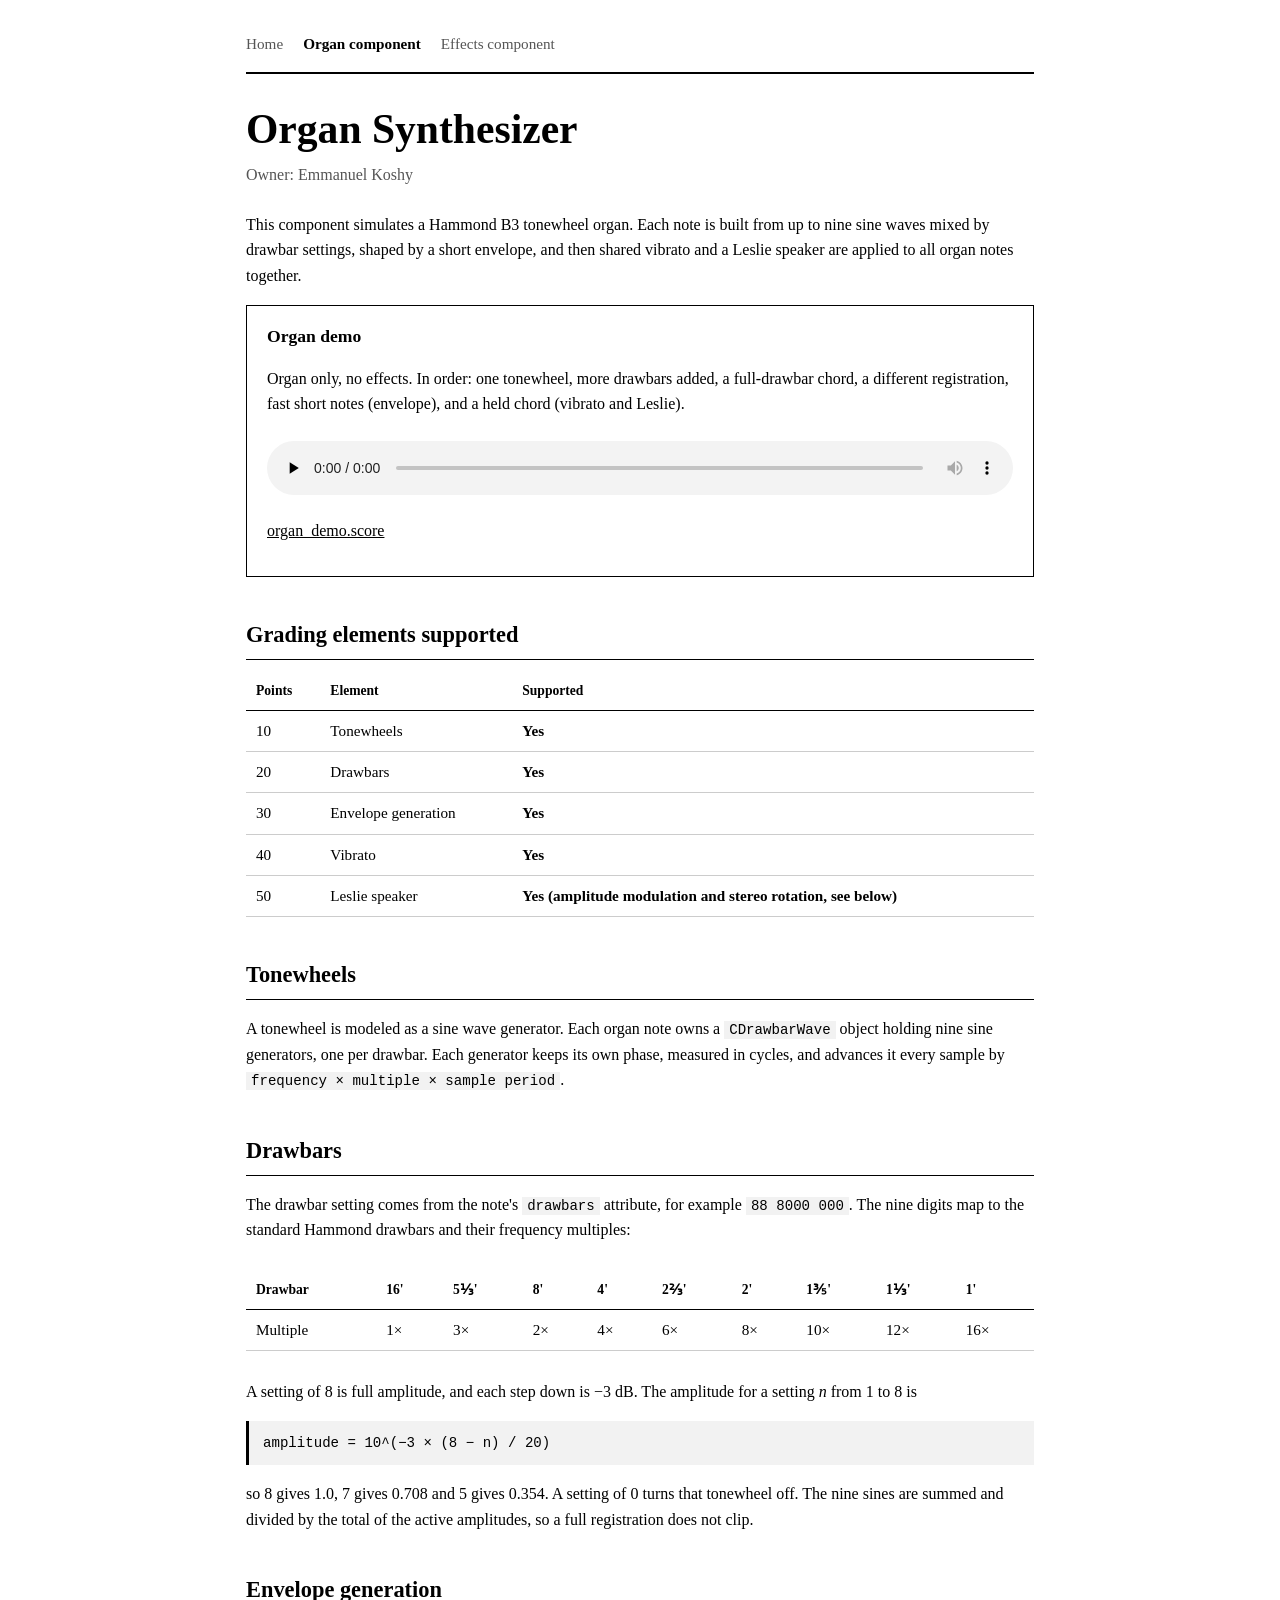
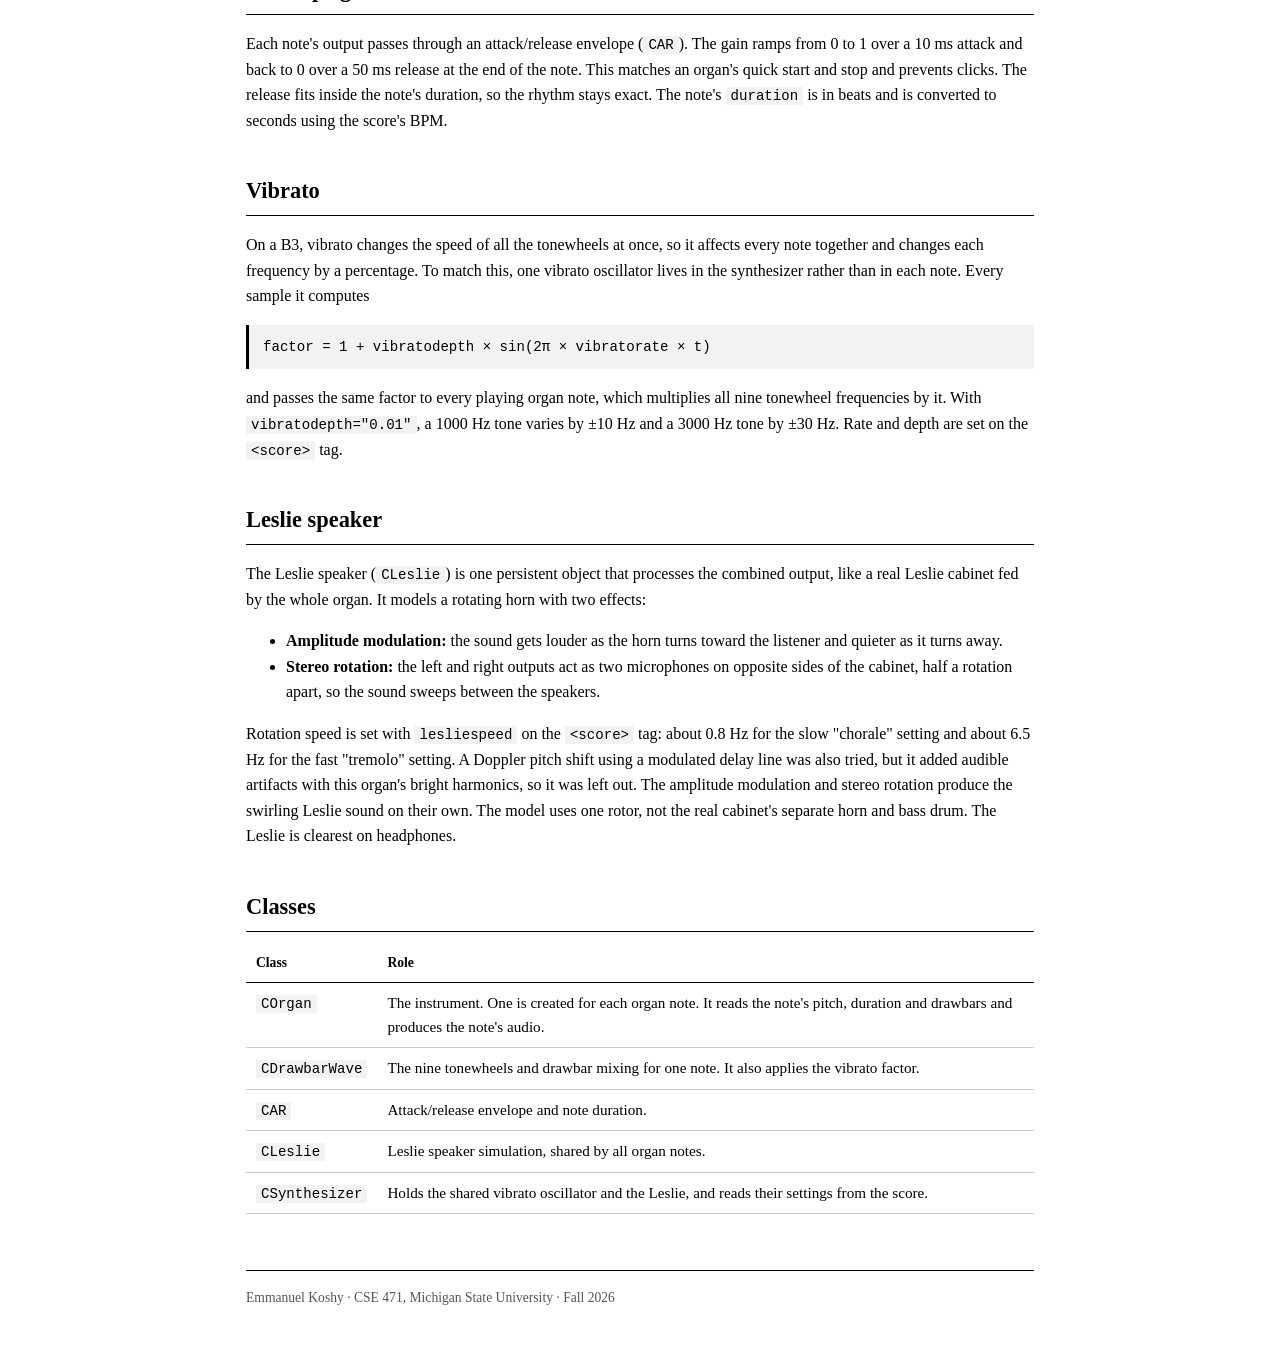
<file: organ (2).html>
<!doctype html>
<html lang="en">
<head>
<meta charset="utf-8">
<meta name="viewport" content="width=device-width, initial-scale=1">
<title>Organ Component</title>
<link rel="stylesheet" href="style.css">
</head>
<body>
<div class="wrap">

<nav>
  <a href="index.html">Home</a>
  <a href="organ.html" aria-current="page">Organ component</a>
  <a href="effects.html">Effects component</a>
</nav>

<h1>Organ Synthesizer</h1>
<p class="sub">Owner: Emmanuel Koshy</p>

<p>This component simulates a Hammond B3 tonewheel organ. Each note is built from up to nine sine waves mixed by drawbar settings, shaped by a short envelope, and then shared vibrato and a Leslie speaker are applied to all organ notes together.</p>

<div class="card">
  <h3>Organ demo</h3>
  <p>Organ only, no effects. In order: one tonewheel, more drawbars added, a full-drawbar chord, a different registration, fast short notes (envelope), and a held chord (vibrato and Leslie).</p>
  <audio controls preload="none" src="organ_demo.mp3"></audio>
  <p><a href="organ_demo.score" download>organ_demo.score</a></p>
</div>

<h2>Grading elements supported</h2>
<table>
  <tr><th>Points</th><th>Element</th><th>Supported</th></tr>
  <tr><td>10</td><td>Tonewheels</td><td class="yes">Yes</td></tr>
  <tr><td>20</td><td>Drawbars</td><td class="yes">Yes</td></tr>
  <tr><td>30</td><td>Envelope generation</td><td class="yes">Yes</td></tr>
  <tr><td>40</td><td>Vibrato</td><td class="yes">Yes</td></tr>
  <tr><td>50</td><td>Leslie speaker</td><td class="yes">Yes (amplitude modulation and stereo rotation, see below)</td></tr>
</table>

<h2>Tonewheels</h2>
<p>A tonewheel is modeled as a sine wave generator. Each organ note owns a <code>CDrawbarWave</code> object holding nine sine generators, one per drawbar. Each generator keeps its own phase, measured in cycles, and advances it every sample by <code>frequency × multiple × sample period</code>.</p>

<h2>Drawbars</h2>
<p>The drawbar setting comes from the note's <code>drawbars</code> attribute, for example <code>88 8000 000</code>. The nine digits map to the standard Hammond drawbars and their frequency multiples:</p>
<div class="table-scroll">
<table>
  <tr><th>Drawbar</th><th>16'</th><th>5⅓'</th><th>8'</th><th>4'</th><th>2⅔'</th><th>2'</th><th>1⅗'</th><th>1⅓'</th><th>1'</th></tr>
  <tr><td>Multiple</td><td>1×</td><td>3×</td><td>2×</td><td>4×</td><td>6×</td><td>8×</td><td>10×</td><td>12×</td><td>16×</td></tr>
</table>
</div>
<p>A setting of 8 is full amplitude, and each step down is −3 dB. The amplitude for a setting <em>n</em> from 1 to 8 is</p>
<pre>amplitude = 10^(−3 × (8 − n) / 20)</pre>
<p>so 8 gives 1.0, 7 gives 0.708 and 5 gives 0.354. A setting of 0 turns that tonewheel off. The nine sines are summed and divided by the total of the active amplitudes, so a full registration does not clip.</p>

<h2>Envelope generation</h2>
<p>Each note's output passes through an attack/release envelope (<code>CAR</code>). The gain ramps from 0 to 1 over a 10 ms attack and back to 0 over a 50 ms release at the end of the note. This matches an organ's quick start and stop and prevents clicks. The release fits inside the note's duration, so the rhythm stays exact. The note's <code>duration</code> is in beats and is converted to seconds using the score's BPM.</p>

<h2>Vibrato</h2>
<p>On a B3, vibrato changes the speed of all the tonewheels at once, so it affects every note together and changes each frequency by a percentage. To match this, one vibrato oscillator lives in the synthesizer rather than in each note. Every sample it computes</p>
<pre>factor = 1 + vibratodepth × sin(2π × vibratorate × t)</pre>
<p>and passes the same factor to every playing organ note, which multiplies all nine tonewheel frequencies by it. With <code>vibratodepth="0.01"</code>, a 1000 Hz tone varies by ±10 Hz and a 3000 Hz tone by ±30 Hz. Rate and depth are set on the <code>&lt;score&gt;</code> tag.</p>

<h2>Leslie speaker</h2>
<p>The Leslie speaker (<code>CLeslie</code>) is one persistent object that processes the combined output, like a real Leslie cabinet fed by the whole organ. It models a rotating horn with two effects:</p>
<ul>
  <li><strong>Amplitude modulation:</strong> the sound gets louder as the horn turns toward the listener and quieter as it turns away.</li>
  <li><strong>Stereo rotation:</strong> the left and right outputs act as two microphones on opposite sides of the cabinet, half a rotation apart, so the sound sweeps between the speakers.</li>
</ul>
<p>Rotation speed is set with <code>lesliespeed</code> on the <code>&lt;score&gt;</code> tag: about 0.8 Hz for the slow "chorale" setting and about 6.5 Hz for the fast "tremolo" setting. A Doppler pitch shift using a modulated delay line was also tried, but it added audible artifacts with this organ's bright harmonics, so it was left out. The amplitude modulation and stereo rotation produce the swirling Leslie sound on their own. The model uses one rotor, not the real cabinet's separate horn and bass drum. The Leslie is clearest on headphones.</p>

<h2>Classes</h2>
<table>
  <tr><th>Class</th><th>Role</th></tr>
  <tr><td><code>COrgan</code></td><td>The instrument. One is created for each organ note. It reads the note's pitch, duration and drawbars and produces the note's audio.</td></tr>
  <tr><td><code>CDrawbarWave</code></td><td>The nine tonewheels and drawbar mixing for one note. It also applies the vibrato factor.</td></tr>
  <tr><td><code>CAR</code></td><td>Attack/release envelope and note duration.</td></tr>
  <tr><td><code>CLeslie</code></td><td>Leslie speaker simulation, shared by all organ notes.</td></tr>
  <tr><td><code>CSynthesizer</code></td><td>Holds the shared vibrato oscillator and the Leslie, and reads their settings from the score.</td></tr>
</table>

<footer>Emmanuel Koshy · CSE 471, Michigan State University · Fall 2026</footer>

</div>
</body>
</html>
</file>
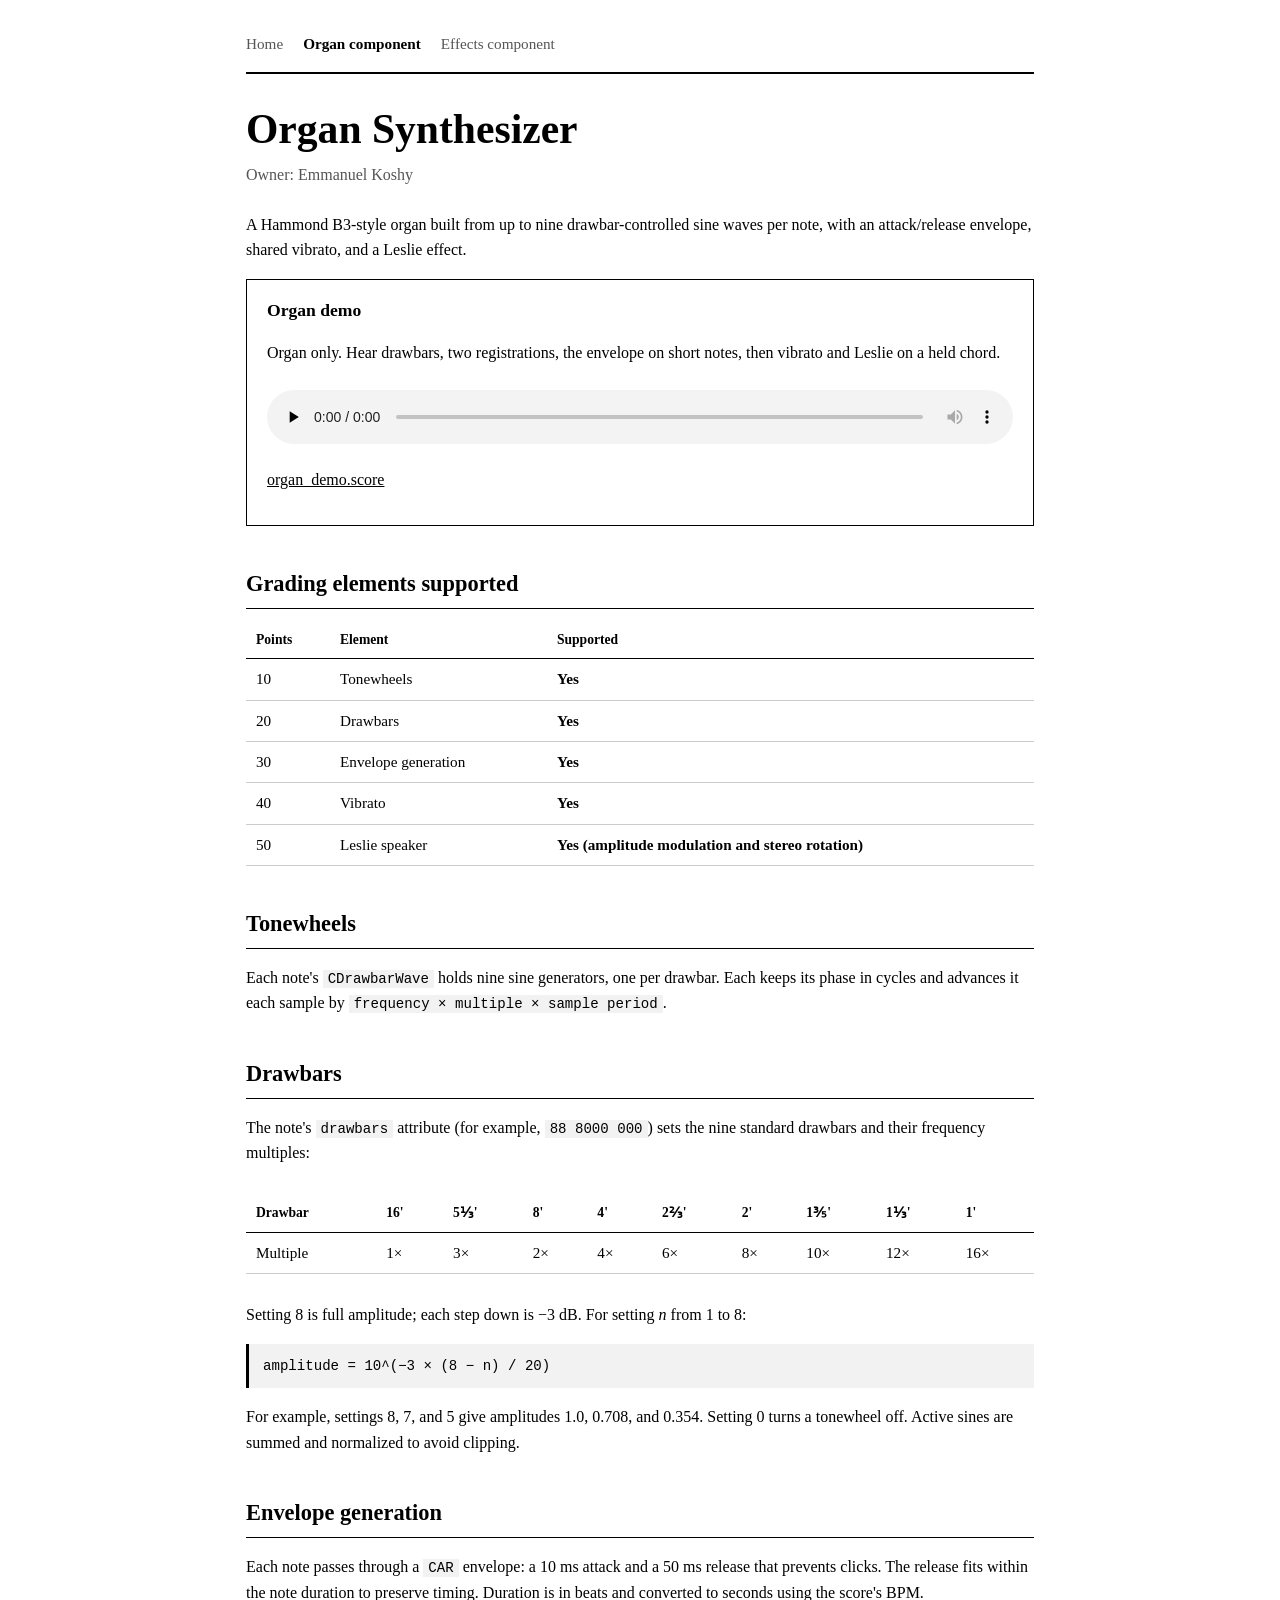
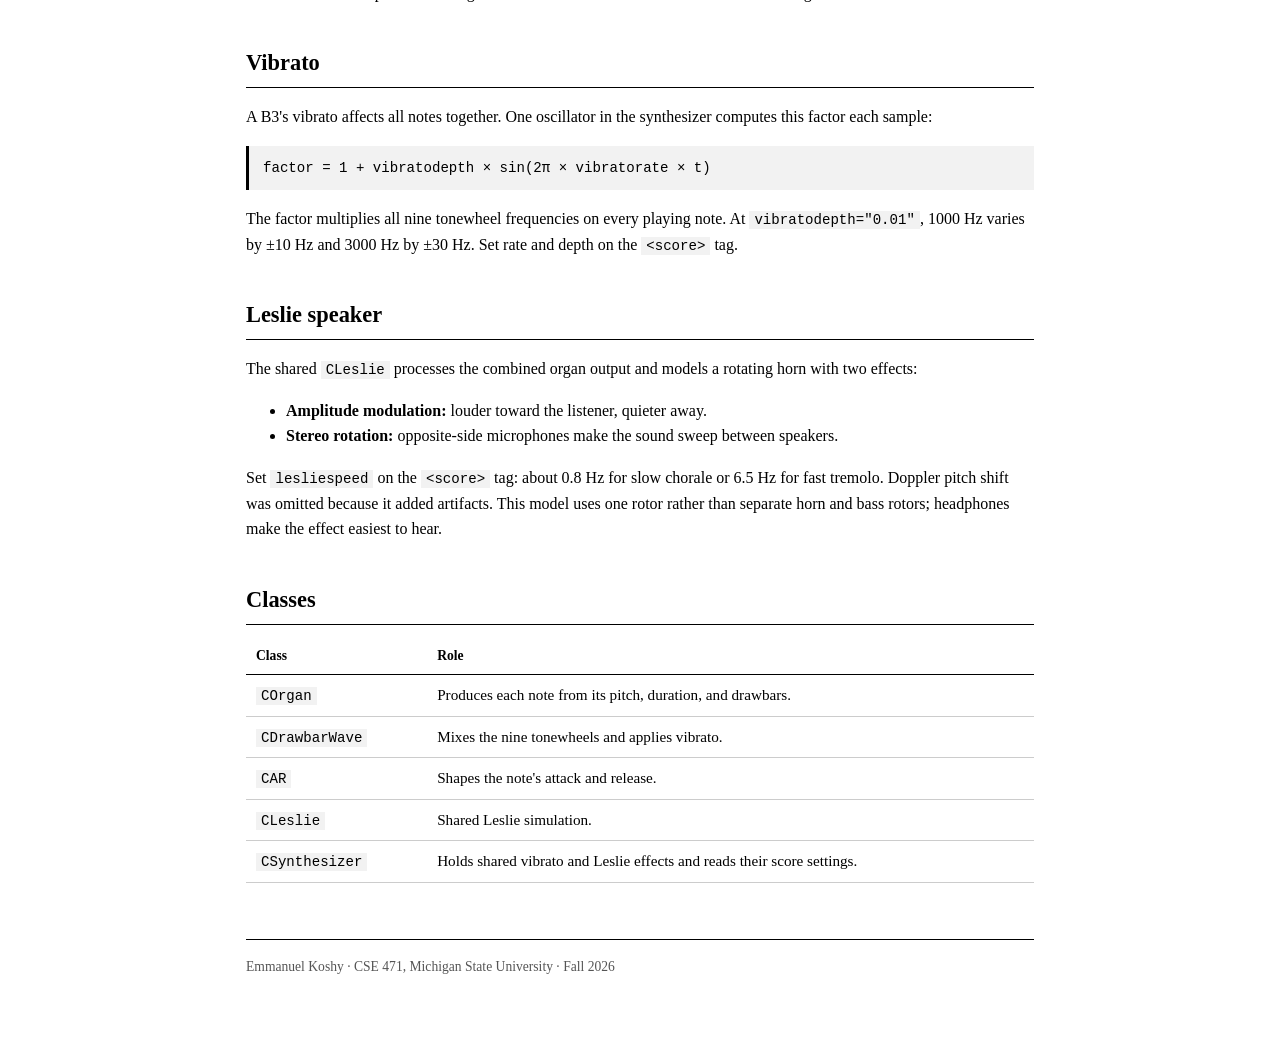
<file: organ.html>
<!doctype html>
<html lang="en">
<head>
<meta charset="utf-8">
<meta name="viewport" content="width=device-width, initial-scale=1">
<title>Organ Component</title>
<link rel="stylesheet" href="style.css">
</head>
<body>
<div class="wrap">

<nav>
  <a href="index.html">Home</a>
  <a href="organ.html" aria-current="page">Organ component</a>
  <a href="effects.html">Effects component</a>
</nav>

<h1>Organ Synthesizer</h1>
<p class="sub">Owner: Emmanuel Koshy</p>

<p>A Hammond B3-style organ built from up to nine drawbar-controlled sine waves per note, with an attack/release envelope, shared vibrato, and a Leslie effect.</p>

<div class="card">
  <h3>Organ demo</h3>
  <p>Organ only. Hear drawbars, two registrations, the envelope on short notes, then vibrato and Leslie on a held chord.</p>
  <audio controls preload="none" src="organ_demo.mp3"></audio>
  <p><a href="organ_demo.score" download>organ_demo.score</a></p>
</div>

<h2>Grading elements supported</h2>
<table>
  <tr><th>Points</th><th>Element</th><th>Supported</th></tr>
  <tr><td>10</td><td>Tonewheels</td><td class="yes">Yes</td></tr>
  <tr><td>20</td><td>Drawbars</td><td class="yes">Yes</td></tr>
  <tr><td>30</td><td>Envelope generation</td><td class="yes">Yes</td></tr>
  <tr><td>40</td><td>Vibrato</td><td class="yes">Yes</td></tr>
  <tr><td>50</td><td>Leslie speaker</td><td class="yes">Yes (amplitude modulation and stereo rotation)</td></tr>
</table>

<h2>Tonewheels</h2>
<p>Each note's <code>CDrawbarWave</code> holds nine sine generators, one per drawbar. Each keeps its phase in cycles and advances it each sample by <code>frequency × multiple × sample period</code>.</p>

<h2>Drawbars</h2>
<p>The note's <code>drawbars</code> attribute (for example, <code>88 8000 000</code>) sets the nine standard drawbars and their frequency multiples:</p>
<div class="table-scroll">
<table>
  <tr><th>Drawbar</th><th>16'</th><th>5⅓'</th><th>8'</th><th>4'</th><th>2⅔'</th><th>2'</th><th>1⅗'</th><th>1⅓'</th><th>1'</th></tr>
  <tr><td>Multiple</td><td>1×</td><td>3×</td><td>2×</td><td>4×</td><td>6×</td><td>8×</td><td>10×</td><td>12×</td><td>16×</td></tr>
</table>
</div>
<p>Setting 8 is full amplitude; each step down is −3 dB. For setting <em>n</em> from 1 to 8:</p>
<pre>amplitude = 10^(−3 × (8 − n) / 20)</pre>
<p>For example, settings 8, 7, and 5 give amplitudes 1.0, 0.708, and 0.354. Setting 0 turns a tonewheel off. Active sines are summed and normalized to avoid clipping.</p>

<h2>Envelope generation</h2>
<p>Each note passes through a <code>CAR</code> envelope: a 10 ms attack and a 50 ms release that prevents clicks. The release fits within the note duration to preserve timing. Duration is in beats and converted to seconds using the score's BPM.</p>

<h2>Vibrato</h2>
<p>A B3's vibrato affects all notes together. One oscillator in the synthesizer computes this factor each sample:</p>
<pre>factor = 1 + vibratodepth × sin(2π × vibratorate × t)</pre>
<p>The factor multiplies all nine tonewheel frequencies on every playing note. At <code>vibratodepth="0.01"</code>, 1000 Hz varies by ±10 Hz and 3000 Hz by ±30 Hz. Set rate and depth on the <code>&lt;score&gt;</code> tag.</p>

<h2>Leslie speaker</h2>
<p>The shared <code>CLeslie</code> processes the combined organ output and models a rotating horn with two effects:</p>
<ul>
  <li><strong>Amplitude modulation:</strong> louder toward the listener, quieter away.</li>
  <li><strong>Stereo rotation:</strong> opposite-side microphones make the sound sweep between speakers.</li>
</ul>
<p>Set <code>lesliespeed</code> on the <code>&lt;score&gt;</code> tag: about 0.8 Hz for slow chorale or 6.5 Hz for fast tremolo. Doppler pitch shift was omitted because it added artifacts. This model uses one rotor rather than separate horn and bass rotors; headphones make the effect easiest to hear.</p>

<h2>Classes</h2>
<table>
  <tr><th>Class</th><th>Role</th></tr>
  <tr><td><code>COrgan</code></td><td>Produces each note from its pitch, duration, and drawbars.</td></tr>
  <tr><td><code>CDrawbarWave</code></td><td>Mixes the nine tonewheels and applies vibrato.</td></tr>
  <tr><td><code>CAR</code></td><td>Shapes the note's attack and release.</td></tr>
  <tr><td><code>CLeslie</code></td><td>Shared Leslie simulation.</td></tr>
  <tr><td><code>CSynthesizer</code></td><td>Holds shared vibrato and Leslie effects and reads their score settings.</td></tr>
</table>

<footer>Emmanuel Koshy · CSE 471, Michigan State University · Fall 2026</footer>

</div>
</body>
</html>
</file>
<file: style.css>
:root {
  --bg: #ffffff;
  --ink: #000000;
  --muted: #555555;
  --rule: #000000;
  --soft-rule: #cccccc;
  --code-bg: #f2f2f2;
}

* { box-sizing: border-box; }

body {
  margin: 0;
  background: var(--bg);
  color: var(--ink);
  font-family: "Times New Roman", Times, serif;
  line-height: 1.6;
}

.wrap {
  max-width: 820px;
  margin: 0 auto;
  padding: 32px 16px 64px;
}

nav {
  display: flex;
  flex-wrap: wrap;
  gap: 20px;
  font-size: 0.95rem;
  padding-bottom: 16px;
  border-bottom: 2px solid var(--rule);
  margin-bottom: 32px;
}

nav a { color: var(--muted); text-decoration: none; }
nav a:hover { color: var(--ink); }
nav a[aria-current="page"] { color: var(--ink); font-weight: 700; }

h1 { font-size: 2.6rem; line-height: 1.15; margin: 0 0 8px; }
h2 { font-size: 1.4rem; margin: 40px 0 12px; border-bottom: 1px solid var(--rule); padding-bottom: 6px; }
h3 { font-size: 1.1rem; margin: 24px 0 8px; }

.sub { color: var(--muted); margin: 0 0 24px; }

a { color: var(--ink); text-decoration: underline; }

.card {
  border: 1px solid var(--rule);
  padding: 16px 20px;
  margin: 16px 0;
}

.card h3 { margin-top: 0; }

audio { width: 100%; margin-top: 8px; filter: grayscale(1); }

table {
  width: 100%;
  border-collapse: collapse;
  font-size: 0.95rem;
  margin: 12px 0;
}

th, td {
  text-align: left;
  vertical-align: top;
  padding: 8px 10px;
  border-bottom: 1px solid var(--soft-rule);
}

th {
  font-size: 0.85rem;
  font-weight: 700;
  border-bottom: 1px solid var(--rule);
}

code, pre {
  font-size: 0.88rem;
  background: var(--code-bg);
}

code { padding: 1px 5px; }

pre {
  padding: 12px 14px;
  overflow-x: auto;
  line-height: 1.45;
  border-left: 3px solid var(--rule);
}

details pre { max-height: 480px; overflow: auto; }

summary { cursor: pointer; text-decoration: underline; }

.yes { font-weight: 700; }

.table-scroll { overflow-x: auto; }

footer {
  margin-top: 56px;
  padding-top: 16px;
  border-top: 1px solid var(--rule);
  color: var(--muted);
  font-size: 0.85rem;
}
</file>
